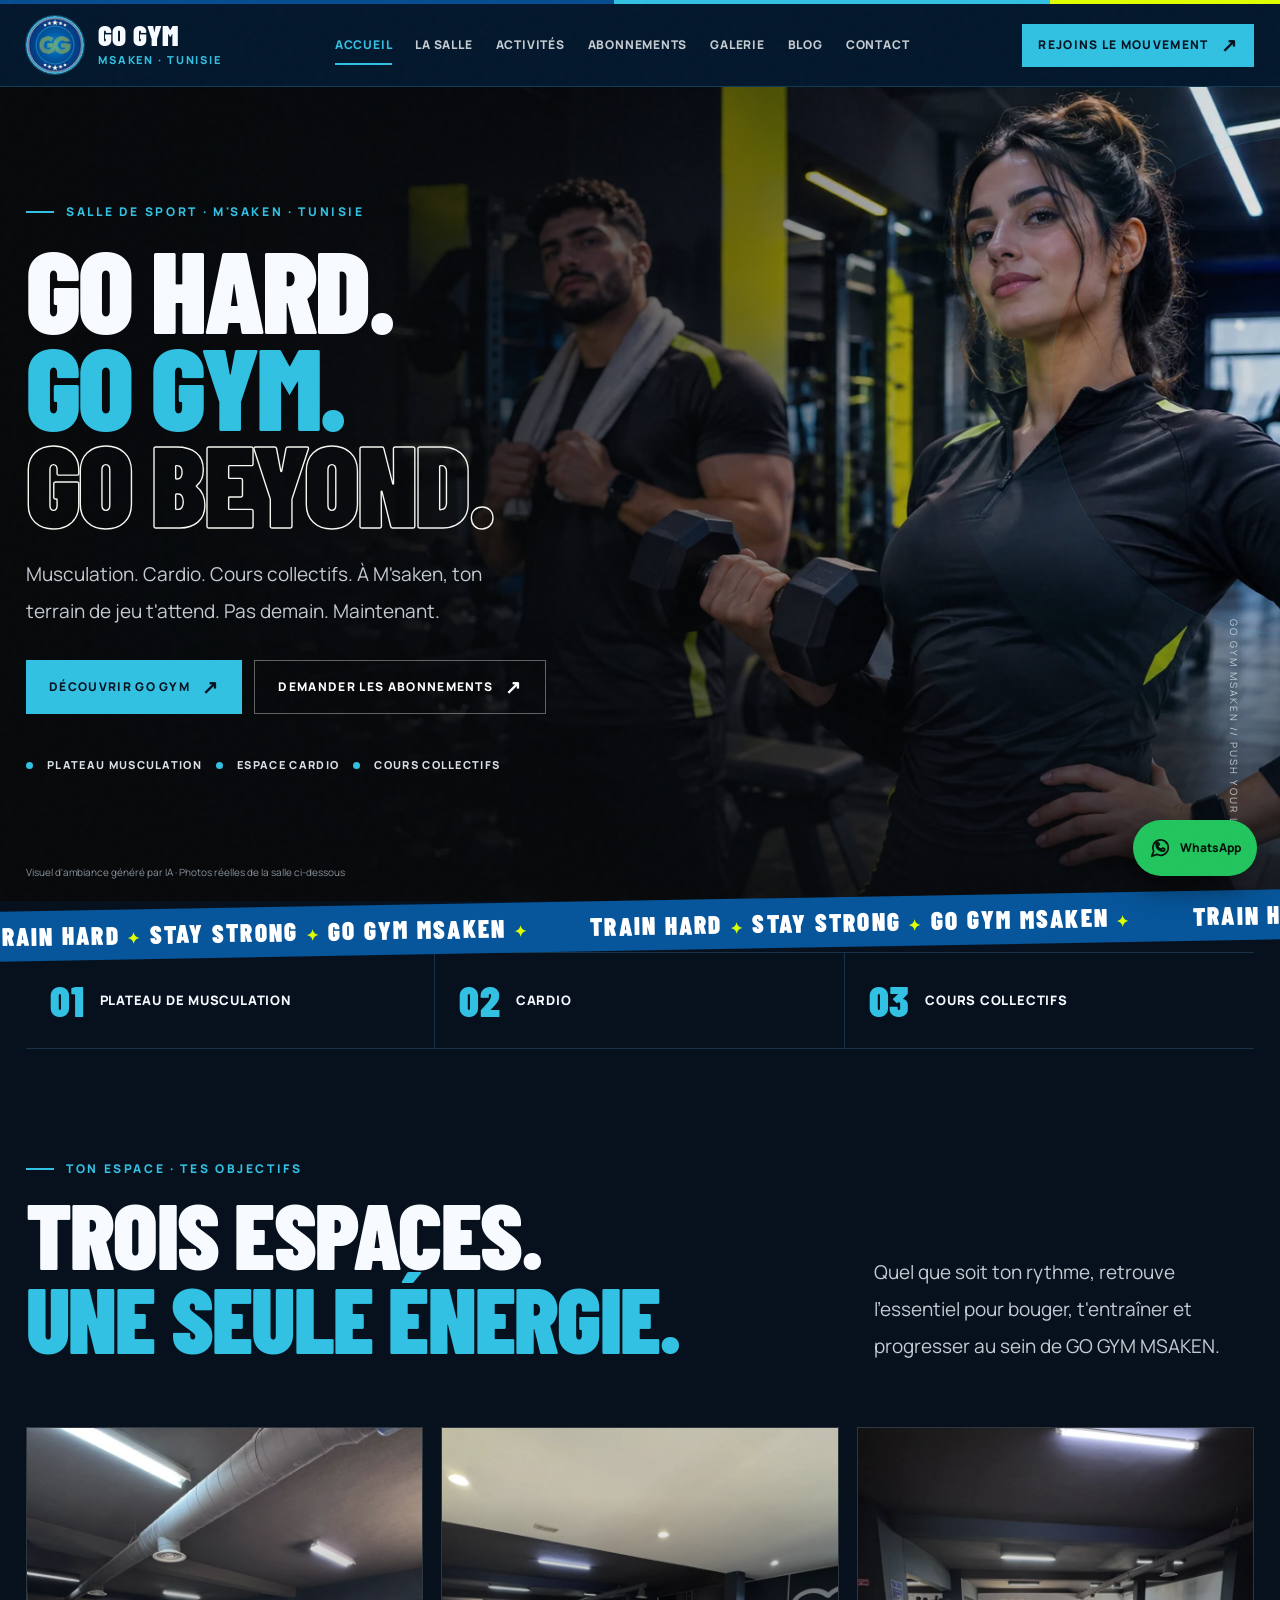
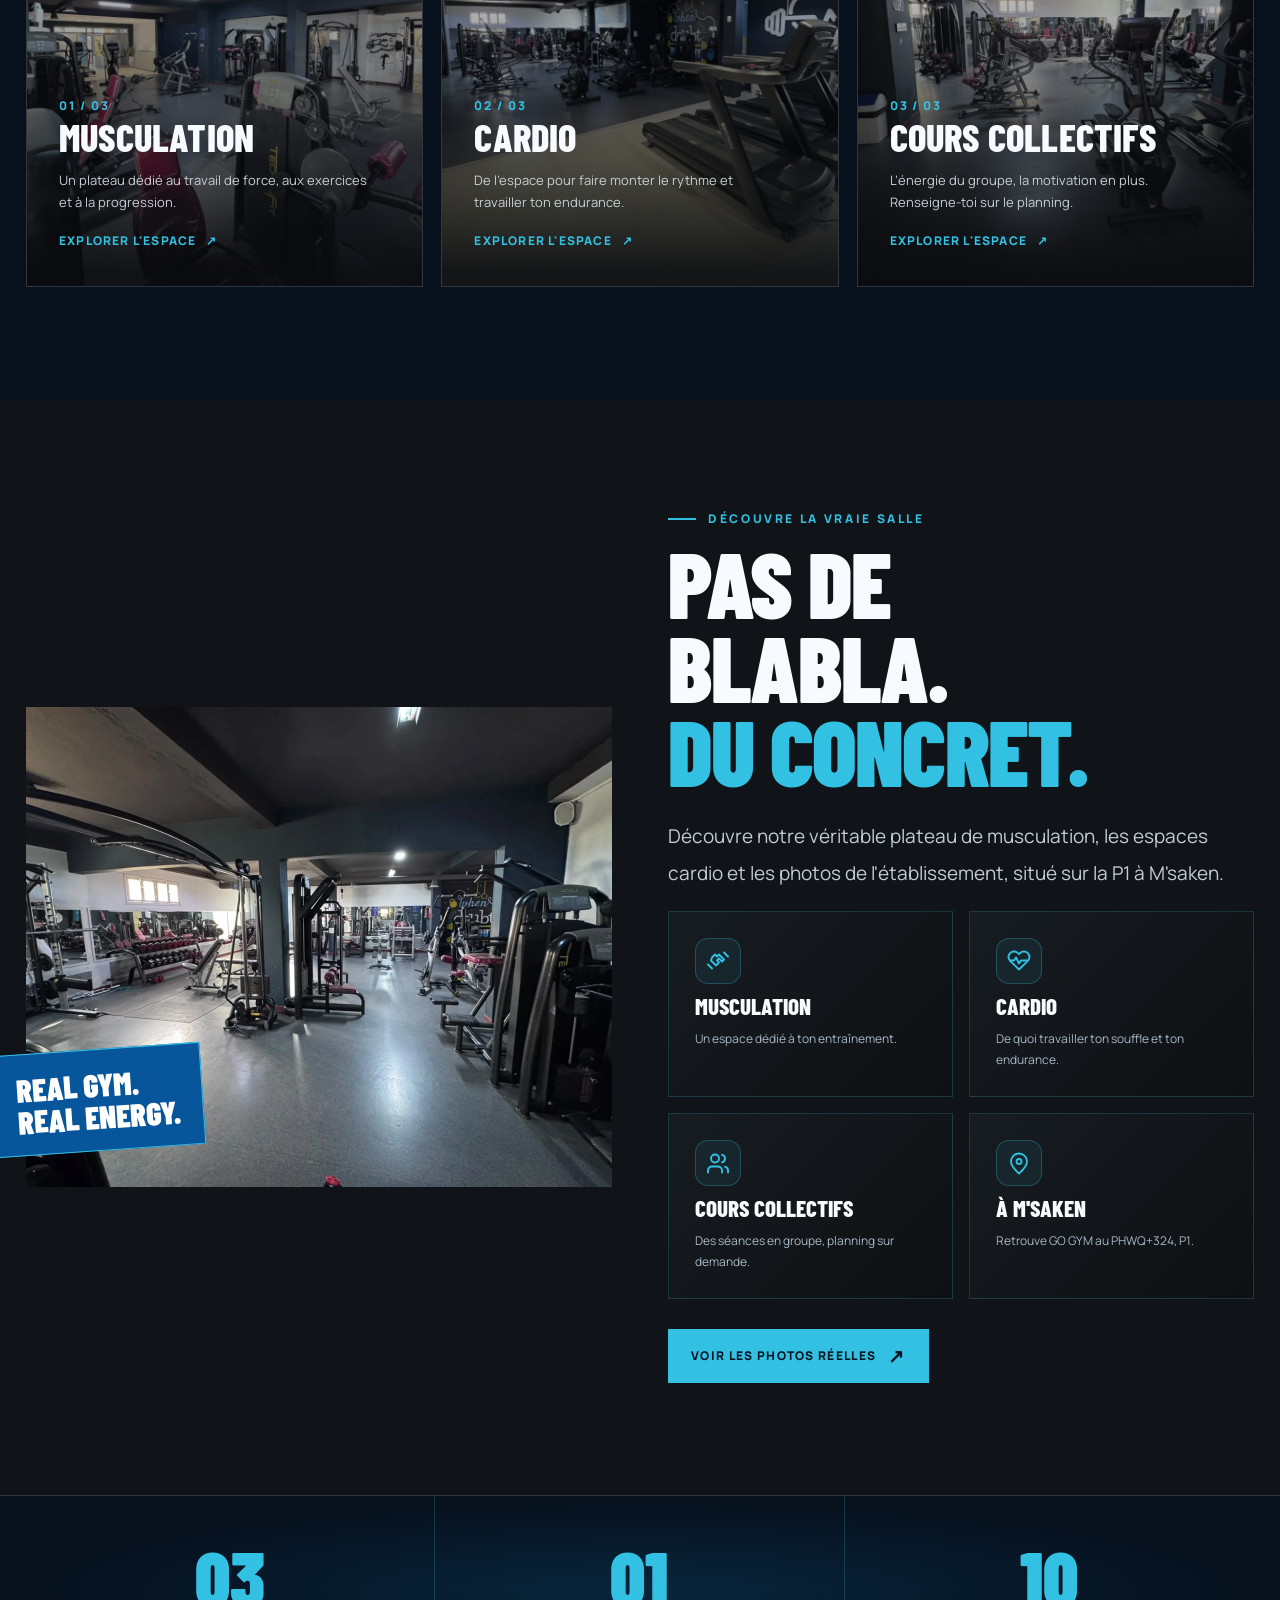
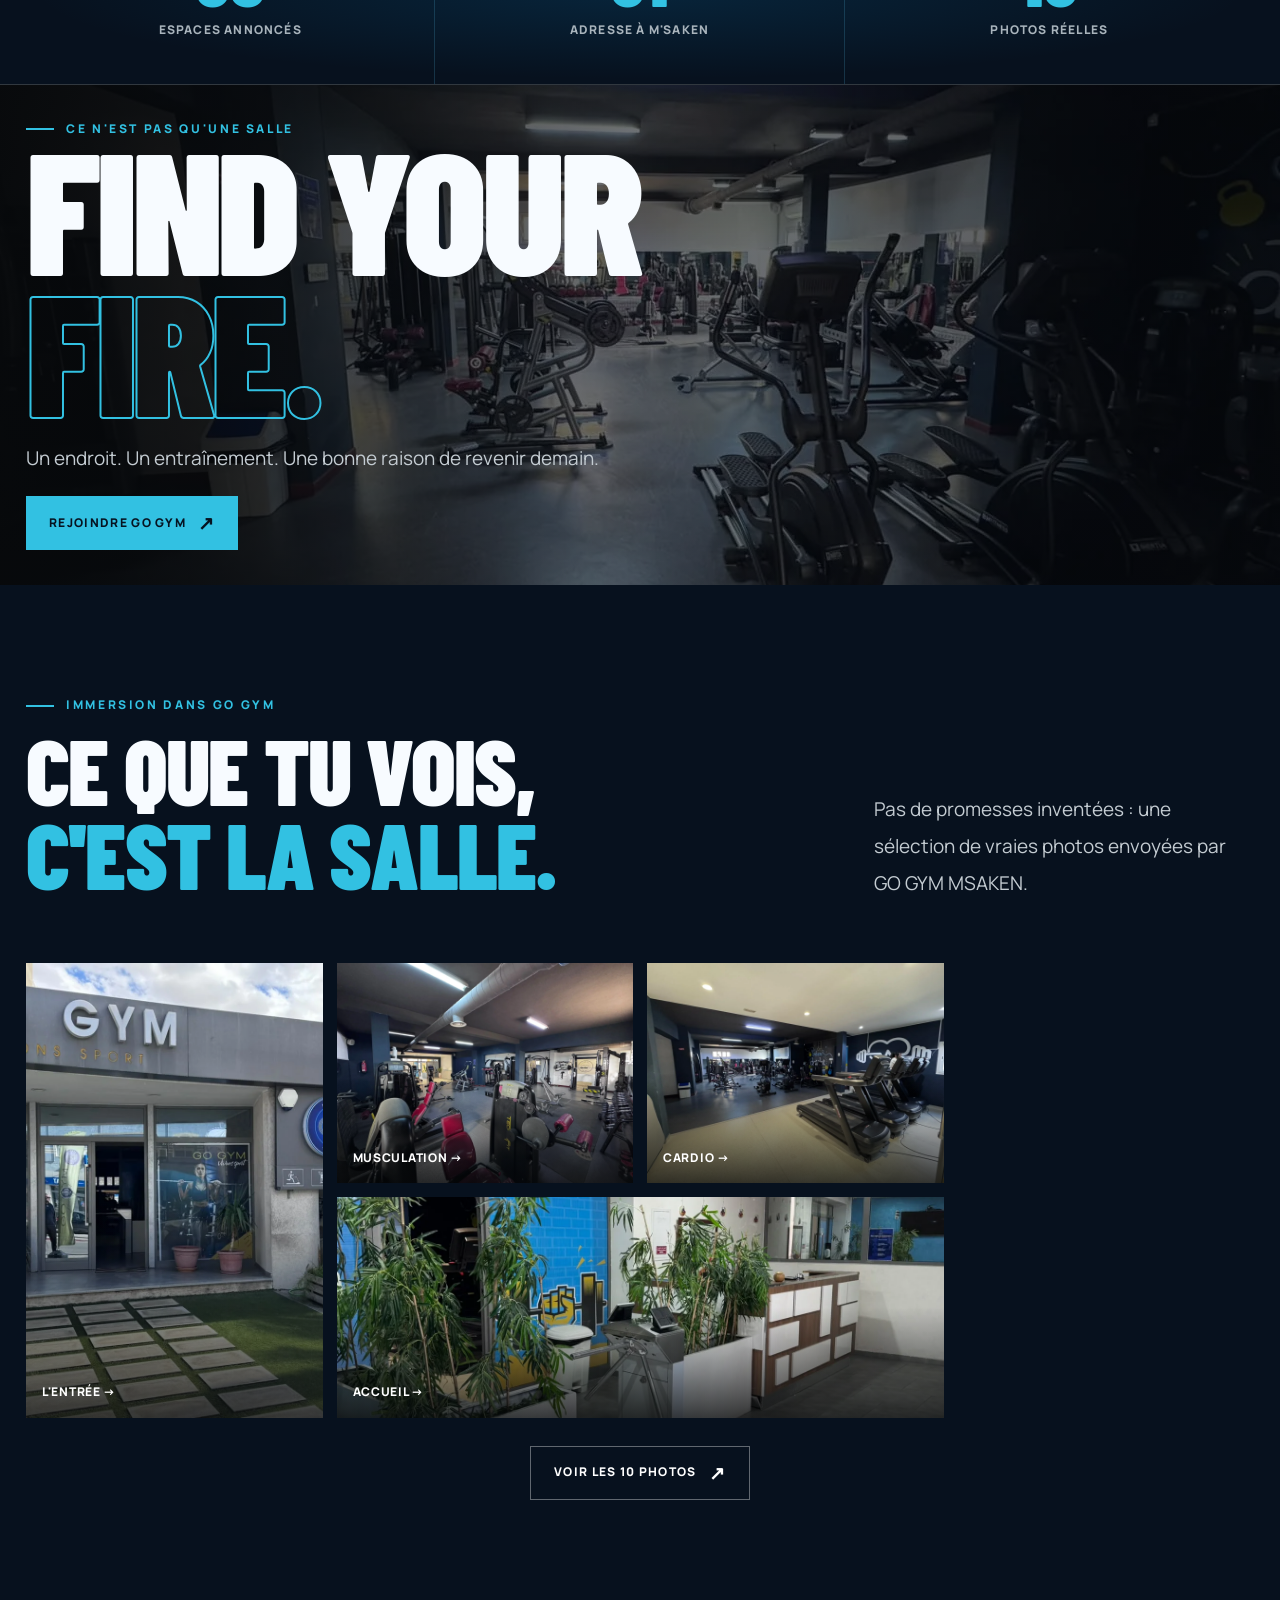
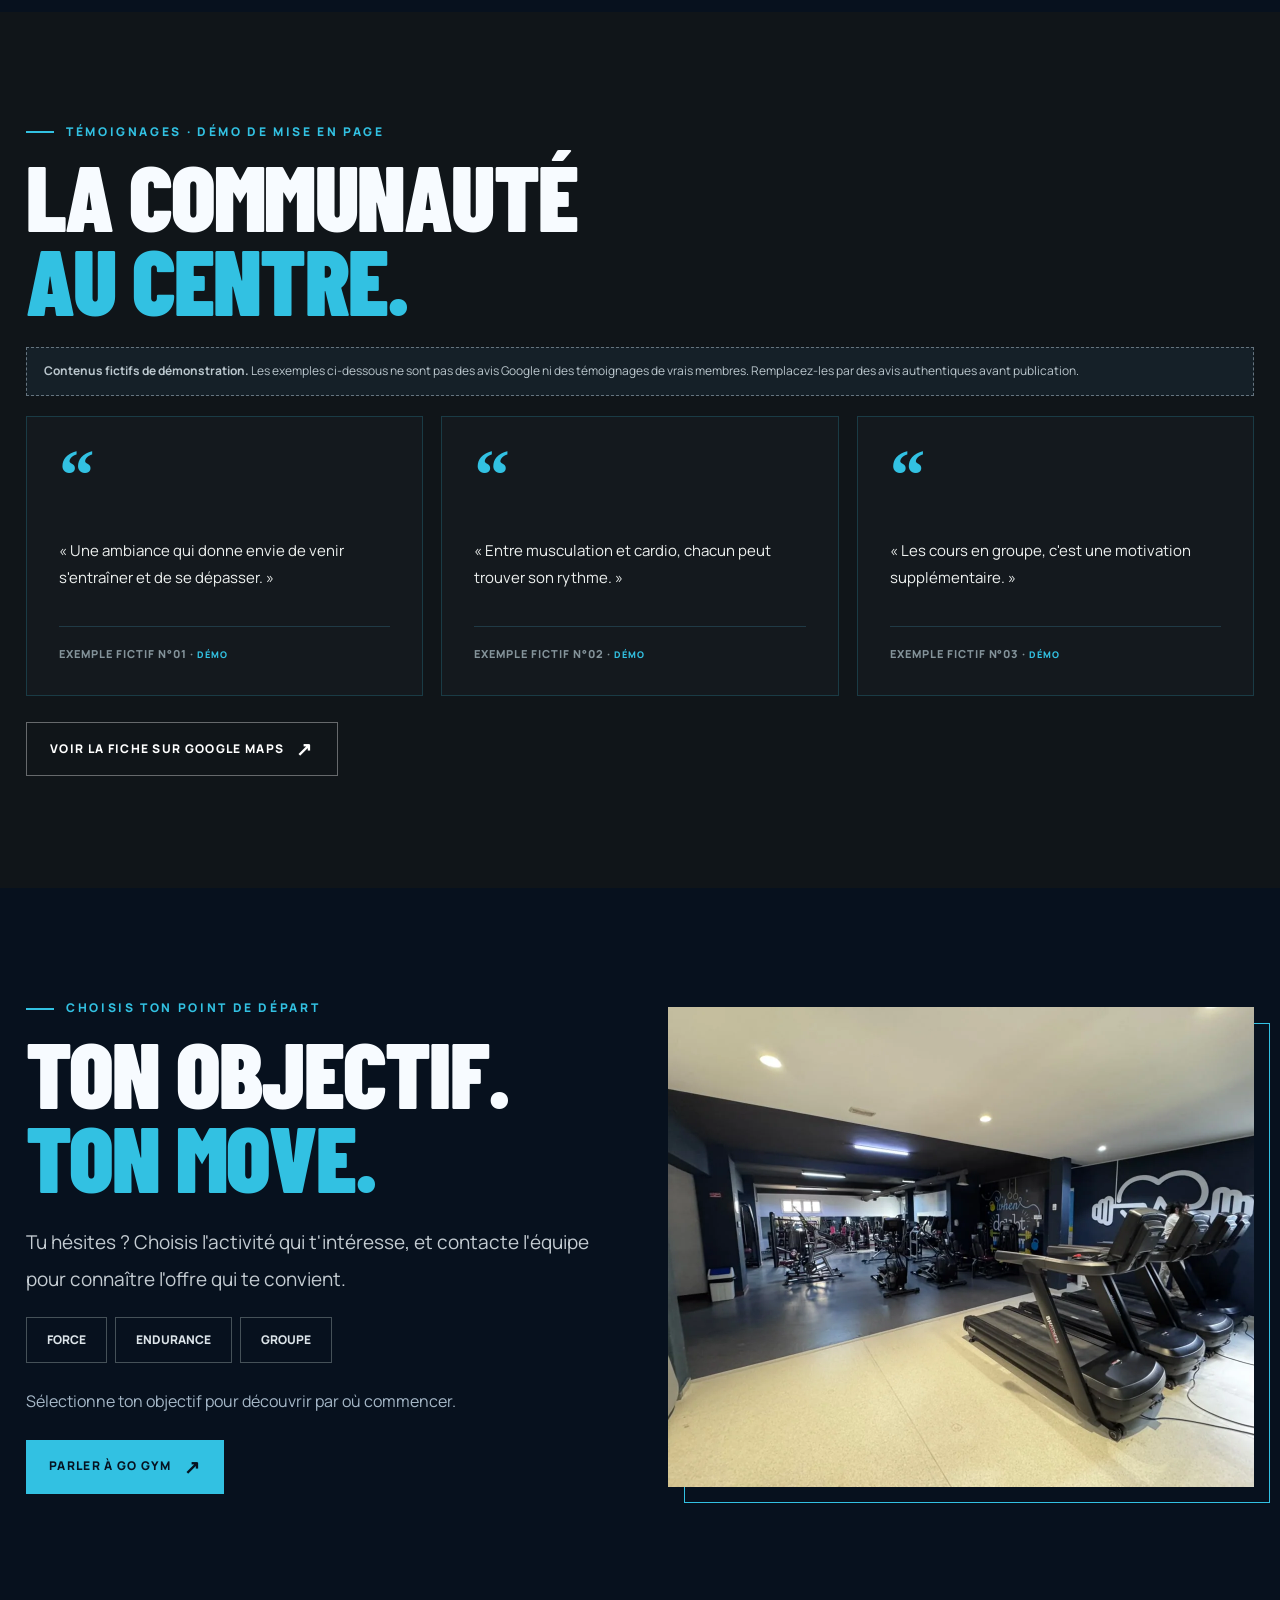
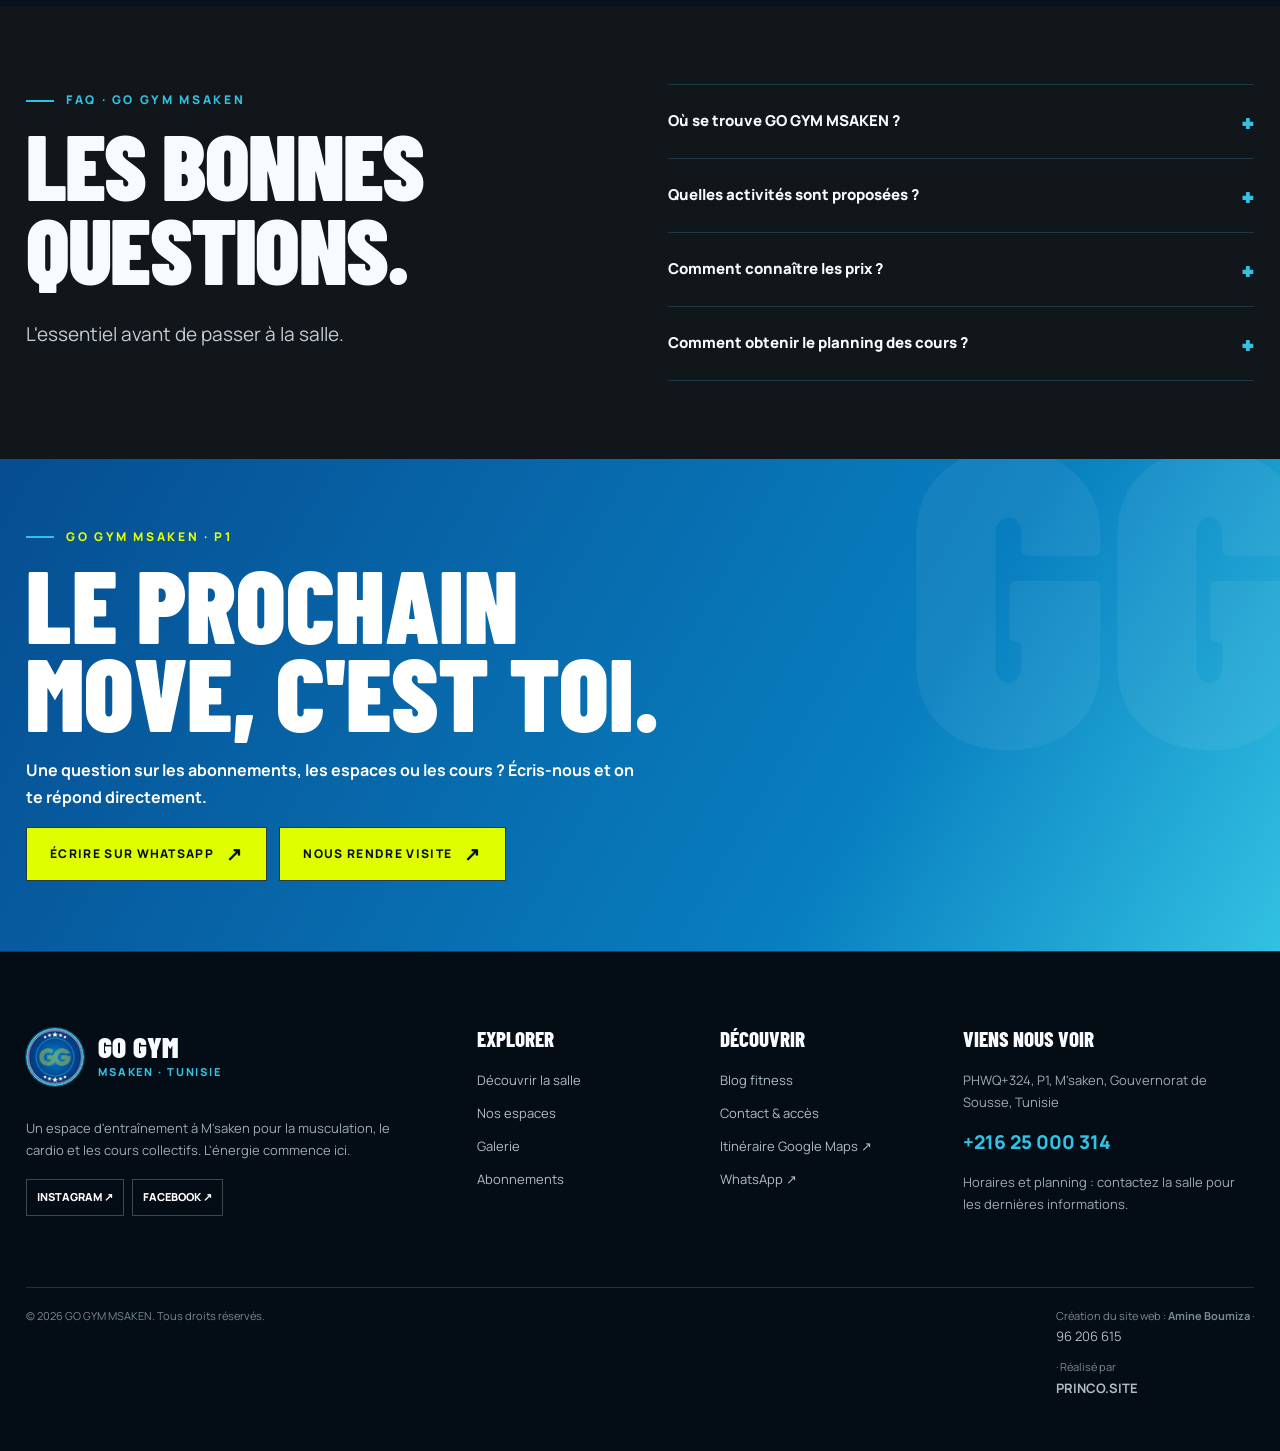
<file: index.html>
<!doctype html>
<html lang="fr-TN"><head><meta charset="utf-8"><meta name="viewport" content="width=device-width, initial-scale=1"><meta name="theme-color" content="#090b0e"><meta name="description" content="GO GYM MSAKEN, salle de sport à M&#x27;saken sur la P1 : plateau de musculation, cardio et cours collectifs. Découvrez la salle, les photos et contactez-nous."><meta name="robots" content="index,follow,max-image-preview:large"><title>Salle de sport à M&#x27;saken : musculation, cardio &amp; cours collectifs | GO GYM MSAKEN</title><meta property="og:type" content="website"><meta property="og:site_name" content="GO GYM MSAKEN"><meta property="og:locale" content="fr_TN"><meta property="og:title" content="Salle de sport à M&#x27;saken : musculation, cardio &amp; cours collectifs | GO GYM MSAKEN"><meta property="og:description" content="GO GYM MSAKEN, salle de sport à M&#x27;saken sur la P1 : plateau de musculation, cardio et cours collectifs. Découvrez la salle, les photos et contactez-nous."><meta name="twitter:card" content="summary_large_image"><link rel="icon" type="image/png" sizes="96x96" href="assets/icons/favicon.png"><link rel="shortcut icon" href="assets/icons/favicon.png"><meta name="application-name" content="GO GYM MSAKEN"><link rel="preconnect" href="https://fonts.googleapis.com"><link rel="preconnect" href="https://fonts.gstatic.com" crossorigin><link rel="stylesheet" href="css/style.css"><script type="application/ld+json">{
  "@context": "https://schema.org",
  "@type": "ExerciseGym",
  "name": "GO GYM MSAKEN",
  "description": "Salle de sport à M’saken avec plateau de musculation, cardio et salle de cours collectifs.",
  "telephone": "+21625000314",
  "address": {
    "@type": "PostalAddress",
    "streetAddress": "PHWQ+324, P1",
    "addressLocality": "M'saken",
    "addressRegion": "Sousse",
    "addressCountry": "TN"
  },
  "hasMap": "https://www.google.com/maps/search/?api=1&query=Go%20Gym%20Msaken%20PHWQ%2B324",
  "sameAs": [
    "https://www.instagram.com/gogym.msaken/",
    "https://www.facebook.com/gogym.tn/?locale=fr_FR"
  ],
  "availableLanguage": [
    "fr",
    "ar"
  ],
  "url": "https://gogymmsaken.com/",
  "logo": "https://gogymmsaken.com/assets/icons/go-gym-original.png",
  "image": "https://gogymmsaken.com/assets/images/facade-go-gym.webp"
}</script><link rel="canonical" href="https://gogymmsaken.com/"><meta property="og:url" content="https://gogymmsaken.com/"><meta property="og:image" content="https://gogymmsaken.com/assets/icons/go-gym-original.png"><meta property="og:image:alt" content="Logo officiel GO GYM MSAKEN"><meta name="twitter:image" content="https://gogymmsaken.com/assets/icons/go-gym-original.png"></head><body>
<a href="#contenu" class="skip">Aller au contenu</a><div class="topline"></div><header class="header"><nav class="nav container" aria-label="Navigation principale"><a class="brand" href="index.html" aria-label="GO GYM MSAKEN accueil"><span class="brand-mark" aria-hidden="true"><img src="assets/icons/go-gym-original.png" width="56" height="56" alt="" decoding="async"></span><span class="brand-type">GO GYM<span>MSAKEN · TUNISIE</span></span></a><div class="nav-links" id="main-nav"><a href="index.html" class="active" aria-current=page>Accueil</a><a href="la-salle.html" class="" >La salle</a><a href="activites.html" class="" >Activités</a><a href="abonnements.html" class="" >Abonnements</a><a href="galerie.html" class="" >Galerie</a><a href="blog/index.html" class="" >Blog</a><a href="contact.html" class="" >Contact</a></div><div class="nav-actions"><a class="btn btn-primary" href="https://wa.me/21625000314?text=Bonjour%20GO%20GYM%20MSAKEN%2C%20je%20souhaite%20des%20informations%20sur%20la%20salle." target="_blank" rel="noopener noreferrer">Rejoins le mouvement <span class="arrow" aria-hidden="true">↗</span></a><button class="menu-toggle" aria-controls="main-nav" aria-expanded="false" aria-label="Ouvrir le menu"><svg width="23" height="23" viewBox="0 0 24 24" fill="none" stroke="currentColor" stroke-width="1.9" stroke-linecap="round" aria-hidden="true"><path d="M4 6h16M4 12h16M4 18h16"/></svg></button></div></nav></header><main id="contenu"><section class="hero" aria-label="GO GYM MSAKEN"><div class="hero-image" style="background-image:url('assets/images/hero-ai.webp')"></div><div class="container hero-inner"><div class="eyebrow">SALLE DE SPORT · M'SAKEN · TUNISIE</div><h1 class="heading">GO HARD.<br><span class="accent">GO GYM.</span><br><span class="outline-word">GO BEYOND.</span></h1><p class="lede">Musculation. Cardio. Cours collectifs. À M'saken, ton terrain de jeu t'attend. Pas demain. Maintenant.</p><div class="button-pair"><a class="btn btn-primary" href="la-salle.html" >Découvrir GO GYM <span class="arrow" aria-hidden="true">↗</span></a><a class="btn btn-outline" href="https://wa.me/21625000314?text=Bonjour%20GO%20GYM%20MSAKEN%2C%20je%20souhaite%20des%20informations%20sur%20la%20salle." target="_blank" rel="noopener noreferrer">Demander les abonnements <span class="arrow" aria-hidden="true">↗</span></a></div><div class="hero-badges"><span class="dot"></span> Plateau musculation <span class="dot"></span> Espace cardio <span class="dot"></span> Cours collectifs</div></div><div class="hero-rail">GO GYM MSAKEN // PUSH YOUR LIMITS</div><span class="hero-disclaimer">Visuel d'ambiance généré par IA · Photos réelles de la salle ci-dessous</span></section>
<div class="ticker" aria-hidden="true"><div class="ticker-track"><span>TRAIN HARD <b>✦</b> STAY STRONG <b>✦</b> GO GYM MSAKEN <b>✦</b></span> <span>TRAIN HARD <b>✦</b> STAY STRONG <b>✦</b> GO GYM MSAKEN <b>✦</b></span> <span>TRAIN HARD <b>✦</b> STAY STRONG <b>✦</b> GO GYM MSAKEN <b>✦</b></span> <span>TRAIN HARD <b>✦</b> STAY STRONG <b>✦</b> GO GYM MSAKEN <b>✦</b></span></div></div>
<section class="container trust-strip" aria-label="Nos trois espaces"><div class="trust-item"><span class="trust-icon">01</span> Plateau de musculation</div><div class="trust-item"><span class="trust-icon">02</span> Cardio</div><div class="trust-item"><span class="trust-icon">03</span> Cours collectifs</div></section>
<section class="section container" id="espaces"><div class="section-head reveal"><div><div class="eyebrow">Ton espace · Tes objectifs</div><h2 class="h2">TROIS ESPACES.<br><span class="accent">UNE SEULE ÉNERGIE.</span></h2></div><p class="lede">Quel que soit ton rythme, retrouve l'essentiel pour bouger, t'entraîner et progresser au sein de GO GYM MSAKEN.</p></div><div class="three-cols"><a href="activites.html#musculation" class="service-card reveal"><img src="assets/images/musculation-machines.webp" loading="lazy" decoding="async" alt="Musculation à GO GYM MSAKEN" ><div class="service-content"><span class="service-number">01 / 03</span><h3 class="h3">Musculation</h3><p>Un plateau dédié au travail de force, aux exercices et à la progression.</p><span class="card-link">Explorer l'espace <span aria-hidden="true">↗</span></span></div></a><a href="activites.html#cardio" class="service-card reveal"><img src="assets/images/cardio-tapis.webp" loading="lazy" decoding="async" alt="Cardio à GO GYM MSAKEN" ><div class="service-content"><span class="service-number">02 / 03</span><h3 class="h3">Cardio</h3><p>De l’espace pour faire monter le rythme et travailler ton endurance.</p><span class="card-link">Explorer l'espace <span aria-hidden="true">↗</span></span></div></a><a href="activites.html#cours" class="service-card reveal"><img src="assets/images/cardio-espace.webp" loading="lazy" decoding="async" alt="Cours collectifs à GO GYM MSAKEN" ><div class="service-content"><span class="service-number">03 / 03</span><h3 class="h3">Cours collectifs</h3><p>L’énergie du groupe, la motivation en plus. Renseigne-toi sur le planning.</p><span class="card-link">Explorer l'espace <span aria-hidden="true">↗</span></span></div></a></div></section>
<section class="section" style="background:#101418"><div class="container two-cols"><div class="photo-frame reveal"><img src="assets/images/musculation-interieur.webp" loading="lazy" decoding="async" alt="Photo réelle du plateau de musculation GO GYM MSAKEN" ><div class="photo-stamp">REAL GYM.<br>REAL ENERGY.</div></div><div class="reveal"><div class="eyebrow">Découvre la vraie salle</div><h2 class="h2">PAS DE<br>BLABLA.<br><span class="accent">DU CONCRET.</span></h2><p class="lede">Découvre notre véritable plateau de musculation, les espaces cardio et les photos de l'établissement, situé sur la P1 à M'saken.</p><div class="feature-grid"><div class="feature"><span class="glyph"><svg width="24" height="24" viewBox="0 0 24 24" fill="none" stroke="currentColor" stroke-width="1.9" stroke-linecap="round" stroke-linejoin="round" aria-hidden="true"><path d="m6 9 3-3 2 2 2-2 5 5-2 2-3-3-2 2 2 2-3 3-5-5z"/><path d="M2 16l4 4m12-16 4 4"/></svg></span><b>Musculation</b><p>Un espace dédié à ton entraînement.</p></div><div class="feature"><span class="glyph"><svg width="24" height="24" viewBox="0 0 24 24" fill="none" stroke="currentColor" stroke-width="1.9" stroke-linecap="round" stroke-linejoin="round" aria-hidden="true"><path d="M20.8 4.6a5.5 5.5 0 0 0-7.8 0L12 5.7l-1.1-1.1a5.5 5.5 0 0 0-7.8 7.8L12 21l8.8-8.6a5.5 5.5 0 0 0 0-7.8Z"/><path d="M3 12h4l2-3 3 6 2-3h6"/></svg></span><b>Cardio</b><p>De quoi travailler ton souffle et ton endurance.</p></div><div class="feature"><span class="glyph"><svg width="24" height="24" viewBox="0 0 24 24" fill="none" stroke="currentColor" stroke-width="1.9" stroke-linecap="round" stroke-linejoin="round" aria-hidden="true"><path d="M16 21v-2a4 4 0 0 0-4-4H6a4 4 0 0 0-4 4v2"/><circle cx="9" cy="7" r="4"/><path d="M22 21v-2a4 4 0 0 0-3-3.87M16 3.13a4 4 0 0 1 0 7.75"/></svg></span><b>Cours collectifs</b><p>Des séances en groupe, planning sur demande.</p></div><div class="feature"><span class="glyph"><svg width="24" height="24" viewBox="0 0 24 24" fill="none" stroke="currentColor" stroke-width="1.9" stroke-linecap="round" stroke-linejoin="round" aria-hidden="true"><path d="M20 10c0 5-8 12-8 12S4 15 4 10a8 8 0 1 1 16 0Z"/><circle cx="12" cy="10" r="2.5"/></svg></span><b>À M'saken</b><p>Retrouve GO GYM au PHWQ+324, P1.</p></div></div><div style="margin-top:30px"><a class="btn btn-primary" href="galerie.html" >Voir les photos réelles <span class="arrow" aria-hidden="true">↗</span></a></div></div></div></section>
<section class="stats"><div class="container stats-grid"><div class="stat"><strong>03</strong><span>Espaces annoncés</span></div><div class="stat"><strong>01</strong><span>Adresse à M'saken</span></div><div class="stat"><strong>10</strong><span>Photos réelles</span></div></div></section>
<section class="showcase"><img src="assets/images/cardio-espace.webp" loading="lazy" decoding="async" alt="Salle de cardio et de musculation GO GYM MSAKEN" ><div class="container reveal"><div class="eyebrow">Ce n'est pas qu'une salle</div><div class="big-text">FIND YOUR<br><em>FIRE.</em></div><p class="lede">Un endroit. Un entraînement. Une bonne raison de revenir demain.</p><a class="btn btn-primary" href="https://wa.me/21625000314?text=Bonjour%20GO%20GYM%20MSAKEN%2C%20je%20souhaite%20des%20informations%20sur%20la%20salle." target="_blank" rel="noopener noreferrer">Rejoindre GO GYM <span class="arrow" aria-hidden="true">↗</span></a></div></section>
<section class="section container"><div class="section-head reveal"><div><div class="eyebrow">Immersion dans GO GYM</div><h2 class="h2">CE QUE TU VOIS,<br><span class="accent">C'EST LA SALLE.</span></h2></div><p class="lede">Pas de promesses inventées : une sélection de vraies photos envoyées par GO GYM MSAKEN.</p></div><div class="gallery-grid"><a href="galerie.html" class="gallery-item tall" aria-label="Voir la salle de musculation"><img src="assets/images/facade-go-gym.webp" loading="lazy" decoding="async" alt="Façade réelle de GO GYM MSAKEN" ><span class="gallery-tag">L'entrée →</span></a><a href="galerie.html" class="gallery-item" aria-label="Voir le plateau de musculation"><img src="assets/images/musculation-machines.webp" loading="lazy" decoding="async" alt="Machines de musculation de GO GYM" ><span class="gallery-tag">Musculation →</span></a><a href="galerie.html" class="gallery-item" aria-label="Voir le cardio"><img src="assets/images/cardio-tapis.webp" loading="lazy" decoding="async" alt="Tapis de course chez GO GYM" ><span class="gallery-tag">Cardio →</span></a><a href="galerie.html" class="gallery-item wide" aria-label="Voir la réception"><img src="assets/images/accueil-reception.webp" loading="lazy" decoding="async" alt="Réception de GO GYM MSAKEN" ><span class="gallery-tag">Accueil →</span></a></div><div style="text-align:center;margin-top:28px"><a class="btn btn-outline" href="galerie.html" >Voir les 10 photos <span class="arrow" aria-hidden="true">↗</span></a></div></section>
<section class="section" style="background:#101519"><div class="container"><div class="eyebrow">Témoignages · démo de mise en page</div><h2 class="h2">LA COMMUNAUTÉ<br><span class="accent">AU CENTRE.</span></h2><div class="demo-banner"><strong>Contenus fictifs de démonstration.</strong> Les exemples ci-dessous ne sont pas des avis Google ni des témoignages de vrais membres. Remplacez-les par des avis authentiques avant publication.</div><div class="three-cols"><article class="quote-card reveal"><span class="qmark">“</span><p>« Une ambiance qui donne envie de venir s'entraîner et de se dépasser. »</p><div class="quote-foot">Exemple fictif n°01 · <small>démo</small></div></article><article class="quote-card reveal"><span class="qmark">“</span><p>« Entre musculation et cardio, chacun peut trouver son rythme. »</p><div class="quote-foot">Exemple fictif n°02 · <small>démo</small></div></article><article class="quote-card reveal"><span class="qmark">“</span><p>« Les cours en groupe, c'est une motivation supplémentaire. »</p><div class="quote-foot">Exemple fictif n°03 · <small>démo</small></div></article></div><div style="margin-top:26px"><a class="btn btn-outline" href="https://www.google.com/maps/search/?api=1&amp;query=Go%20Gym%20Msaken%20PHWQ%2B324" target="_blank" rel="noopener noreferrer">Voir la fiche sur Google Maps <span class="arrow" aria-hidden="true">↗</span></a></div></div></section>
<section class="section container"><div class="two-cols"><div class="reveal"><div class="eyebrow">Choisis ton point de départ</div><h2 class="h2">TON OBJECTIF.<br><span class="accent">TON MOVE.</span></h2><p class="lede">Tu hésites ? Choisis l'activité qui t'intéresse, et contacte l'équipe pour connaître l'offre qui te convient.</p><div class="filters" role="group" aria-label="Choisir une activité"><button class="filter" data-goal="musculation" aria-pressed="false">Force</button><button class="filter" data-goal="cardio" aria-pressed="false">Endurance</button><button class="filter" data-goal="collectif" aria-pressed="false">Groupe</button></div><p id="goal-result" class="muted" aria-live="polite">Sélectionne ton objectif pour découvrir par où commencer.</p><div style="margin-top:24px"><a class="btn btn-primary" href="https://wa.me/21625000314?text=Bonjour%20GO%20GYM%20MSAKEN%2C%20je%20souhaite%20des%20informations%20sur%20la%20salle." target="_blank" rel="noopener noreferrer">Parler à GO GYM <span class="arrow" aria-hidden="true">↗</span></a></div></div><div class="photo-frame reveal"><img src="assets/images/cardio-tapis.webp" loading="lazy" decoding="async" alt="Espace cardio et tapis de course à GO GYM MSAKEN" ></div></div></section>
<section class="section tight" style="background:#11161a"><div class="container two-cols"><div><div class="eyebrow">FAQ · GO GYM MSAKEN</div><h2 class="h2">LES BONNES<br>QUESTIONS.</h2><p class="lede">L'essentiel avant de passer à la salle.</p></div><div class="faq"><details><summary>Où se trouve GO GYM MSAKEN ?</summary><p>Sur la route P1 à M'saken, à l'adresse PHWQ+324. Utilise le bouton Itinéraire pour ouvrir Google Maps.</p></details><details><summary>Quelles activités sont proposées ?</summary><p>GO GYM MSAKEN propose un plateau de musculation, du cardio et une salle de cours collectifs.</p></details><details><summary>Comment connaître les prix ?</summary><p>Les tarifs peuvent changer. Contacte directement la salle au +216 25 000 314 ou sur WhatsApp pour les offres à jour.</p></details><details><summary>Comment obtenir le planning des cours ?</summary><p>Le planning précis n'a pas été communiqué. Demande les horaires actuels auprès de GO GYM sur WhatsApp.</p></details></div></div></section><section class="cta-band"><div class="container"><div class="eyebrow" style="color:#141818">GO GYM MSAKEN · P1</div><h2>LE PROCHAIN<br>MOVE, C'EST TOI.</h2><p>Une question sur les abonnements, les espaces ou les cours ? Écris-nous et on te répond directement.</p><div class="button-pair"><a class="btn btn-dark" href="https://wa.me/21625000314?text=Bonjour%20GO%20GYM%20MSAKEN%2C%20je%20souhaite%20des%20informations%20sur%20la%20salle." target="_blank" rel="noopener noreferrer">Écrire sur WhatsApp <span class="arrow" aria-hidden="true">↗</span></a><a class="btn btn-dark" href="https://www.google.com/maps/search/?api=1&amp;query=Go%20Gym%20Msaken%20PHWQ%2B324" target="_blank" rel="noopener noreferrer">Nous rendre visite <span class="arrow" aria-hidden="true">↗</span></a></div></div></section></main><footer class="footer"><div class="container"><div class="footer-grid"><div><a class="brand" href="index.html"><span class="brand-mark" aria-hidden="true"><img src="assets/icons/go-gym-original.png" width="56" height="56" alt="" decoding="async"></span><span class="brand-type">GO GYM<span>MSAKEN · TUNISIE</span></span></a><p>Un espace d'entraînement à M'saken pour la musculation, le cardio et les cours collectifs. L'énergie commence ici.</p><div class="social-row"><a href="https://www.instagram.com/gogym.msaken/" target="_blank" rel="noopener noreferrer">Instagram ↗</a><a href="https://www.facebook.com/gogym.tn/?locale=fr_FR" target="_blank" rel="noopener noreferrer">Facebook ↗</a></div></div><div><h4>Explorer</h4><a href="la-salle.html">Découvrir la salle</a><a href="activites.html">Nos espaces</a><a href="galerie.html">Galerie</a><a href="abonnements.html">Abonnements</a></div><div><h4>Découvrir</h4><a href="blog/index.html">Blog fitness</a><a href="contact.html">Contact & accès</a><a href="https://www.google.com/maps/search/?api=1&query=Go%20Gym%20Msaken%20PHWQ%2B324" target="_blank" rel="noopener noreferrer">Itinéraire Google Maps ↗</a><a href="https://wa.me/21625000314?text=Bonjour%20GO%20GYM%20MSAKEN%2C%20je%20souhaite%20des%20informations%20sur%20la%20salle." target="_blank" rel="noopener noreferrer">WhatsApp ↗</a></div><div><h4>Viens nous voir</h4><p>PHWQ+324, P1, M'saken, Gouvernorat de Sousse, Tunisie</p><a href="tel:+21625000314" style="font-weight:900;color:var(--accent);font-size:19px">+216 25 000 314</a><p>Horaires et planning : contactez la salle pour les dernières informations.</p></div></div><div class="footer-bottom"><span>© <span data-current-year>2026</span> GO GYM MSAKEN. Tous droits réservés.</span><span class="site-credit">Création du site web : <strong>Amine Boumiza</strong> · <a href="tel:+21696206615">96 206 615</a> · Réalisé par <a href="https://princo.site" target="_blank" rel="noopener noreferrer"><strong>PRINCO.SITE</strong></a></span></div></div></footer><a href="https://wa.me/21625000314?text=Bonjour%20GO%20GYM%20MSAKEN%2C%20je%20souhaite%20des%20informations%20sur%20la%20salle." class="whatsapp-float" target="_blank" rel="noopener noreferrer" aria-label="Contacter GO GYM MSAKEN sur WhatsApp"><span class="whatsapp-icon" aria-hidden="true"><svg width="24" height="24" viewBox="0 0 24 24" fill="none" stroke="currentColor" stroke-width="1.9" stroke-linecap="round" stroke-linejoin="round" aria-hidden="true"><path d="M21 11.5a8.4 8.4 0 0 1-12.4 7.4L3 21l2.1-5.6A8.4 8.4 0 1 1 21 11.5Z"/><path d="M8.8 8.2c.4 2.6 2.4 4.6 5 5l1.3-1.3 2 1.2-.4 2c-5.4 1.1-9.7-3.2-8.6-8.6l2-.4 1.2 2-1.5 1.1Z"/></svg></span><span>WhatsApp</span></a><script src="js/main.js" defer></script></body></html>
</file>
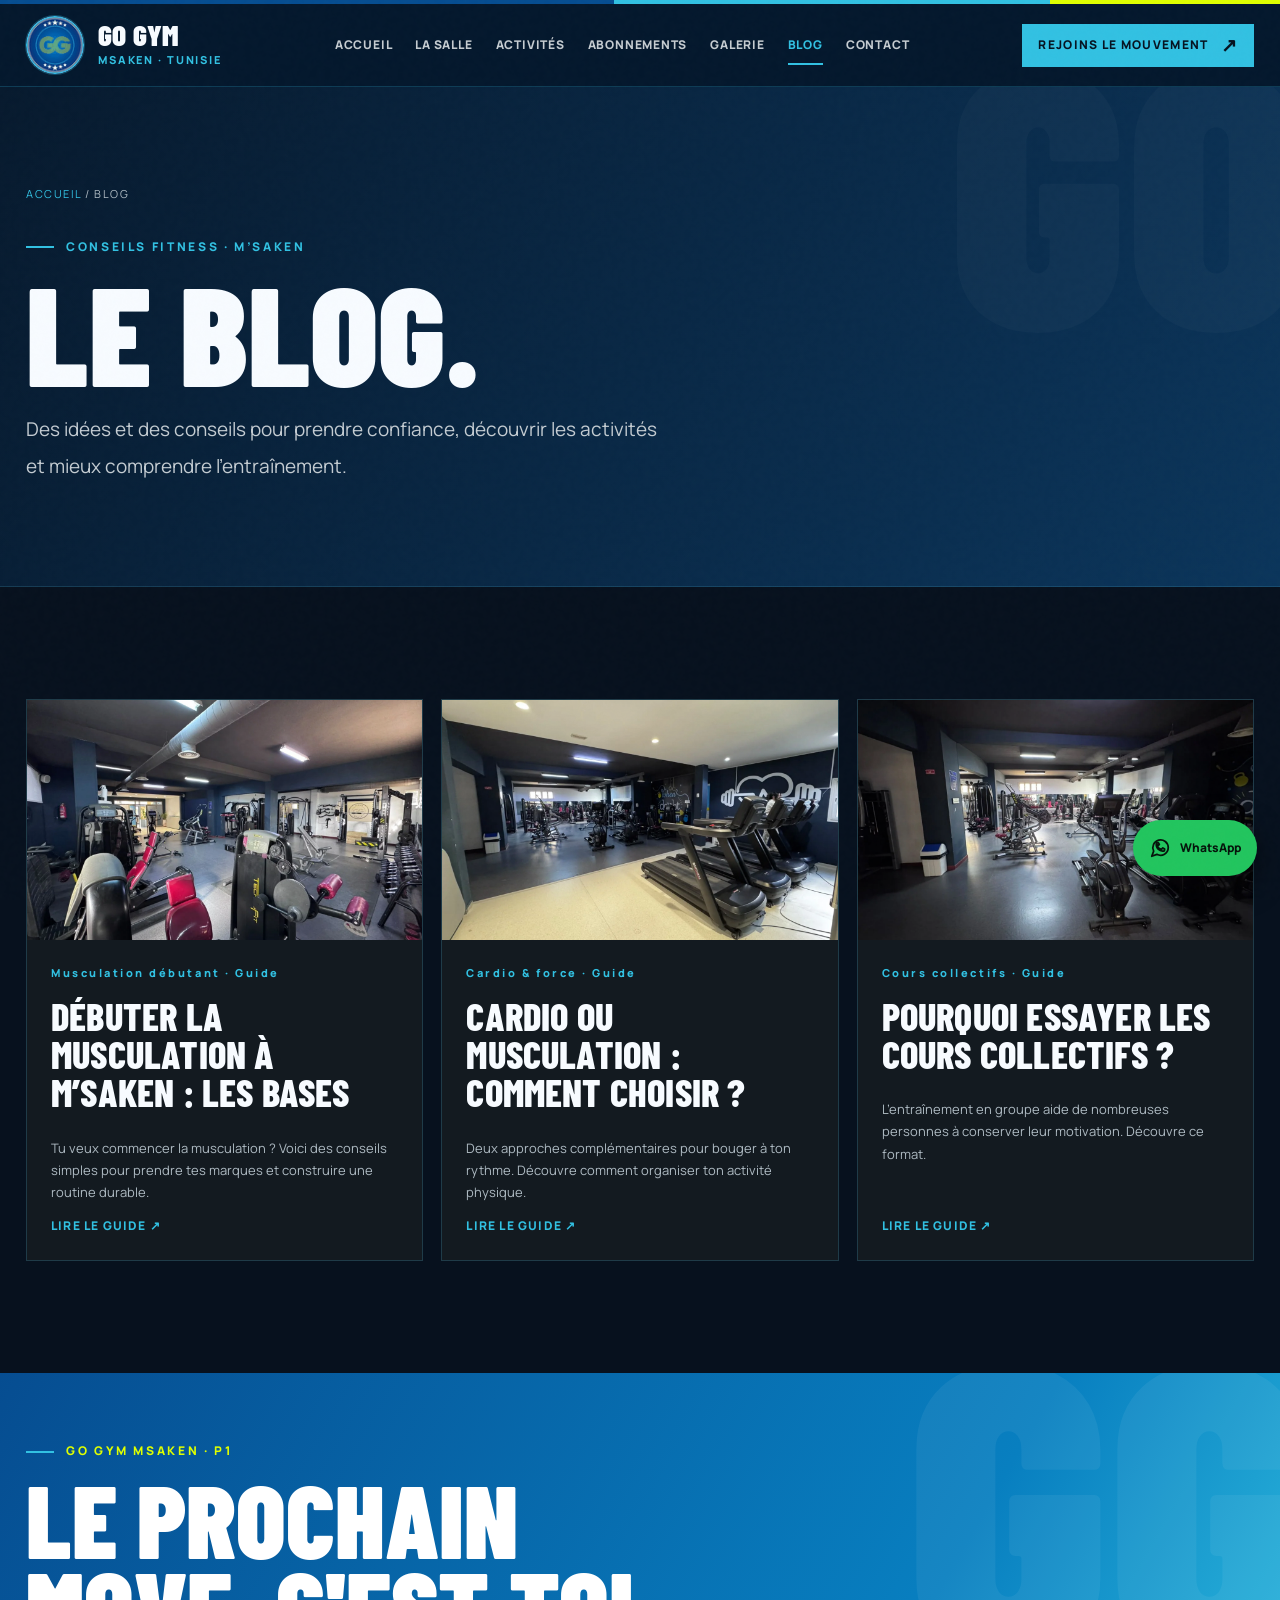
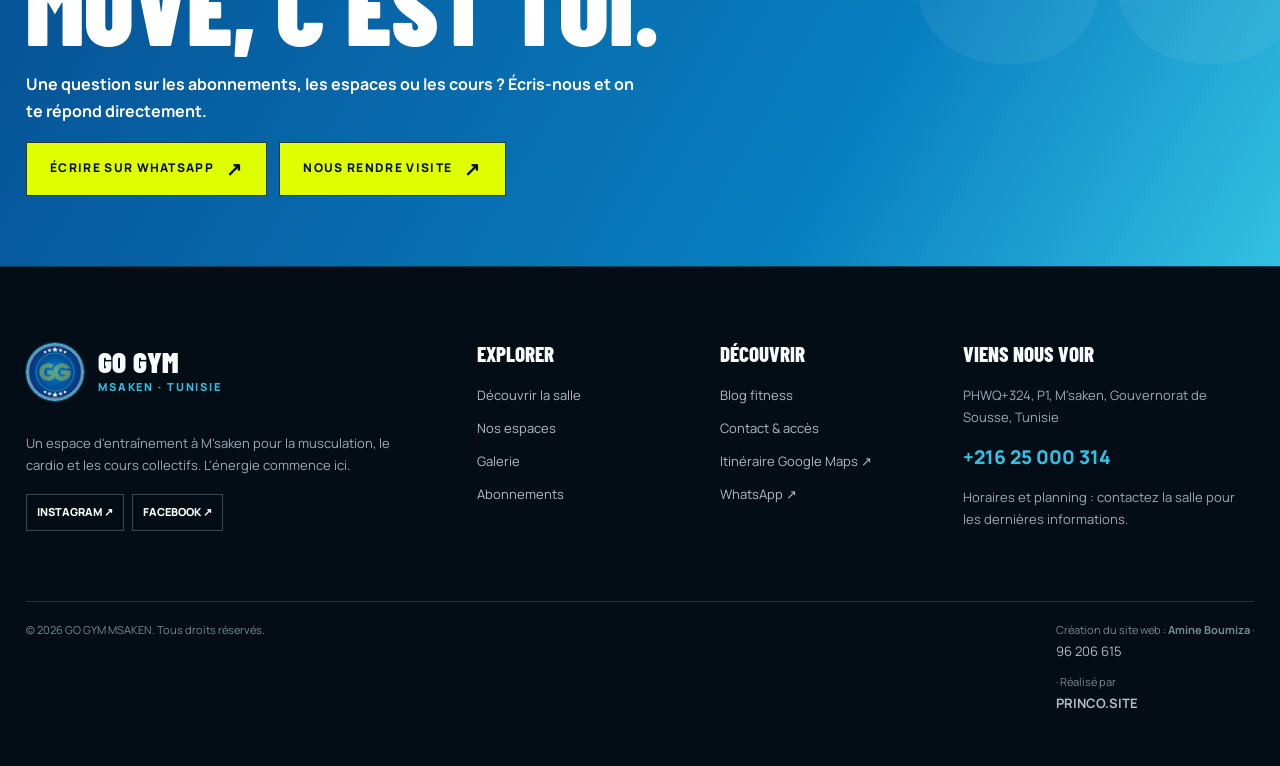
<file: blog/index.html>
<!doctype html>
<html lang="fr-TN"><head><meta charset="utf-8"><meta name="viewport" content="width=device-width, initial-scale=1"><meta name="theme-color" content="#090b0e"><meta name="description" content="Conseils fitness GO GYM MSAKEN : débuter la musculation, comprendre le cardio et découvrir les cours collectifs à M&#x27;saken."><meta name="robots" content="index,follow,max-image-preview:large"><title>Blog fitness à M&#x27;saken : conseils musculation &amp; cardio | GO GYM MSAKEN</title><meta property="og:type" content="website"><meta property="og:site_name" content="GO GYM MSAKEN"><meta property="og:locale" content="fr_TN"><meta property="og:title" content="Blog fitness à M&#x27;saken : conseils musculation &amp; cardio | GO GYM MSAKEN"><meta property="og:description" content="Conseils fitness GO GYM MSAKEN : débuter la musculation, comprendre le cardio et découvrir les cours collectifs à M&#x27;saken."><meta name="twitter:card" content="summary_large_image"><link rel="icon" type="image/png" sizes="96x96" href="../assets/icons/favicon.png"><link rel="shortcut icon" href="../assets/icons/favicon.png"><meta name="application-name" content="GO GYM MSAKEN"><link rel="preconnect" href="https://fonts.googleapis.com"><link rel="preconnect" href="https://fonts.gstatic.com" crossorigin><link rel="stylesheet" href="../css/style.css"><script type="application/ld+json">{
  "@context": "https://schema.org",
  "@type": "ExerciseGym",
  "name": "GO GYM MSAKEN",
  "description": "Salle de sport à M’saken avec plateau de musculation, cardio et salle de cours collectifs.",
  "telephone": "+21625000314",
  "address": {
    "@type": "PostalAddress",
    "streetAddress": "PHWQ+324, P1",
    "addressLocality": "M'saken",
    "addressRegion": "Sousse",
    "addressCountry": "TN"
  },
  "hasMap": "https://www.google.com/maps/search/?api=1&query=Go%20Gym%20Msaken%20PHWQ%2B324",
  "sameAs": [
    "https://www.instagram.com/gogym.msaken/",
    "https://www.facebook.com/gogym.tn/?locale=fr_FR"
  ],
  "availableLanguage": [
    "fr",
    "ar"
  ],
  "url": "https://gogymmsaken.com/",
  "logo": "https://gogymmsaken.com/assets/icons/go-gym-original.png",
  "image": "https://gogymmsaken.com/assets/images/facade-go-gym.webp"
}</script><link rel="canonical" href="https://gogymmsaken.com/blog/index.html"><meta property="og:url" content="https://gogymmsaken.com/blog/index.html"><meta property="og:image" content="https://gogymmsaken.com/assets/icons/go-gym-original.png"><meta property="og:image:alt" content="Logo officiel GO GYM MSAKEN"><meta name="twitter:image" content="https://gogymmsaken.com/assets/icons/go-gym-original.png"></head><body>
<a href="#contenu" class="skip">Aller au contenu</a><div class="topline"></div><header class="header"><nav class="nav container" aria-label="Navigation principale"><a class="brand" href="../index.html" aria-label="GO GYM MSAKEN accueil"><span class="brand-mark" aria-hidden="true"><img src="../assets/icons/go-gym-original.png" width="56" height="56" alt="" decoding="async"></span><span class="brand-type">GO GYM<span>MSAKEN · TUNISIE</span></span></a><div class="nav-links" id="main-nav"><a href="../index.html" class="" >Accueil</a><a href="../la-salle.html" class="" >La salle</a><a href="../activites.html" class="" >Activités</a><a href="../abonnements.html" class="" >Abonnements</a><a href="../galerie.html" class="" >Galerie</a><a href="../blog/index.html" class="active" aria-current=page>Blog</a><a href="../contact.html" class="" >Contact</a></div><div class="nav-actions"><a class="btn btn-primary" href="https://wa.me/21625000314?text=Bonjour%20GO%20GYM%20MSAKEN%2C%20je%20souhaite%20des%20informations%20sur%20la%20salle." target="_blank" rel="noopener noreferrer">Rejoins le mouvement <span class="arrow" aria-hidden="true">↗</span></a><button class="menu-toggle" aria-controls="main-nav" aria-expanded="false" aria-label="Ouvrir le menu"><svg width="23" height="23" viewBox="0 0 24 24" fill="none" stroke="currentColor" stroke-width="1.9" stroke-linecap="round" aria-hidden="true"><path d="M4 6h16M4 12h16M4 18h16"/></svg></button></div></nav></header><main id="contenu"><section class="page-hero"><div class="container"><div class="breadcrumbs"><a href="../index.html">Accueil</a> / Blog</div><div class="eyebrow" style="margin-top:35px">Conseils fitness · M’saken</div><h1>LE BLOG.</h1><p class="lede">Des idées et des conseils pour prendre confiance, découvrir les activités et mieux comprendre l’entraînement.</p></div></section><section class="section container"><div class="article-list"><article class="article-card reveal"><img src="../assets/images/musculation-machines.webp" loading="lazy" decoding="async" alt="Débuter la musculation à M’saken : les bases" ><div class="article-body"><span class="overline">Musculation débutant · Guide</span><h2 class="h3" style="margin-top:14px">Débuter la musculation à M’saken : les bases</h2><p>Tu veux commencer la musculation ? Voici des conseils simples pour prendre tes marques et construire une routine durable.</p><a class="read-more" href="bien-debuter-musculation-msaken.html">Lire le guide ↗</a></div></article><article class="article-card reveal"><img src="../assets/images/cardio-tapis.webp" loading="lazy" decoding="async" alt="Cardio ou musculation : comment choisir ?" ><div class="article-body"><span class="overline">Cardio & force · Guide</span><h2 class="h3" style="margin-top:14px">Cardio ou musculation : comment choisir ?</h2><p>Deux approches complémentaires pour bouger à ton rythme. Découvre comment organiser ton activité physique.</p><a class="read-more" href="cardio-ou-musculation.html">Lire le guide ↗</a></div></article><article class="article-card reveal"><img src="../assets/images/cardio-espace.webp" loading="lazy" decoding="async" alt="Pourquoi essayer les cours collectifs ?" ><div class="article-body"><span class="overline">Cours collectifs · Guide</span><h2 class="h3" style="margin-top:14px">Pourquoi essayer les cours collectifs ?</h2><p>L’entraînement en groupe aide de nombreuses personnes à conserver leur motivation. Découvre ce format.</p><a class="read-more" href="pourquoi-cours-collectifs.html">Lire le guide ↗</a></div></article></div></section><section class="cta-band"><div class="container"><div class="eyebrow" style="color:#141818">GO GYM MSAKEN · P1</div><h2>LE PROCHAIN<br>MOVE, C'EST TOI.</h2><p>Une question sur les abonnements, les espaces ou les cours ? Écris-nous et on te répond directement.</p><div class="button-pair"><a class="btn btn-dark" href="https://wa.me/21625000314?text=Bonjour%20GO%20GYM%20MSAKEN%2C%20je%20souhaite%20des%20informations%20sur%20la%20salle." target="_blank" rel="noopener noreferrer">Écrire sur WhatsApp <span class="arrow" aria-hidden="true">↗</span></a><a class="btn btn-dark" href="https://www.google.com/maps/search/?api=1&amp;query=Go%20Gym%20Msaken%20PHWQ%2B324" target="_blank" rel="noopener noreferrer">Nous rendre visite <span class="arrow" aria-hidden="true">↗</span></a></div></div></section></main><footer class="footer"><div class="container"><div class="footer-grid"><div><a class="brand" href="../index.html"><span class="brand-mark" aria-hidden="true"><img src="../assets/icons/go-gym-original.png" width="56" height="56" alt="" decoding="async"></span><span class="brand-type">GO GYM<span>MSAKEN · TUNISIE</span></span></a><p>Un espace d'entraînement à M'saken pour la musculation, le cardio et les cours collectifs. L'énergie commence ici.</p><div class="social-row"><a href="https://www.instagram.com/gogym.msaken/" target="_blank" rel="noopener noreferrer">Instagram ↗</a><a href="https://www.facebook.com/gogym.tn/?locale=fr_FR" target="_blank" rel="noopener noreferrer">Facebook ↗</a></div></div><div><h4>Explorer</h4><a href="../la-salle.html">Découvrir la salle</a><a href="../activites.html">Nos espaces</a><a href="../galerie.html">Galerie</a><a href="../abonnements.html">Abonnements</a></div><div><h4>Découvrir</h4><a href="../blog/index.html">Blog fitness</a><a href="../contact.html">Contact & accès</a><a href="https://www.google.com/maps/search/?api=1&query=Go%20Gym%20Msaken%20PHWQ%2B324" target="_blank" rel="noopener noreferrer">Itinéraire Google Maps ↗</a><a href="https://wa.me/21625000314?text=Bonjour%20GO%20GYM%20MSAKEN%2C%20je%20souhaite%20des%20informations%20sur%20la%20salle." target="_blank" rel="noopener noreferrer">WhatsApp ↗</a></div><div><h4>Viens nous voir</h4><p>PHWQ+324, P1, M'saken, Gouvernorat de Sousse, Tunisie</p><a href="tel:+21625000314" style="font-weight:900;color:var(--accent);font-size:19px">+216 25 000 314</a><p>Horaires et planning : contactez la salle pour les dernières informations.</p></div></div><div class="footer-bottom"><span>© <span data-current-year>2026</span> GO GYM MSAKEN. Tous droits réservés.</span><span class="site-credit">Création du site web : <strong>Amine Boumiza</strong> · <a href="tel:+21696206615">96 206 615</a> · Réalisé par <a href="https://princo.site" target="_blank" rel="noopener noreferrer"><strong>PRINCO.SITE</strong></a></span></div></div></footer><a href="https://wa.me/21625000314?text=Bonjour%20GO%20GYM%20MSAKEN%2C%20je%20souhaite%20des%20informations%20sur%20la%20salle." class="whatsapp-float" target="_blank" rel="noopener noreferrer" aria-label="Contacter GO GYM MSAKEN sur WhatsApp"><span class="whatsapp-icon" aria-hidden="true"><svg width="24" height="24" viewBox="0 0 24 24" fill="none" stroke="currentColor" stroke-width="1.9" stroke-linecap="round" stroke-linejoin="round" aria-hidden="true"><path d="M21 11.5a8.4 8.4 0 0 1-12.4 7.4L3 21l2.1-5.6A8.4 8.4 0 1 1 21 11.5Z"/><path d="M8.8 8.2c.4 2.6 2.4 4.6 5 5l1.3-1.3 2 1.2-.4 2c-5.4 1.1-9.7-3.2-8.6-8.6l2-.4 1.2 2-1.5 1.1Z"/></svg></span><span>WhatsApp</span></a><script src="../js/main.js" defer></script></body></html>
</file>
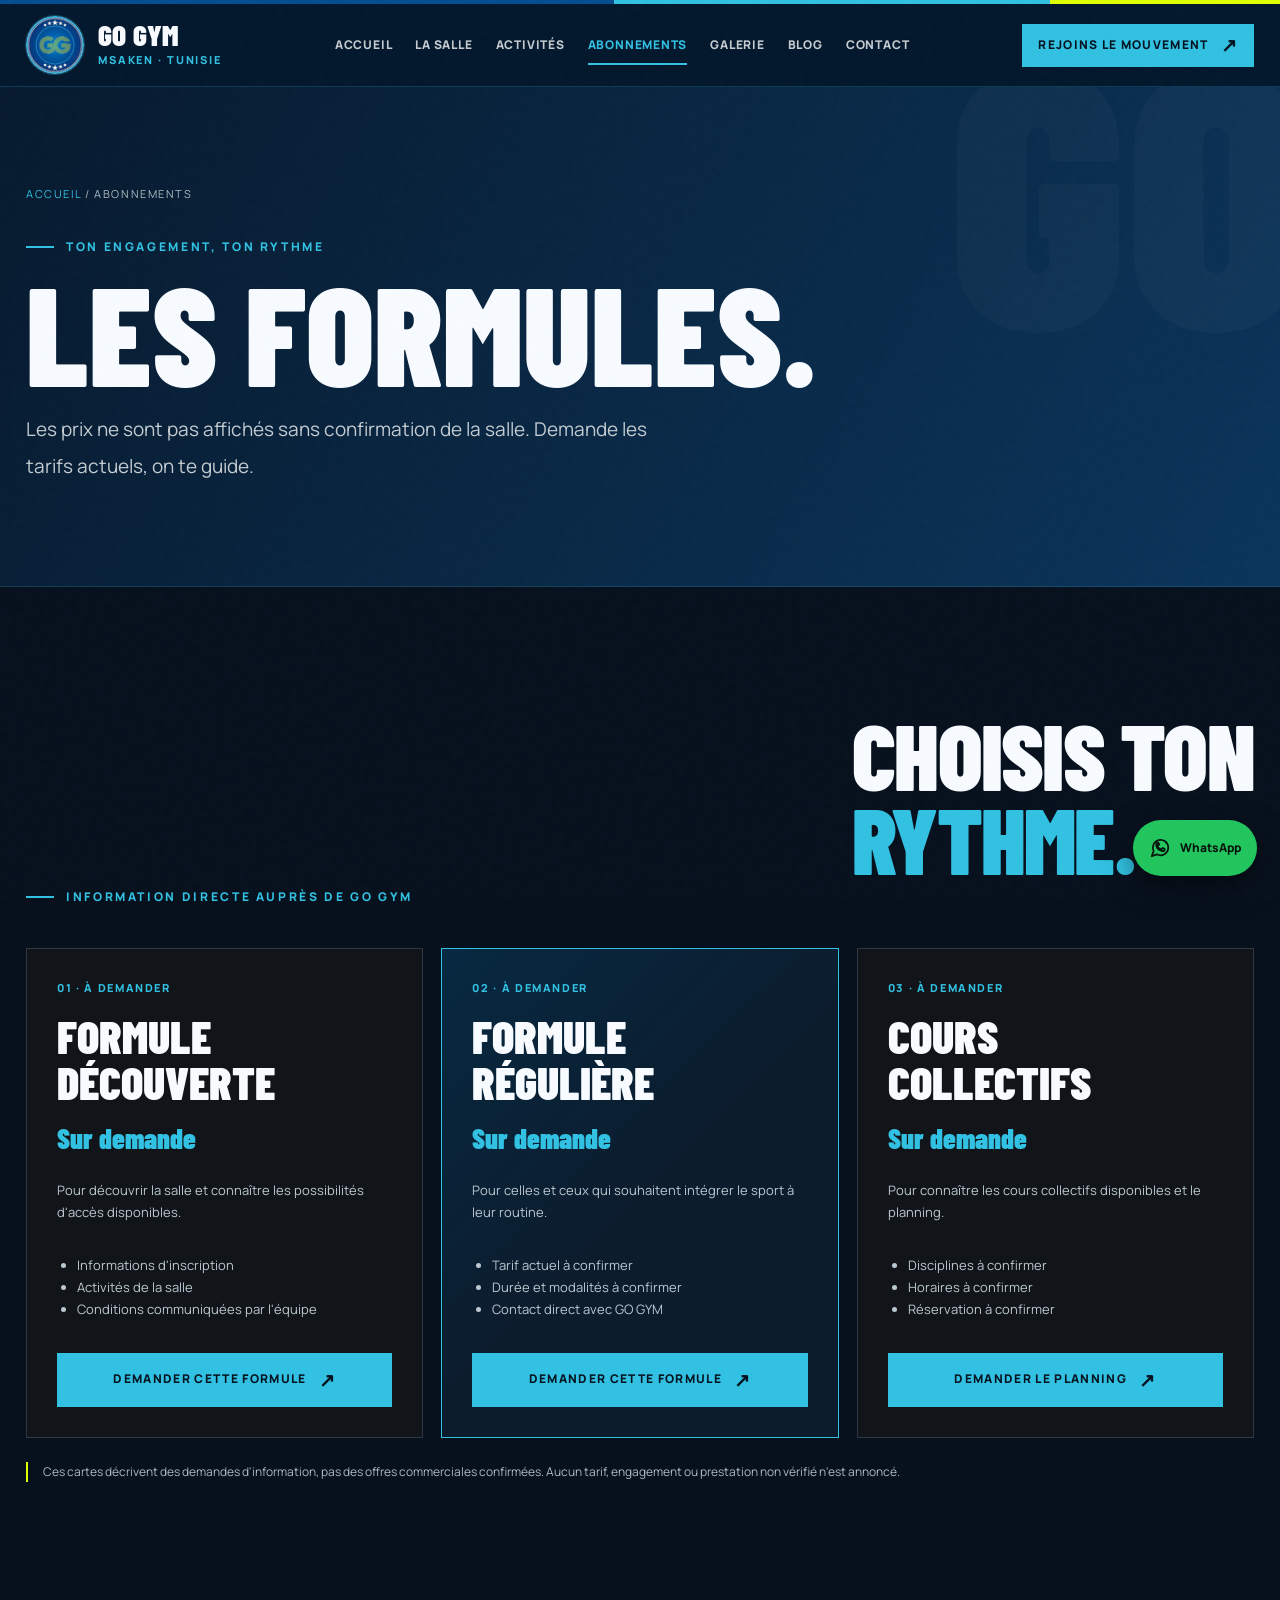
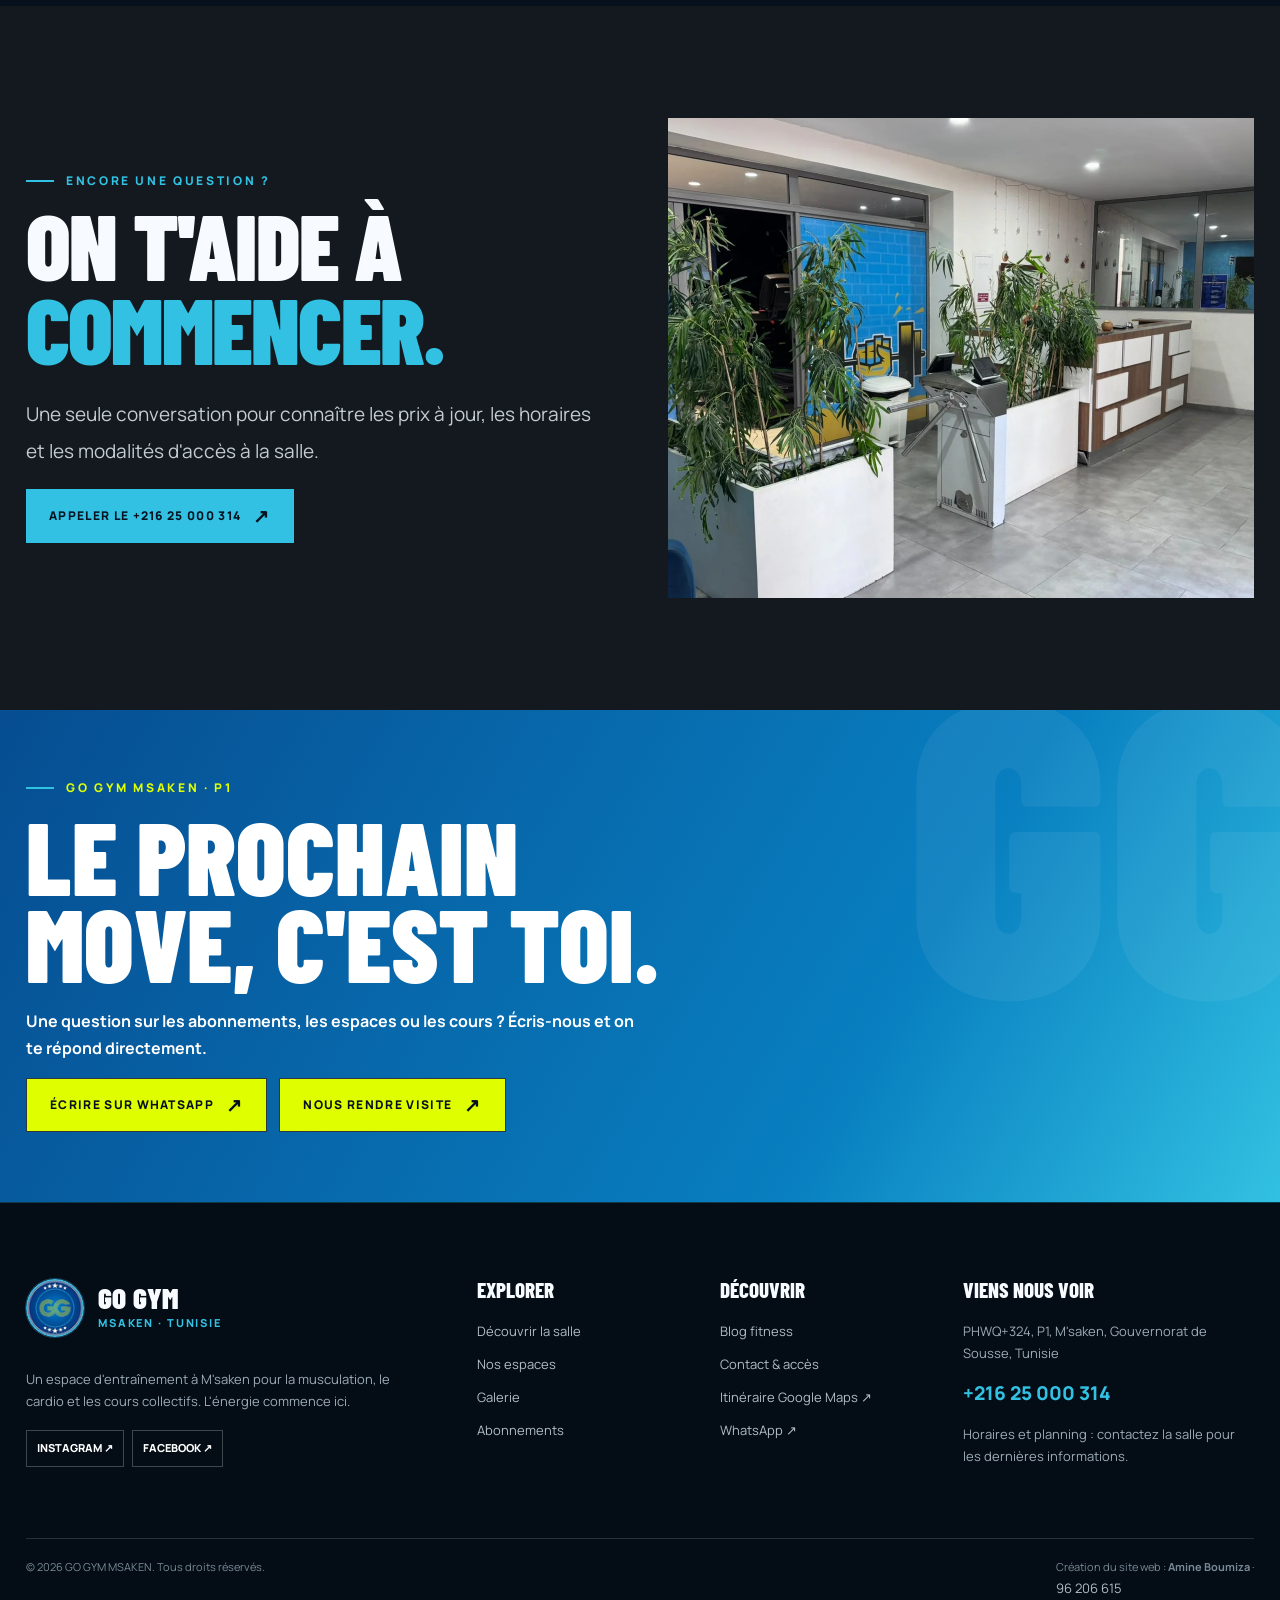
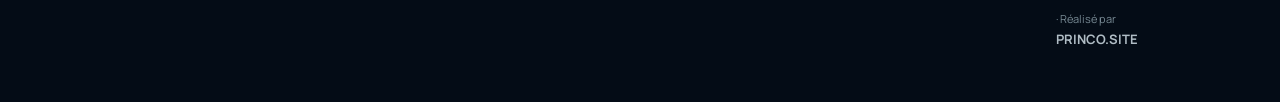
<file: abonnements.html>
<!doctype html>
<html lang="fr-TN"><head><meta charset="utf-8"><meta name="viewport" content="width=device-width, initial-scale=1"><meta name="theme-color" content="#090b0e"><meta name="description" content="Contactez GO GYM MSAKEN pour connaître les tarifs actuels, les formules de musculation, cardio et les cours collectifs à M&#x27;saken."><meta name="robots" content="index,follow,max-image-preview:large"><title>Abonnements salle de sport à M&#x27;saken | GO GYM MSAKEN</title><meta property="og:type" content="website"><meta property="og:site_name" content="GO GYM MSAKEN"><meta property="og:locale" content="fr_TN"><meta property="og:title" content="Abonnements salle de sport à M&#x27;saken | GO GYM MSAKEN"><meta property="og:description" content="Contactez GO GYM MSAKEN pour connaître les tarifs actuels, les formules de musculation, cardio et les cours collectifs à M&#x27;saken."><meta name="twitter:card" content="summary_large_image"><link rel="icon" type="image/png" sizes="96x96" href="assets/icons/favicon.png"><link rel="shortcut icon" href="assets/icons/favicon.png"><meta name="application-name" content="GO GYM MSAKEN"><link rel="preconnect" href="https://fonts.googleapis.com"><link rel="preconnect" href="https://fonts.gstatic.com" crossorigin><link rel="stylesheet" href="css/style.css"><script type="application/ld+json">{
  "@context": "https://schema.org",
  "@type": "ExerciseGym",
  "name": "GO GYM MSAKEN",
  "description": "Salle de sport à M’saken avec plateau de musculation, cardio et salle de cours collectifs.",
  "telephone": "+21625000314",
  "address": {
    "@type": "PostalAddress",
    "streetAddress": "PHWQ+324, P1",
    "addressLocality": "M'saken",
    "addressRegion": "Sousse",
    "addressCountry": "TN"
  },
  "hasMap": "https://www.google.com/maps/search/?api=1&query=Go%20Gym%20Msaken%20PHWQ%2B324",
  "sameAs": [
    "https://www.instagram.com/gogym.msaken/",
    "https://www.facebook.com/gogym.tn/?locale=fr_FR"
  ],
  "availableLanguage": [
    "fr",
    "ar"
  ],
  "url": "https://gogymmsaken.com/",
  "logo": "https://gogymmsaken.com/assets/icons/go-gym-original.png",
  "image": "https://gogymmsaken.com/assets/images/facade-go-gym.webp"
}</script><link rel="canonical" href="https://gogymmsaken.com/abonnements.html"><meta property="og:url" content="https://gogymmsaken.com/abonnements.html"><meta property="og:image" content="https://gogymmsaken.com/assets/icons/go-gym-original.png"><meta property="og:image:alt" content="Logo officiel GO GYM MSAKEN"><meta name="twitter:image" content="https://gogymmsaken.com/assets/icons/go-gym-original.png"></head><body>
<a href="#contenu" class="skip">Aller au contenu</a><div class="topline"></div><header class="header"><nav class="nav container" aria-label="Navigation principale"><a class="brand" href="index.html" aria-label="GO GYM MSAKEN accueil"><span class="brand-mark" aria-hidden="true"><img src="assets/icons/go-gym-original.png" width="56" height="56" alt="" decoding="async"></span><span class="brand-type">GO GYM<span>MSAKEN · TUNISIE</span></span></a><div class="nav-links" id="main-nav"><a href="index.html" class="" >Accueil</a><a href="la-salle.html" class="" >La salle</a><a href="activites.html" class="" >Activités</a><a href="abonnements.html" class="active" aria-current=page>Abonnements</a><a href="galerie.html" class="" >Galerie</a><a href="blog/index.html" class="" >Blog</a><a href="contact.html" class="" >Contact</a></div><div class="nav-actions"><a class="btn btn-primary" href="https://wa.me/21625000314?text=Bonjour%20GO%20GYM%20MSAKEN%2C%20je%20souhaite%20des%20informations%20sur%20la%20salle." target="_blank" rel="noopener noreferrer">Rejoins le mouvement <span class="arrow" aria-hidden="true">↗</span></a><button class="menu-toggle" aria-controls="main-nav" aria-expanded="false" aria-label="Ouvrir le menu"><svg width="23" height="23" viewBox="0 0 24 24" fill="none" stroke="currentColor" stroke-width="1.9" stroke-linecap="round" aria-hidden="true"><path d="M4 6h16M4 12h16M4 18h16"/></svg></button></div></nav></header><main id="contenu"><section class="page-hero"><div class="container"><div class="breadcrumbs"><a href="index.html">Accueil</a> / Abonnements</div><div class="eyebrow" style="margin-top:35px">Ton engagement, ton rythme</div><h1>LES FORMULES.</h1><p class="lede">Les prix ne sont pas affichés sans confirmation de la salle. Demande les tarifs actuels, on te guide.</p></div></section><section class="section container"><div class="section-head"><div class="eyebrow">Information directe auprès de GO GYM</div><h2 class="h2">CHOISIS TON<br><span class="accent">RYTHME.</span></h2></div><div class="three-cols"><article class="plan reveal"><span class="plan-tag">01 · À demander</span><h3>FORMULE<br>DÉCOUVERTE</h3><div class="price">Sur demande</div><p>Pour découvrir la salle et connaître les possibilités d'accès disponibles.</p><ul><li>Informations d'inscription</li><li>Activités de la salle</li><li>Conditions communiquées par l'équipe</li></ul><a class="btn btn-primary" href="https://wa.me/21625000314?text=Bonjour%20GO%20GYM%20MSAKEN%2C%20je%20souhaite%20des%20informations%20sur%20la%20salle." >Demander cette formule <span class="arrow" aria-hidden="true">↗</span></a></article><article class="plan featured reveal"><span class="plan-tag">02 · À demander</span><h3>FORMULE<br>RÉGULIÈRE</h3><div class="price">Sur demande</div><p>Pour celles et ceux qui souhaitent intégrer le sport à leur routine.</p><ul><li>Tarif actuel à confirmer</li><li>Durée et modalités à confirmer</li><li>Contact direct avec GO GYM</li></ul><a class="btn btn-primary" href="https://wa.me/21625000314?text=Bonjour%20GO%20GYM%20MSAKEN%2C%20je%20souhaite%20des%20informations%20sur%20la%20salle." >Demander cette formule <span class="arrow" aria-hidden="true">↗</span></a></article><article class="plan reveal"><span class="plan-tag">03 · À demander</span><h3>COURS<br>COLLECTIFS</h3><div class="price">Sur demande</div><p>Pour connaître les cours collectifs disponibles et le planning.</p><ul><li>Disciplines à confirmer</li><li>Horaires à confirmer</li><li>Réservation à confirmer</li></ul><a class="btn btn-primary" href="https://wa.me/21625000314?text=Bonjour%20GO%20GYM%20MSAKEN%2C%20je%20souhaite%20des%20informations%20sur%20la%20salle." >Demander le planning <span class="arrow" aria-hidden="true">↗</span></a></article></div><p class="mini-note">Ces cartes décrivent des demandes d'information, pas des offres commerciales confirmées. Aucun tarif, engagement ou prestation non vérifié n'est annoncé.</p></section><section class="section" style="background:#13191e"><div class="container two-cols"><div><div class="eyebrow">Encore une question ?</div><h2 class="h2">ON T'AIDE À<br><span class="accent">COMMENCER.</span></h2><p class="lede">Une seule conversation pour connaître les prix à jour, les horaires et les modalités d'accès à la salle.</p><a class="btn btn-primary" href="tel:+21625000314" >Appeler le +216 25 000 314 <span class="arrow" aria-hidden="true">↗</span></a></div><div class="photo-frame"><img src="assets/images/accueil-reception.webp" loading="lazy" decoding="async" alt="Réception de GO GYM MSAKEN" ></div></div></section><section class="cta-band"><div class="container"><div class="eyebrow" style="color:#141818">GO GYM MSAKEN · P1</div><h2>LE PROCHAIN<br>MOVE, C'EST TOI.</h2><p>Une question sur les abonnements, les espaces ou les cours ? Écris-nous et on te répond directement.</p><div class="button-pair"><a class="btn btn-dark" href="https://wa.me/21625000314?text=Bonjour%20GO%20GYM%20MSAKEN%2C%20je%20souhaite%20des%20informations%20sur%20la%20salle." target="_blank" rel="noopener noreferrer">Écrire sur WhatsApp <span class="arrow" aria-hidden="true">↗</span></a><a class="btn btn-dark" href="https://www.google.com/maps/search/?api=1&amp;query=Go%20Gym%20Msaken%20PHWQ%2B324" target="_blank" rel="noopener noreferrer">Nous rendre visite <span class="arrow" aria-hidden="true">↗</span></a></div></div></section></main><footer class="footer"><div class="container"><div class="footer-grid"><div><a class="brand" href="index.html"><span class="brand-mark" aria-hidden="true"><img src="assets/icons/go-gym-original.png" width="56" height="56" alt="" decoding="async"></span><span class="brand-type">GO GYM<span>MSAKEN · TUNISIE</span></span></a><p>Un espace d'entraînement à M'saken pour la musculation, le cardio et les cours collectifs. L'énergie commence ici.</p><div class="social-row"><a href="https://www.instagram.com/gogym.msaken/" target="_blank" rel="noopener noreferrer">Instagram ↗</a><a href="https://www.facebook.com/gogym.tn/?locale=fr_FR" target="_blank" rel="noopener noreferrer">Facebook ↗</a></div></div><div><h4>Explorer</h4><a href="la-salle.html">Découvrir la salle</a><a href="activites.html">Nos espaces</a><a href="galerie.html">Galerie</a><a href="abonnements.html">Abonnements</a></div><div><h4>Découvrir</h4><a href="blog/index.html">Blog fitness</a><a href="contact.html">Contact & accès</a><a href="https://www.google.com/maps/search/?api=1&query=Go%20Gym%20Msaken%20PHWQ%2B324" target="_blank" rel="noopener noreferrer">Itinéraire Google Maps ↗</a><a href="https://wa.me/21625000314?text=Bonjour%20GO%20GYM%20MSAKEN%2C%20je%20souhaite%20des%20informations%20sur%20la%20salle." target="_blank" rel="noopener noreferrer">WhatsApp ↗</a></div><div><h4>Viens nous voir</h4><p>PHWQ+324, P1, M'saken, Gouvernorat de Sousse, Tunisie</p><a href="tel:+21625000314" style="font-weight:900;color:var(--accent);font-size:19px">+216 25 000 314</a><p>Horaires et planning : contactez la salle pour les dernières informations.</p></div></div><div class="footer-bottom"><span>© <span data-current-year>2026</span> GO GYM MSAKEN. Tous droits réservés.</span><span class="site-credit">Création du site web : <strong>Amine Boumiza</strong> · <a href="tel:+21696206615">96 206 615</a> · Réalisé par <a href="https://princo.site" target="_blank" rel="noopener noreferrer"><strong>PRINCO.SITE</strong></a></span></div></div></footer><a href="https://wa.me/21625000314?text=Bonjour%20GO%20GYM%20MSAKEN%2C%20je%20souhaite%20des%20informations%20sur%20la%20salle." class="whatsapp-float" target="_blank" rel="noopener noreferrer" aria-label="Contacter GO GYM MSAKEN sur WhatsApp"><span class="whatsapp-icon" aria-hidden="true"><svg width="24" height="24" viewBox="0 0 24 24" fill="none" stroke="currentColor" stroke-width="1.9" stroke-linecap="round" stroke-linejoin="round" aria-hidden="true"><path d="M21 11.5a8.4 8.4 0 0 1-12.4 7.4L3 21l2.1-5.6A8.4 8.4 0 1 1 21 11.5Z"/><path d="M8.8 8.2c.4 2.6 2.4 4.6 5 5l1.3-1.3 2 1.2-.4 2c-5.4 1.1-9.7-3.2-8.6-8.6l2-.4 1.2 2-1.5 1.1Z"/></svg></span><span>WhatsApp</span></a><script src="js/main.js" defer></script></body></html>
</file>
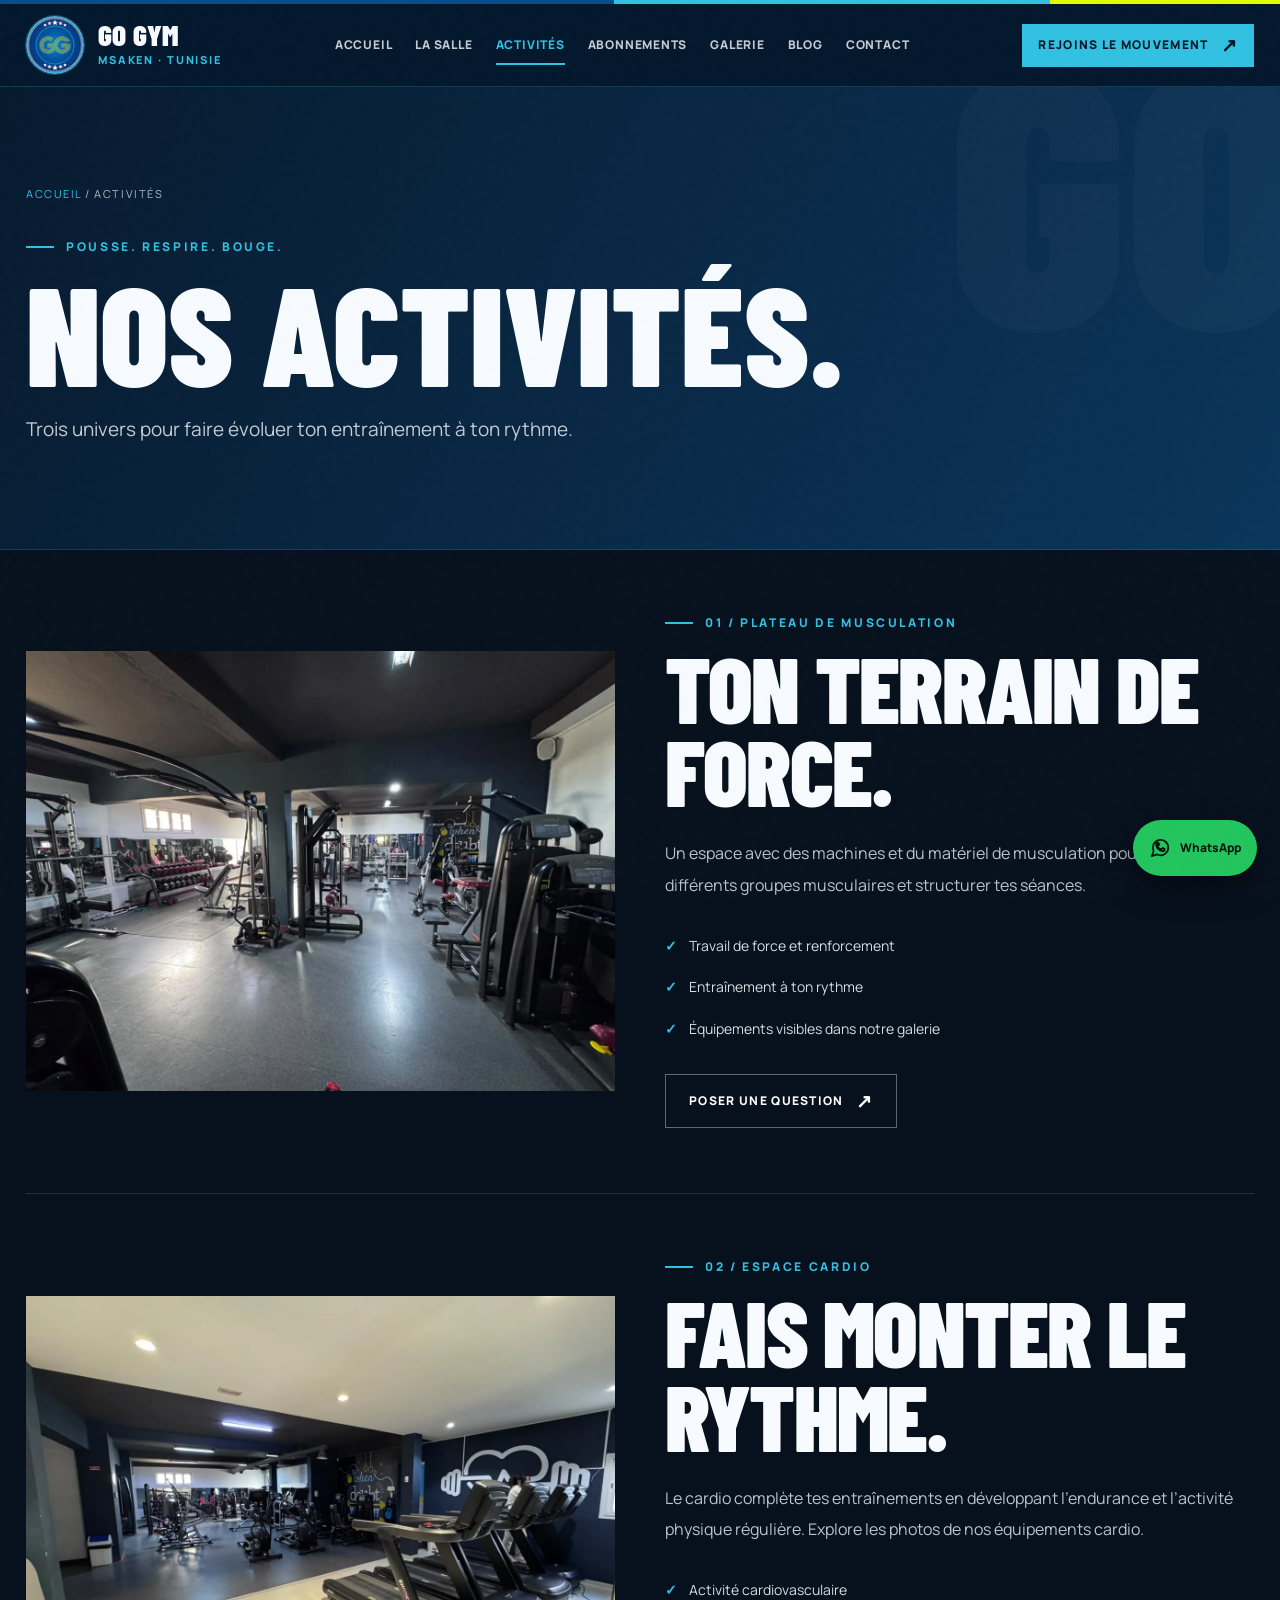
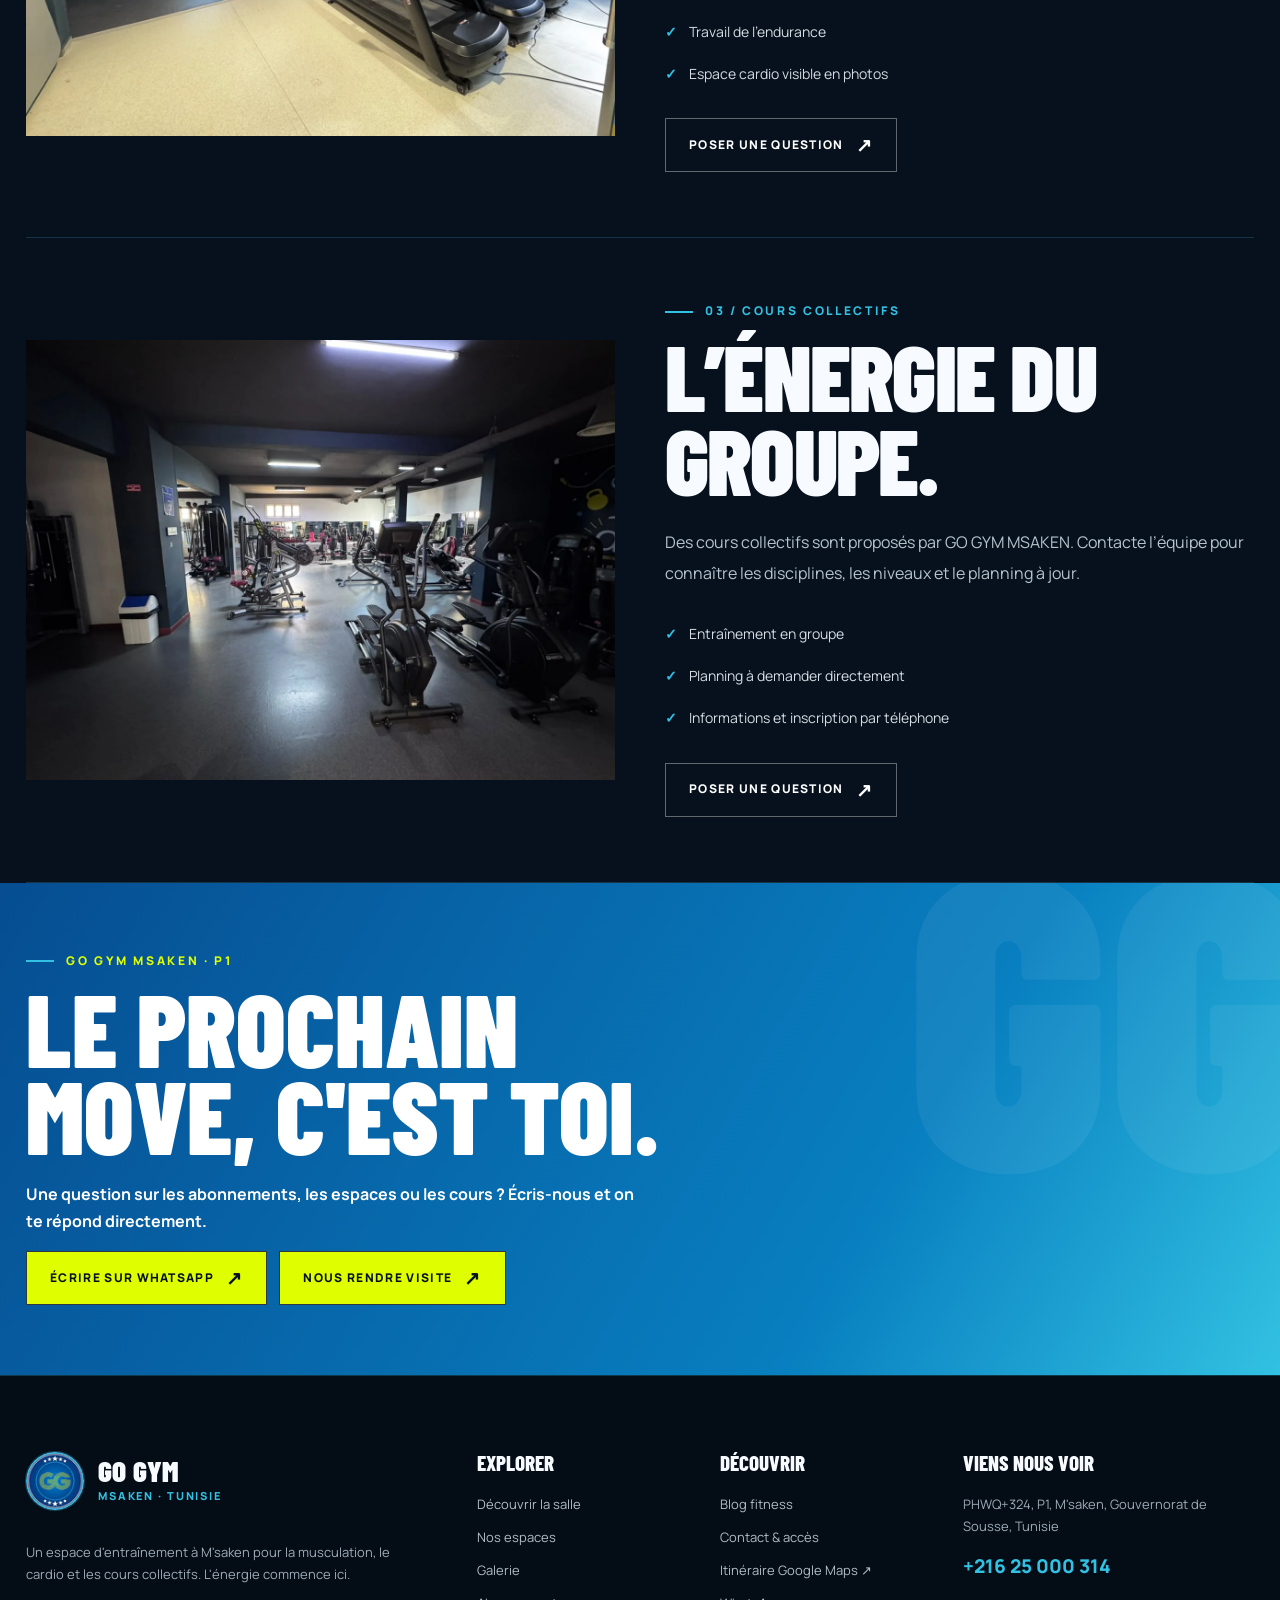
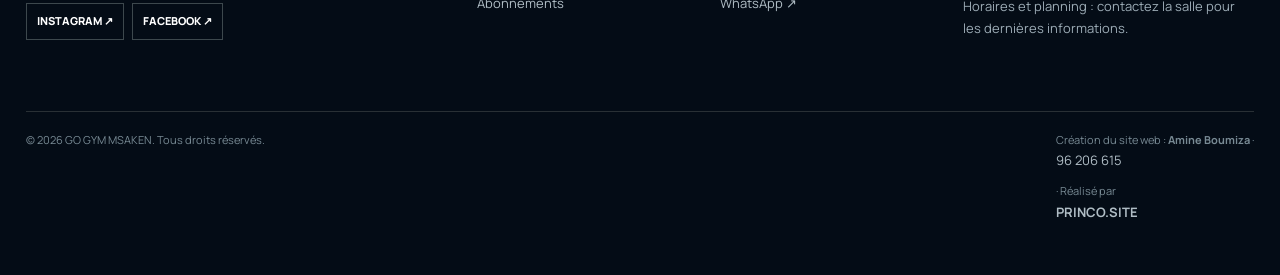
<file: activites.html>
<!doctype html>
<html lang="fr-TN"><head><meta charset="utf-8"><meta name="viewport" content="width=device-width, initial-scale=1"><meta name="theme-color" content="#090b0e"><meta name="description" content="Découvrez les activités de GO GYM MSAKEN : plateau de musculation, espace cardio et cours collectifs à M&#x27;saken, Sousse."><meta name="robots" content="index,follow,max-image-preview:large"><title>Musculation, cardio et cours collectifs à M&#x27;saken | GO GYM MSAKEN</title><meta property="og:type" content="website"><meta property="og:site_name" content="GO GYM MSAKEN"><meta property="og:locale" content="fr_TN"><meta property="og:title" content="Musculation, cardio et cours collectifs à M&#x27;saken | GO GYM MSAKEN"><meta property="og:description" content="Découvrez les activités de GO GYM MSAKEN : plateau de musculation, espace cardio et cours collectifs à M&#x27;saken, Sousse."><meta name="twitter:card" content="summary_large_image"><link rel="icon" type="image/png" sizes="96x96" href="assets/icons/favicon.png"><link rel="shortcut icon" href="assets/icons/favicon.png"><meta name="application-name" content="GO GYM MSAKEN"><link rel="preconnect" href="https://fonts.googleapis.com"><link rel="preconnect" href="https://fonts.gstatic.com" crossorigin><link rel="stylesheet" href="css/style.css"><script type="application/ld+json">{
  "@context": "https://schema.org",
  "@type": "ExerciseGym",
  "name": "GO GYM MSAKEN",
  "description": "Salle de sport à M’saken avec plateau de musculation, cardio et salle de cours collectifs.",
  "telephone": "+21625000314",
  "address": {
    "@type": "PostalAddress",
    "streetAddress": "PHWQ+324, P1",
    "addressLocality": "M'saken",
    "addressRegion": "Sousse",
    "addressCountry": "TN"
  },
  "hasMap": "https://www.google.com/maps/search/?api=1&query=Go%20Gym%20Msaken%20PHWQ%2B324",
  "sameAs": [
    "https://www.instagram.com/gogym.msaken/",
    "https://www.facebook.com/gogym.tn/?locale=fr_FR"
  ],
  "availableLanguage": [
    "fr",
    "ar"
  ],
  "url": "https://gogymmsaken.com/",
  "logo": "https://gogymmsaken.com/assets/icons/go-gym-original.png",
  "image": "https://gogymmsaken.com/assets/images/facade-go-gym.webp"
}</script><link rel="canonical" href="https://gogymmsaken.com/activites.html"><meta property="og:url" content="https://gogymmsaken.com/activites.html"><meta property="og:image" content="https://gogymmsaken.com/assets/icons/go-gym-original.png"><meta property="og:image:alt" content="Logo officiel GO GYM MSAKEN"><meta name="twitter:image" content="https://gogymmsaken.com/assets/icons/go-gym-original.png"></head><body>
<a href="#contenu" class="skip">Aller au contenu</a><div class="topline"></div><header class="header"><nav class="nav container" aria-label="Navigation principale"><a class="brand" href="index.html" aria-label="GO GYM MSAKEN accueil"><span class="brand-mark" aria-hidden="true"><img src="assets/icons/go-gym-original.png" width="56" height="56" alt="" decoding="async"></span><span class="brand-type">GO GYM<span>MSAKEN · TUNISIE</span></span></a><div class="nav-links" id="main-nav"><a href="index.html" class="" >Accueil</a><a href="la-salle.html" class="" >La salle</a><a href="activites.html" class="active" aria-current=page>Activités</a><a href="abonnements.html" class="" >Abonnements</a><a href="galerie.html" class="" >Galerie</a><a href="blog/index.html" class="" >Blog</a><a href="contact.html" class="" >Contact</a></div><div class="nav-actions"><a class="btn btn-primary" href="https://wa.me/21625000314?text=Bonjour%20GO%20GYM%20MSAKEN%2C%20je%20souhaite%20des%20informations%20sur%20la%20salle." target="_blank" rel="noopener noreferrer">Rejoins le mouvement <span class="arrow" aria-hidden="true">↗</span></a><button class="menu-toggle" aria-controls="main-nav" aria-expanded="false" aria-label="Ouvrir le menu"><svg width="23" height="23" viewBox="0 0 24 24" fill="none" stroke="currentColor" stroke-width="1.9" stroke-linecap="round" aria-hidden="true"><path d="M4 6h16M4 12h16M4 18h16"/></svg></button></div></nav></header><main id="contenu"><section class="page-hero"><div class="container"><div class="breadcrumbs"><a href="index.html">Accueil</a> / Activités</div><div class="eyebrow" style="margin-top:35px">Pousse. Respire. Bouge.</div><h1>NOS ACTIVITÉS.</h1><p class="lede">Trois univers pour faire évoluer ton entraînement à ton rythme.</p></div></section><section class="container"><article class="split-feature" id="musculation"><div class="split-feature-photo-wrap"><img class="split-feature-photo" src="assets/images/musculation-interieur.webp" alt="TON TERRAIN DE FORCE. à GO GYM MSAKEN" loading="lazy"></div><div><div class="eyebrow">01 / PLATEAU DE MUSCULATION</div><h2 class="h2">TON TERRAIN DE FORCE.</h2><p>Un espace avec des machines et du matériel de musculation pour travailler différents groupes musculaires et structurer tes séances.</p><ul class="list-check"><li>Travail de force et renforcement</li><li>Entraînement à ton rythme</li><li>Équipements visibles dans notre galerie</li></ul><a class="btn btn-outline" href="https://wa.me/21625000314?text=Bonjour%20GO%20GYM%20MSAKEN%2C%20je%20souhaite%20des%20informations%20sur%20la%20salle." target="_blank" rel="noopener noreferrer">Poser une question <span class="arrow" aria-hidden="true">↗</span></a></div></article><article class="split-feature" id="cardio"><div class="split-feature-photo-wrap"><img class="split-feature-photo" src="assets/images/cardio-tapis.webp" alt="FAIS MONTER LE RYTHME. à GO GYM MSAKEN" loading="lazy"></div><div><div class="eyebrow">02 / ESPACE CARDIO</div><h2 class="h2">FAIS MONTER LE RYTHME.</h2><p>Le cardio complète tes entraînements en développant l’endurance et l’activité physique régulière. Explore les photos de nos équipements cardio.</p><ul class="list-check"><li>Activité cardiovasculaire</li><li>Travail de l’endurance</li><li>Espace cardio visible en photos</li></ul><a class="btn btn-outline" href="https://wa.me/21625000314?text=Bonjour%20GO%20GYM%20MSAKEN%2C%20je%20souhaite%20des%20informations%20sur%20la%20salle." target="_blank" rel="noopener noreferrer">Poser une question <span class="arrow" aria-hidden="true">↗</span></a></div></article><article class="split-feature" id="cours"><div class="split-feature-photo-wrap"><img class="split-feature-photo" src="assets/images/cardio-espace.webp" alt="L’ÉNERGIE DU GROUPE. à GO GYM MSAKEN" loading="lazy"></div><div><div class="eyebrow">03 / COURS COLLECTIFS</div><h2 class="h2">L’ÉNERGIE DU GROUPE.</h2><p>Des cours collectifs sont proposés par GO GYM MSAKEN. Contacte l’équipe pour connaître les disciplines, les niveaux et le planning à jour.</p><ul class="list-check"><li>Entraînement en groupe</li><li>Planning à demander directement</li><li>Informations et inscription par téléphone</li></ul><a class="btn btn-outline" href="https://wa.me/21625000314?text=Bonjour%20GO%20GYM%20MSAKEN%2C%20je%20souhaite%20des%20informations%20sur%20la%20salle." target="_blank" rel="noopener noreferrer">Poser une question <span class="arrow" aria-hidden="true">↗</span></a></div></article></section><section class="cta-band"><div class="container"><div class="eyebrow" style="color:#141818">GO GYM MSAKEN · P1</div><h2>LE PROCHAIN<br>MOVE, C'EST TOI.</h2><p>Une question sur les abonnements, les espaces ou les cours ? Écris-nous et on te répond directement.</p><div class="button-pair"><a class="btn btn-dark" href="https://wa.me/21625000314?text=Bonjour%20GO%20GYM%20MSAKEN%2C%20je%20souhaite%20des%20informations%20sur%20la%20salle." target="_blank" rel="noopener noreferrer">Écrire sur WhatsApp <span class="arrow" aria-hidden="true">↗</span></a><a class="btn btn-dark" href="https://www.google.com/maps/search/?api=1&amp;query=Go%20Gym%20Msaken%20PHWQ%2B324" target="_blank" rel="noopener noreferrer">Nous rendre visite <span class="arrow" aria-hidden="true">↗</span></a></div></div></section></main><footer class="footer"><div class="container"><div class="footer-grid"><div><a class="brand" href="index.html"><span class="brand-mark" aria-hidden="true"><img src="assets/icons/go-gym-original.png" width="56" height="56" alt="" decoding="async"></span><span class="brand-type">GO GYM<span>MSAKEN · TUNISIE</span></span></a><p>Un espace d'entraînement à M'saken pour la musculation, le cardio et les cours collectifs. L'énergie commence ici.</p><div class="social-row"><a href="https://www.instagram.com/gogym.msaken/" target="_blank" rel="noopener noreferrer">Instagram ↗</a><a href="https://www.facebook.com/gogym.tn/?locale=fr_FR" target="_blank" rel="noopener noreferrer">Facebook ↗</a></div></div><div><h4>Explorer</h4><a href="la-salle.html">Découvrir la salle</a><a href="activites.html">Nos espaces</a><a href="galerie.html">Galerie</a><a href="abonnements.html">Abonnements</a></div><div><h4>Découvrir</h4><a href="blog/index.html">Blog fitness</a><a href="contact.html">Contact & accès</a><a href="https://www.google.com/maps/search/?api=1&query=Go%20Gym%20Msaken%20PHWQ%2B324" target="_blank" rel="noopener noreferrer">Itinéraire Google Maps ↗</a><a href="https://wa.me/21625000314?text=Bonjour%20GO%20GYM%20MSAKEN%2C%20je%20souhaite%20des%20informations%20sur%20la%20salle." target="_blank" rel="noopener noreferrer">WhatsApp ↗</a></div><div><h4>Viens nous voir</h4><p>PHWQ+324, P1, M'saken, Gouvernorat de Sousse, Tunisie</p><a href="tel:+21625000314" style="font-weight:900;color:var(--accent);font-size:19px">+216 25 000 314</a><p>Horaires et planning : contactez la salle pour les dernières informations.</p></div></div><div class="footer-bottom"><span>© <span data-current-year>2026</span> GO GYM MSAKEN. Tous droits réservés.</span><span class="site-credit">Création du site web : <strong>Amine Boumiza</strong> · <a href="tel:+21696206615">96 206 615</a> · Réalisé par <a href="https://princo.site" target="_blank" rel="noopener noreferrer"><strong>PRINCO.SITE</strong></a></span></div></div></footer><a href="https://wa.me/21625000314?text=Bonjour%20GO%20GYM%20MSAKEN%2C%20je%20souhaite%20des%20informations%20sur%20la%20salle." class="whatsapp-float" target="_blank" rel="noopener noreferrer" aria-label="Contacter GO GYM MSAKEN sur WhatsApp"><span class="whatsapp-icon" aria-hidden="true"><svg width="24" height="24" viewBox="0 0 24 24" fill="none" stroke="currentColor" stroke-width="1.9" stroke-linecap="round" stroke-linejoin="round" aria-hidden="true"><path d="M21 11.5a8.4 8.4 0 0 1-12.4 7.4L3 21l2.1-5.6A8.4 8.4 0 1 1 21 11.5Z"/><path d="M8.8 8.2c.4 2.6 2.4 4.6 5 5l1.3-1.3 2 1.2-.4 2c-5.4 1.1-9.7-3.2-8.6-8.6l2-.4 1.2 2-1.5 1.1Z"/></svg></span><span>WhatsApp</span></a><script src="js/main.js" defer></script></body></html>
</file>
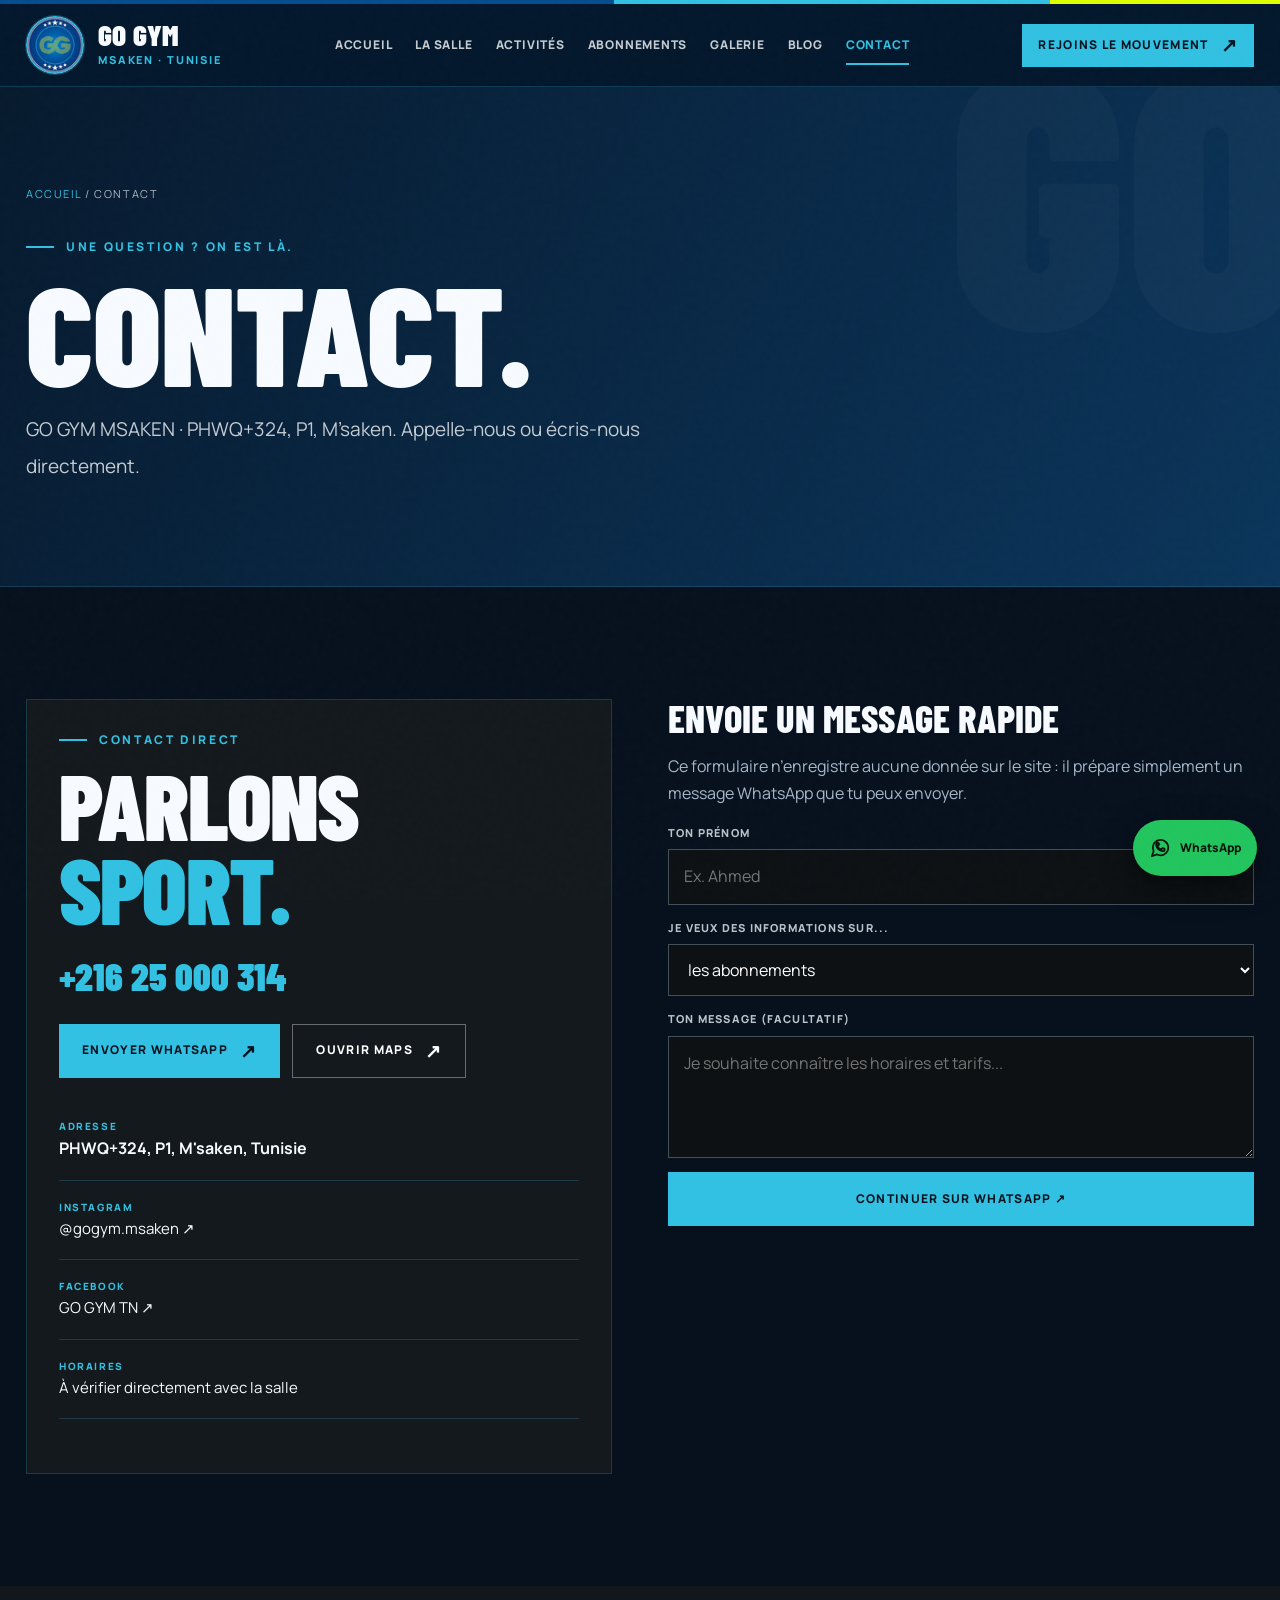
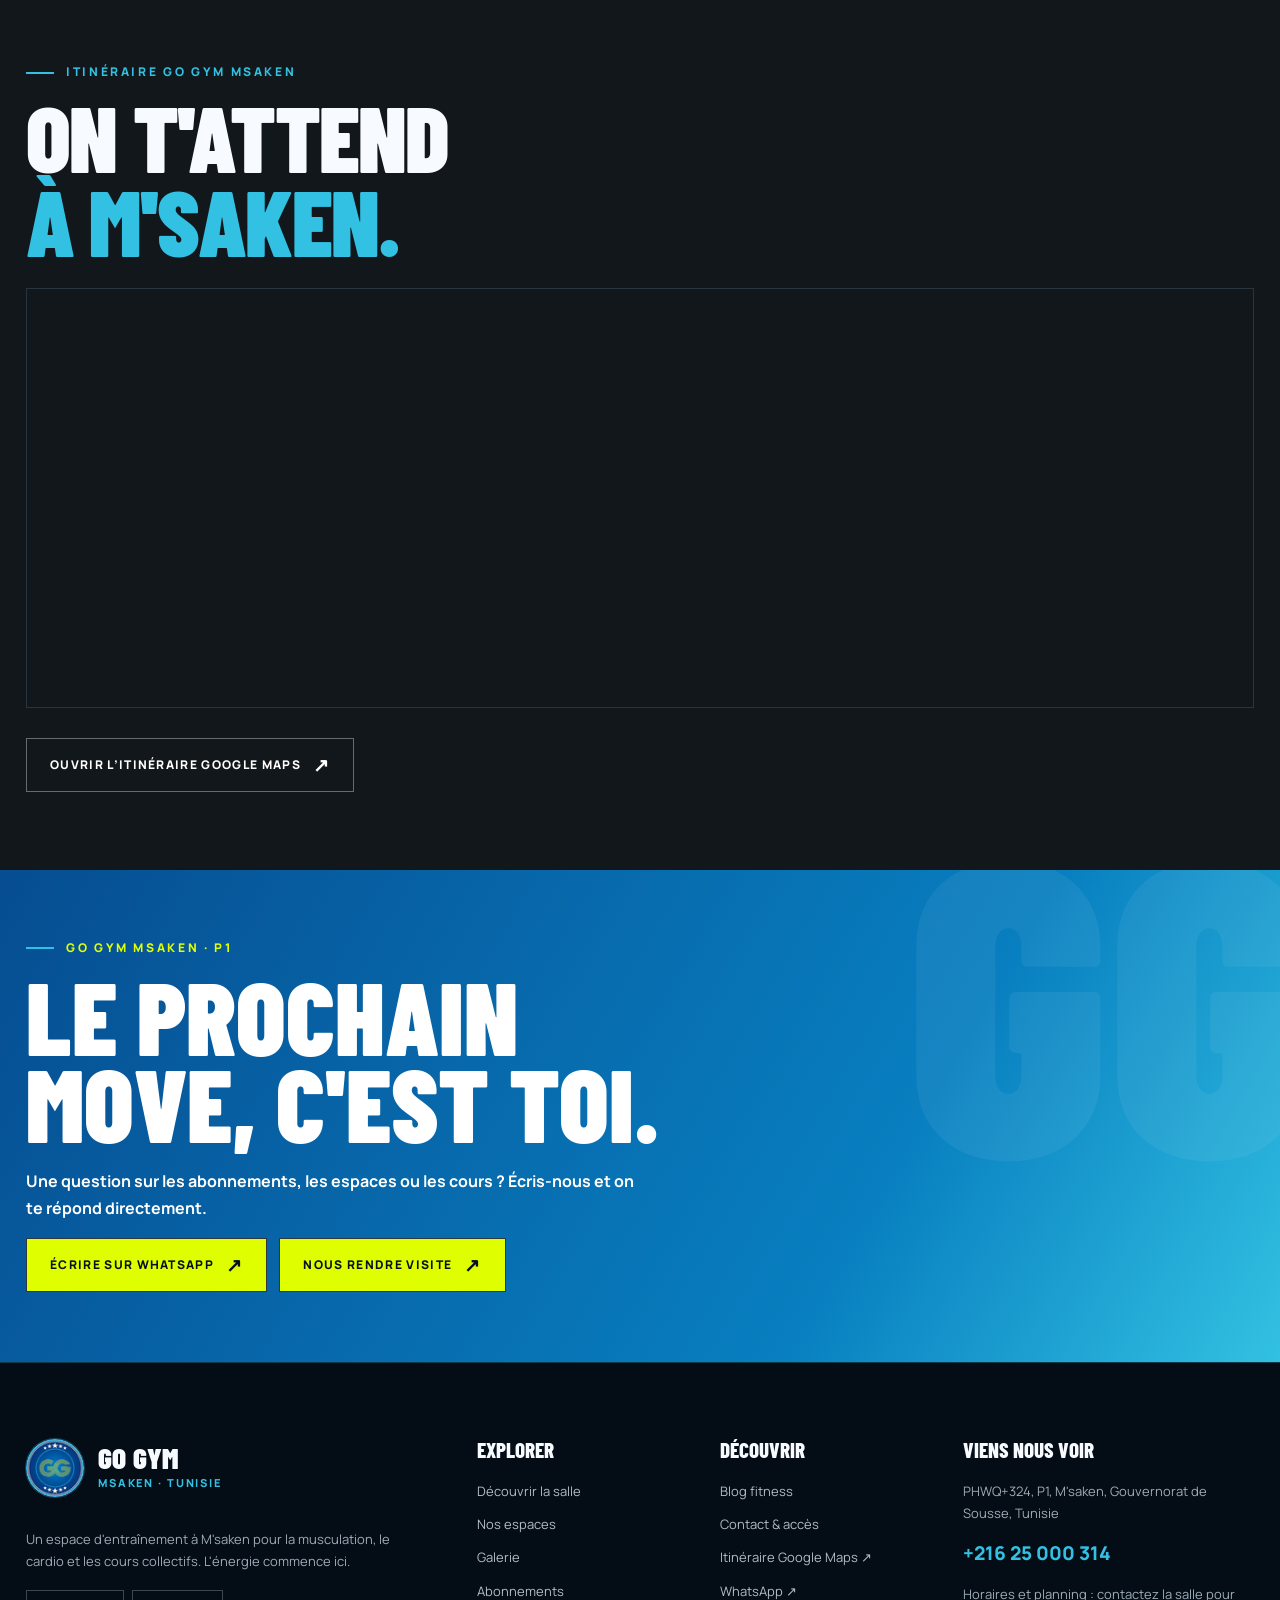
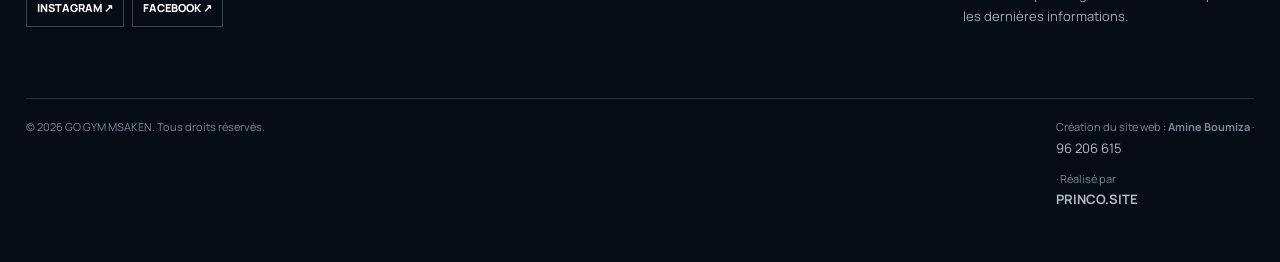
<file: contact.html>
<!doctype html>
<html lang="fr-TN"><head><meta charset="utf-8"><meta name="viewport" content="width=device-width, initial-scale=1"><meta name="theme-color" content="#090b0e"><meta name="description" content="Contactez GO GYM MSAKEN au +216 25 000 314. Adresse PHWQ+324, P1, M’saken, Tunisie. WhatsApp et itinéraire Google Maps."><meta name="robots" content="index,follow,max-image-preview:large"><title>Contact, téléphone et adresse GO GYM M&#x27;saken | GO GYM MSAKEN</title><meta property="og:type" content="website"><meta property="og:site_name" content="GO GYM MSAKEN"><meta property="og:locale" content="fr_TN"><meta property="og:title" content="Contact, téléphone et adresse GO GYM M&#x27;saken | GO GYM MSAKEN"><meta property="og:description" content="Contactez GO GYM MSAKEN au +216 25 000 314. Adresse PHWQ+324, P1, M’saken, Tunisie. WhatsApp et itinéraire Google Maps."><meta name="twitter:card" content="summary_large_image"><link rel="icon" type="image/png" sizes="96x96" href="assets/icons/favicon.png"><link rel="shortcut icon" href="assets/icons/favicon.png"><meta name="application-name" content="GO GYM MSAKEN"><link rel="preconnect" href="https://fonts.googleapis.com"><link rel="preconnect" href="https://fonts.gstatic.com" crossorigin><link rel="stylesheet" href="css/style.css"><script type="application/ld+json">{
  "@context": "https://schema.org",
  "@type": "ExerciseGym",
  "name": "GO GYM MSAKEN",
  "description": "Salle de sport à M’saken avec plateau de musculation, cardio et salle de cours collectifs.",
  "telephone": "+21625000314",
  "address": {
    "@type": "PostalAddress",
    "streetAddress": "PHWQ+324, P1",
    "addressLocality": "M'saken",
    "addressRegion": "Sousse",
    "addressCountry": "TN"
  },
  "hasMap": "https://www.google.com/maps/search/?api=1&query=Go%20Gym%20Msaken%20PHWQ%2B324",
  "sameAs": [
    "https://www.instagram.com/gogym.msaken/",
    "https://www.facebook.com/gogym.tn/?locale=fr_FR"
  ],
  "availableLanguage": [
    "fr",
    "ar"
  ],
  "url": "https://gogymmsaken.com/",
  "logo": "https://gogymmsaken.com/assets/icons/go-gym-original.png",
  "image": "https://gogymmsaken.com/assets/images/facade-go-gym.webp"
}</script><link rel="canonical" href="https://gogymmsaken.com/contact.html"><meta property="og:url" content="https://gogymmsaken.com/contact.html"><meta property="og:image" content="https://gogymmsaken.com/assets/icons/go-gym-original.png"><meta property="og:image:alt" content="Logo officiel GO GYM MSAKEN"><meta name="twitter:image" content="https://gogymmsaken.com/assets/icons/go-gym-original.png"></head><body>
<a href="#contenu" class="skip">Aller au contenu</a><div class="topline"></div><header class="header"><nav class="nav container" aria-label="Navigation principale"><a class="brand" href="index.html" aria-label="GO GYM MSAKEN accueil"><span class="brand-mark" aria-hidden="true"><img src="assets/icons/go-gym-original.png" width="56" height="56" alt="" decoding="async"></span><span class="brand-type">GO GYM<span>MSAKEN · TUNISIE</span></span></a><div class="nav-links" id="main-nav"><a href="index.html" class="" >Accueil</a><a href="la-salle.html" class="" >La salle</a><a href="activites.html" class="" >Activités</a><a href="abonnements.html" class="" >Abonnements</a><a href="galerie.html" class="" >Galerie</a><a href="blog/index.html" class="" >Blog</a><a href="contact.html" class="active" aria-current=page>Contact</a></div><div class="nav-actions"><a class="btn btn-primary" href="https://wa.me/21625000314?text=Bonjour%20GO%20GYM%20MSAKEN%2C%20je%20souhaite%20des%20informations%20sur%20la%20salle." target="_blank" rel="noopener noreferrer">Rejoins le mouvement <span class="arrow" aria-hidden="true">↗</span></a><button class="menu-toggle" aria-controls="main-nav" aria-expanded="false" aria-label="Ouvrir le menu"><svg width="23" height="23" viewBox="0 0 24 24" fill="none" stroke="currentColor" stroke-width="1.9" stroke-linecap="round" aria-hidden="true"><path d="M4 6h16M4 12h16M4 18h16"/></svg></button></div></nav></header><main id="contenu"><section class="page-hero"><div class="container"><div class="breadcrumbs"><a href="index.html">Accueil</a> / Contact</div><div class="eyebrow" style="margin-top:35px">Une question ? On est là.</div><h1>CONTACT.</h1><p class="lede">GO GYM MSAKEN · PHWQ+324, P1, M’saken. Appelle-nous ou écris-nous directement.</p></div></section><section class="section container"><div class="two-cols" style="align-items:start"><div><div class="contact-box"><div class="eyebrow">Contact direct</div><h2 class="h2">PARLONS<br><span class="accent">SPORT.</span></h2><a href="tel:+21625000314" class="bigphone">+216 25 000 314</a><div class="button-pair"><a class="btn btn-primary" href="https://wa.me/21625000314?text=Bonjour%20GO%20GYM%20MSAKEN%2C%20je%20souhaite%20des%20informations%20sur%20la%20salle." target="_blank" rel="noopener noreferrer">Envoyer WhatsApp <span class="arrow" aria-hidden="true">↗</span></a><a class="btn btn-outline" href="https://www.google.com/maps/search/?api=1&amp;query=Go%20Gym%20Msaken%20PHWQ%2B324" target="_blank" rel="noopener noreferrer">Ouvrir Maps <span class="arrow" aria-hidden="true">↗</span></a></div><ul class="info-list"><li><small>Adresse</small><strong>PHWQ+324, P1, M'saken, Tunisie</strong></li><li><small>Instagram</small><a href="https://www.instagram.com/gogym.msaken/" target="_blank" rel="noopener noreferrer">@gogym.msaken ↗</a></li><li><small>Facebook</small><a href="https://www.facebook.com/gogym.tn/?locale=fr_FR" target="_blank" rel="noopener noreferrer">GO GYM TN ↗</a></li><li><small>Horaires</small>À vérifier directement avec la salle</li></ul></div></div><div><h3 class="h3">Envoie un message rapide</h3><p class="muted">Ce formulaire n’enregistre aucune donnée sur le site : il prépare simplement un message WhatsApp que tu peux envoyer.</p><form class="contact-form" data-whatsapp-form><div class="field"><label for="name">Ton prénom</label><input id="name" name="name" required maxlength="80" placeholder="Ex. Ahmed" autocomplete="given-name"></div><div class="field"><label for="service">Je veux des informations sur...</label><select id="service" name="service"><option>les abonnements</option><option>le plateau de musculation</option><option>le cardio</option><option>les cours collectifs</option><option>une visite de la salle</option></select></div><div class="field"><label for="message">Ton message (facultatif)</label><textarea id="message" name="message" maxlength="800" placeholder="Je souhaite connaître les horaires et tarifs..."></textarea></div><button class="btn btn-primary" type="submit">Continuer sur WhatsApp ↗</button></form></div></div></section><section class="section tight" style="background:#11171b"><div class="container"><div class="eyebrow">Itinéraire GO GYM MSAKEN</div><h2 class="h2">ON T'ATTEND<br><span class="accent">À M'SAKEN.</span></h2><iframe class="map-frame" title="Localisation GO GYM MSAKEN, PHWQ+324 P1" loading="lazy" referrerpolicy="no-referrer-when-downgrade" src="https://www.google.com/maps?q=PHWQ%2B324%2C%20P1%2C%20M%27saken%2C%20Tunisia&amp;output=embed"></iframe><div style="margin-top:22px"><a class="btn btn-outline" href="https://www.google.com/maps/search/?api=1&amp;query=Go%20Gym%20Msaken%20PHWQ%2B324" target="_blank" rel="noopener noreferrer">Ouvrir l’itinéraire Google Maps <span class="arrow" aria-hidden="true">↗</span></a></div></div></section><section class="cta-band"><div class="container"><div class="eyebrow" style="color:#141818">GO GYM MSAKEN · P1</div><h2>LE PROCHAIN<br>MOVE, C'EST TOI.</h2><p>Une question sur les abonnements, les espaces ou les cours ? Écris-nous et on te répond directement.</p><div class="button-pair"><a class="btn btn-dark" href="https://wa.me/21625000314?text=Bonjour%20GO%20GYM%20MSAKEN%2C%20je%20souhaite%20des%20informations%20sur%20la%20salle." target="_blank" rel="noopener noreferrer">Écrire sur WhatsApp <span class="arrow" aria-hidden="true">↗</span></a><a class="btn btn-dark" href="https://www.google.com/maps/search/?api=1&amp;query=Go%20Gym%20Msaken%20PHWQ%2B324" target="_blank" rel="noopener noreferrer">Nous rendre visite <span class="arrow" aria-hidden="true">↗</span></a></div></div></section></main><footer class="footer"><div class="container"><div class="footer-grid"><div><a class="brand" href="index.html"><span class="brand-mark" aria-hidden="true"><img src="assets/icons/go-gym-original.png" width="56" height="56" alt="" decoding="async"></span><span class="brand-type">GO GYM<span>MSAKEN · TUNISIE</span></span></a><p>Un espace d'entraînement à M'saken pour la musculation, le cardio et les cours collectifs. L'énergie commence ici.</p><div class="social-row"><a href="https://www.instagram.com/gogym.msaken/" target="_blank" rel="noopener noreferrer">Instagram ↗</a><a href="https://www.facebook.com/gogym.tn/?locale=fr_FR" target="_blank" rel="noopener noreferrer">Facebook ↗</a></div></div><div><h4>Explorer</h4><a href="la-salle.html">Découvrir la salle</a><a href="activites.html">Nos espaces</a><a href="galerie.html">Galerie</a><a href="abonnements.html">Abonnements</a></div><div><h4>Découvrir</h4><a href="blog/index.html">Blog fitness</a><a href="contact.html">Contact & accès</a><a href="https://www.google.com/maps/search/?api=1&query=Go%20Gym%20Msaken%20PHWQ%2B324" target="_blank" rel="noopener noreferrer">Itinéraire Google Maps ↗</a><a href="https://wa.me/21625000314?text=Bonjour%20GO%20GYM%20MSAKEN%2C%20je%20souhaite%20des%20informations%20sur%20la%20salle." target="_blank" rel="noopener noreferrer">WhatsApp ↗</a></div><div><h4>Viens nous voir</h4><p>PHWQ+324, P1, M'saken, Gouvernorat de Sousse, Tunisie</p><a href="tel:+21625000314" style="font-weight:900;color:var(--accent);font-size:19px">+216 25 000 314</a><p>Horaires et planning : contactez la salle pour les dernières informations.</p></div></div><div class="footer-bottom"><span>© <span data-current-year>2026</span> GO GYM MSAKEN. Tous droits réservés.</span><span class="site-credit">Création du site web : <strong>Amine Boumiza</strong> · <a href="tel:+21696206615">96 206 615</a> · Réalisé par <a href="https://princo.site" target="_blank" rel="noopener noreferrer"><strong>PRINCO.SITE</strong></a></span></div></div></footer><a href="https://wa.me/21625000314?text=Bonjour%20GO%20GYM%20MSAKEN%2C%20je%20souhaite%20des%20informations%20sur%20la%20salle." class="whatsapp-float" target="_blank" rel="noopener noreferrer" aria-label="Contacter GO GYM MSAKEN sur WhatsApp"><span class="whatsapp-icon" aria-hidden="true"><svg width="24" height="24" viewBox="0 0 24 24" fill="none" stroke="currentColor" stroke-width="1.9" stroke-linecap="round" stroke-linejoin="round" aria-hidden="true"><path d="M21 11.5a8.4 8.4 0 0 1-12.4 7.4L3 21l2.1-5.6A8.4 8.4 0 1 1 21 11.5Z"/><path d="M8.8 8.2c.4 2.6 2.4 4.6 5 5l1.3-1.3 2 1.2-.4 2c-5.4 1.1-9.7-3.2-8.6-8.6l2-.4 1.2 2-1.5 1.1Z"/></svg></span><span>WhatsApp</span></a><script src="js/main.js" defer></script></body></html>
</file>
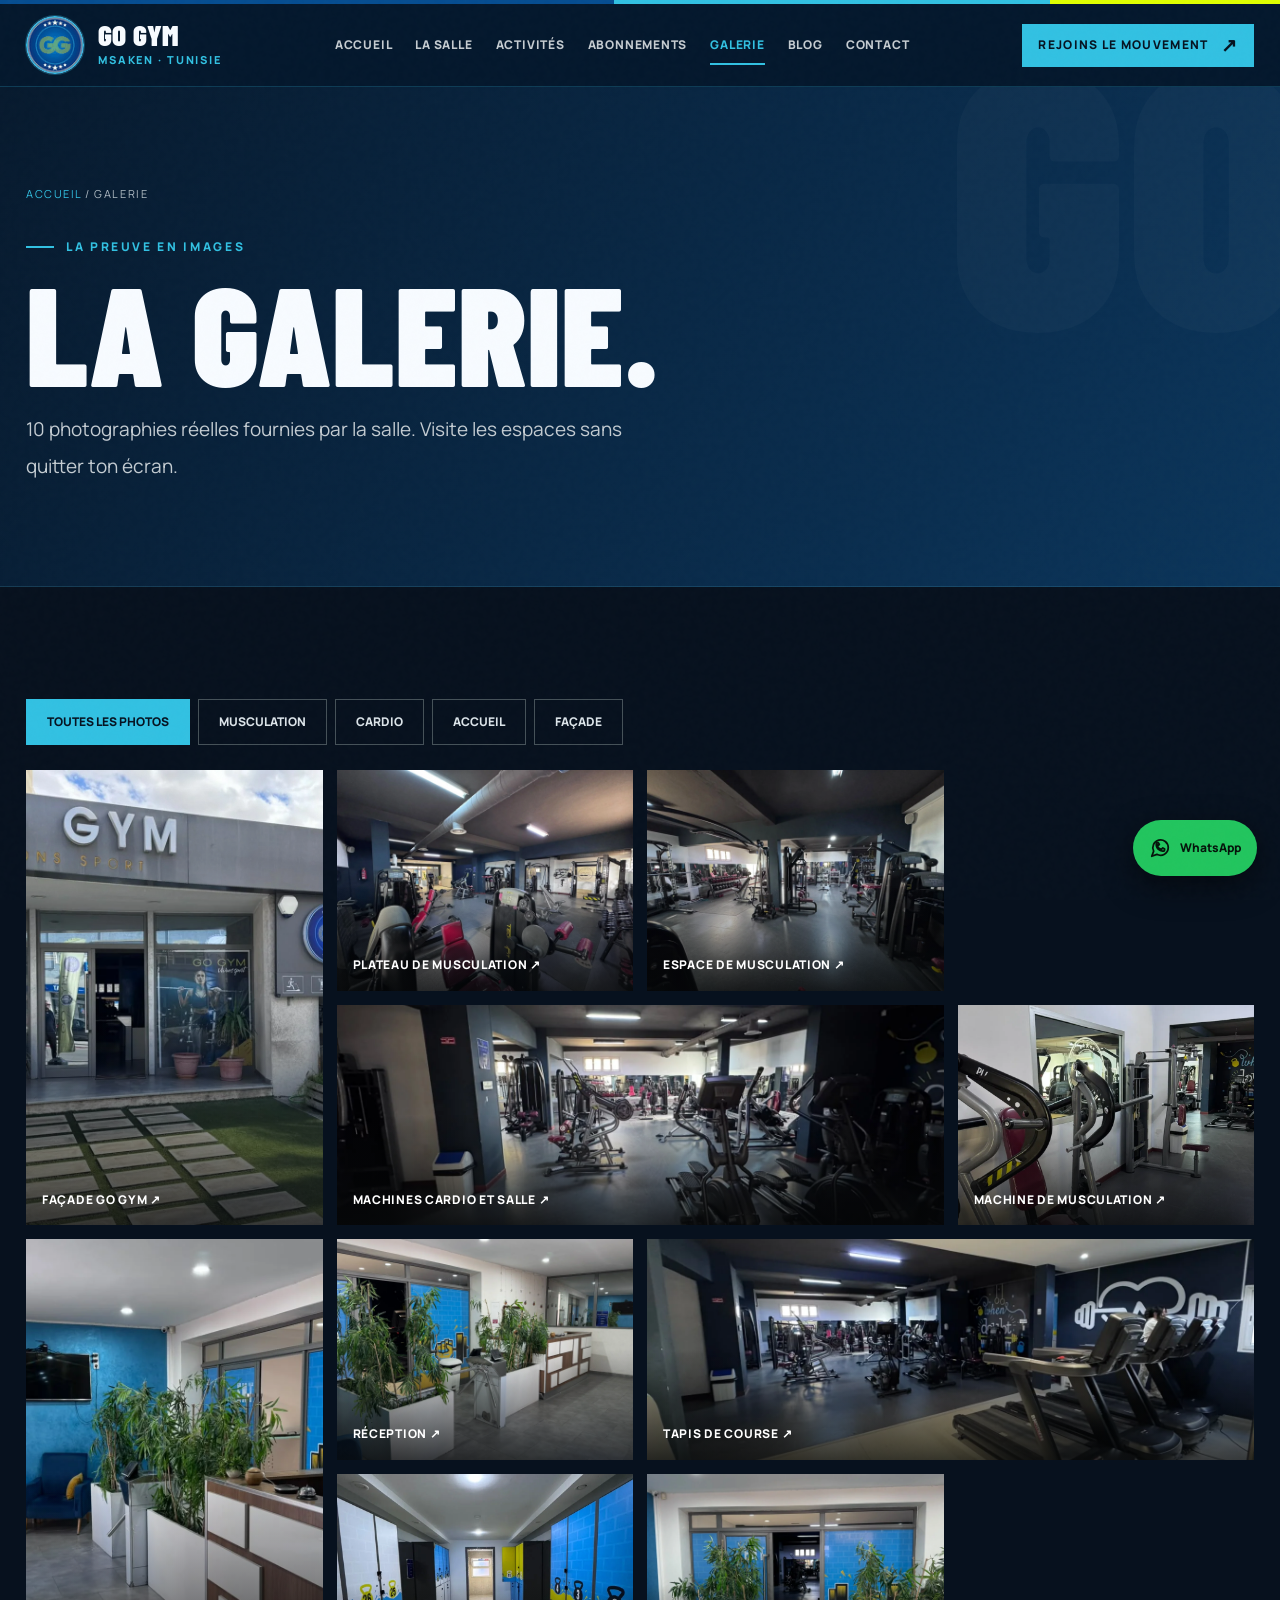
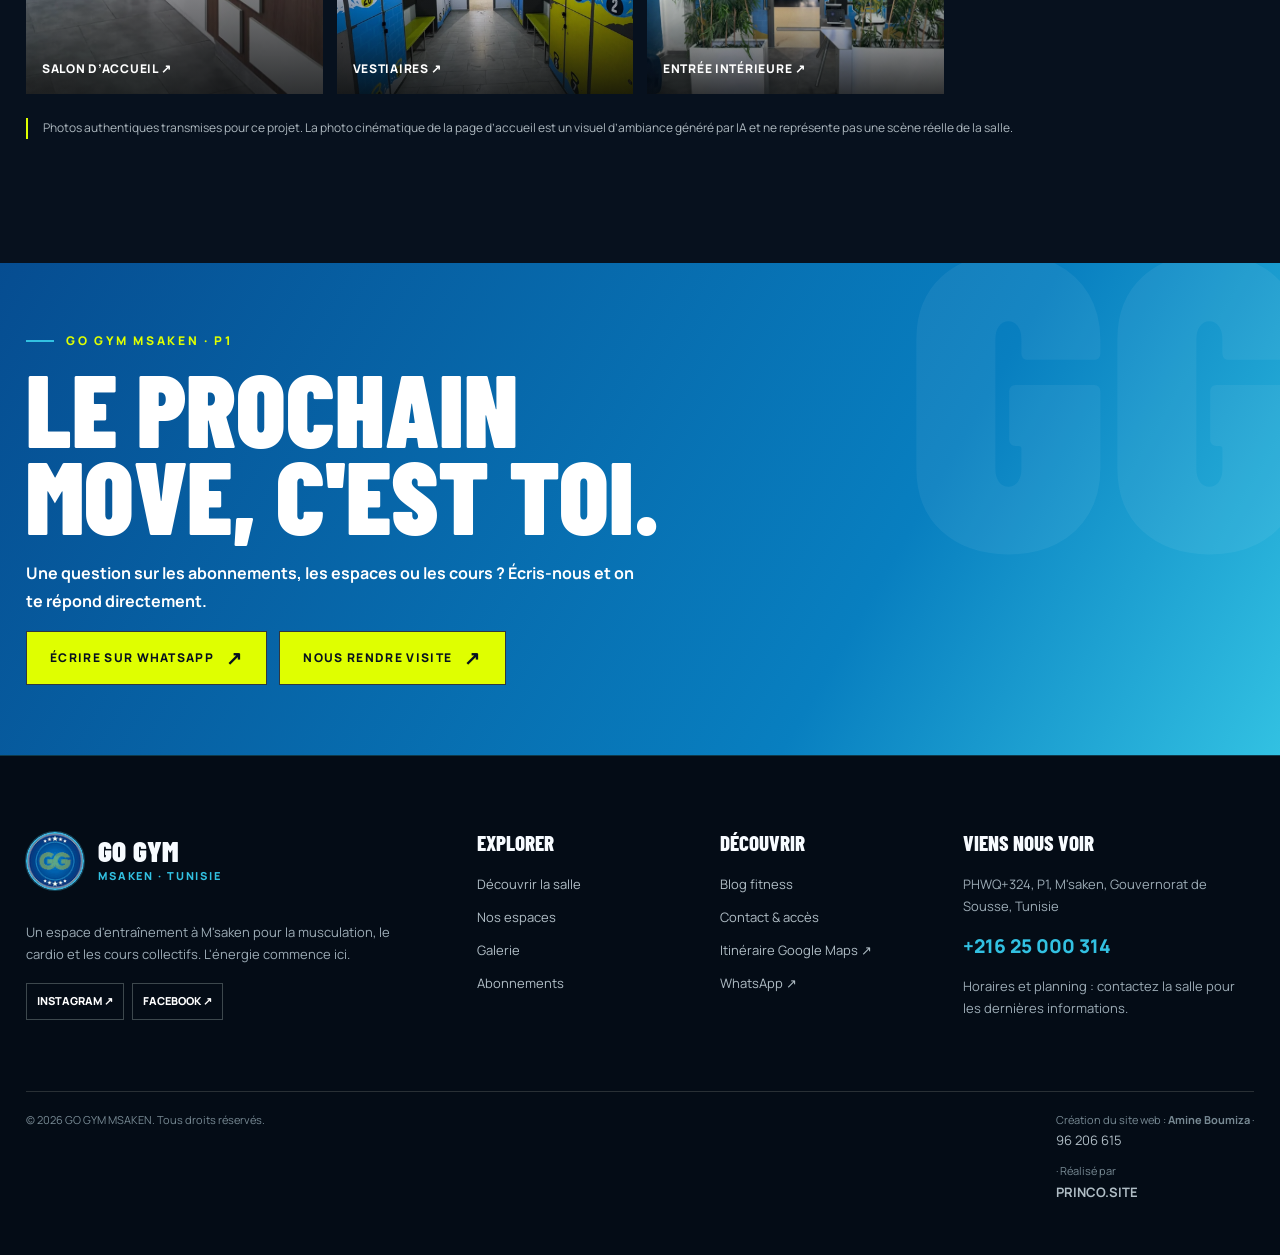
<file: galerie.html>
<!doctype html>
<html lang="fr-TN"><head><meta charset="utf-8"><meta name="viewport" content="width=device-width, initial-scale=1"><meta name="theme-color" content="#090b0e"><meta name="description" content="Découvrez les photos réelles de GO GYM MSAKEN : machines de musculation, tapis cardio, accueil, vestiaires et façade de la salle."><meta name="robots" content="index,follow,max-image-preview:large"><title>Photos réelles de la salle GO GYM M&#x27;saken | GO GYM MSAKEN</title><meta property="og:type" content="website"><meta property="og:site_name" content="GO GYM MSAKEN"><meta property="og:locale" content="fr_TN"><meta property="og:title" content="Photos réelles de la salle GO GYM M&#x27;saken | GO GYM MSAKEN"><meta property="og:description" content="Découvrez les photos réelles de GO GYM MSAKEN : machines de musculation, tapis cardio, accueil, vestiaires et façade de la salle."><meta name="twitter:card" content="summary_large_image"><link rel="icon" type="image/png" sizes="96x96" href="assets/icons/favicon.png"><link rel="shortcut icon" href="assets/icons/favicon.png"><meta name="application-name" content="GO GYM MSAKEN"><link rel="preconnect" href="https://fonts.googleapis.com"><link rel="preconnect" href="https://fonts.gstatic.com" crossorigin><link rel="stylesheet" href="css/style.css"><script type="application/ld+json">{
  "@context": "https://schema.org",
  "@type": "ExerciseGym",
  "name": "GO GYM MSAKEN",
  "description": "Salle de sport à M’saken avec plateau de musculation, cardio et salle de cours collectifs.",
  "telephone": "+21625000314",
  "address": {
    "@type": "PostalAddress",
    "streetAddress": "PHWQ+324, P1",
    "addressLocality": "M'saken",
    "addressRegion": "Sousse",
    "addressCountry": "TN"
  },
  "hasMap": "https://www.google.com/maps/search/?api=1&query=Go%20Gym%20Msaken%20PHWQ%2B324",
  "sameAs": [
    "https://www.instagram.com/gogym.msaken/",
    "https://www.facebook.com/gogym.tn/?locale=fr_FR"
  ],
  "availableLanguage": [
    "fr",
    "ar"
  ],
  "url": "https://gogymmsaken.com/",
  "logo": "https://gogymmsaken.com/assets/icons/go-gym-original.png",
  "image": "https://gogymmsaken.com/assets/images/facade-go-gym.webp"
}</script><link rel="canonical" href="https://gogymmsaken.com/galerie.html"><meta property="og:url" content="https://gogymmsaken.com/galerie.html"><meta property="og:image" content="https://gogymmsaken.com/assets/icons/go-gym-original.png"><meta property="og:image:alt" content="Logo officiel GO GYM MSAKEN"><meta name="twitter:image" content="https://gogymmsaken.com/assets/icons/go-gym-original.png"></head><body>
<a href="#contenu" class="skip">Aller au contenu</a><div class="topline"></div><header class="header"><nav class="nav container" aria-label="Navigation principale"><a class="brand" href="index.html" aria-label="GO GYM MSAKEN accueil"><span class="brand-mark" aria-hidden="true"><img src="assets/icons/go-gym-original.png" width="56" height="56" alt="" decoding="async"></span><span class="brand-type">GO GYM<span>MSAKEN · TUNISIE</span></span></a><div class="nav-links" id="main-nav"><a href="index.html" class="" >Accueil</a><a href="la-salle.html" class="" >La salle</a><a href="activites.html" class="" >Activités</a><a href="abonnements.html" class="" >Abonnements</a><a href="galerie.html" class="active" aria-current=page>Galerie</a><a href="blog/index.html" class="" >Blog</a><a href="contact.html" class="" >Contact</a></div><div class="nav-actions"><a class="btn btn-primary" href="https://wa.me/21625000314?text=Bonjour%20GO%20GYM%20MSAKEN%2C%20je%20souhaite%20des%20informations%20sur%20la%20salle." target="_blank" rel="noopener noreferrer">Rejoins le mouvement <span class="arrow" aria-hidden="true">↗</span></a><button class="menu-toggle" aria-controls="main-nav" aria-expanded="false" aria-label="Ouvrir le menu"><svg width="23" height="23" viewBox="0 0 24 24" fill="none" stroke="currentColor" stroke-width="1.9" stroke-linecap="round" aria-hidden="true"><path d="M4 6h16M4 12h16M4 18h16"/></svg></button></div></nav></header><main id="contenu"><section class="page-hero"><div class="container"><div class="breadcrumbs"><a href="index.html">Accueil</a> / Galerie</div><div class="eyebrow" style="margin-top:35px">La preuve en images</div><h1>LA GALERIE.</h1><p class="lede">10 photographies réelles fournies par la salle. Visite les espaces sans quitter ton écran.</p></div></section><section class="section container"><div class="filters" role="group" aria-label="Filtrer les photos"><button class="filter" data-filter="all" aria-pressed="true">Toutes les photos</button><button class="filter" data-filter="musculation" aria-pressed="false">Musculation</button><button class="filter" data-filter="cardio" aria-pressed="false">Cardio</button><button class="filter" data-filter="accueil" aria-pressed="false">Accueil</button><button class="filter" data-filter="facade" aria-pressed="false">Façade</button></div><div class="gallery-grid"><button class="gallery-item tall" data-category="facade" data-full="assets/images/facade-go-gym.webp" data-title="Façade GO GYM — Photo réelle" aria-label="Agrandir la photo : Façade GO GYM"><img src="assets/images/facade-go-gym.webp" loading="lazy" decoding="async" alt="Façade GO GYM GO GYM MSAKEN" ><span class="gallery-tag">Façade GO GYM ↗</span></button><button class="gallery-item" data-category="musculation" data-full="assets/images/musculation-machines.webp" data-title="Plateau de musculation — Photo réelle" aria-label="Agrandir la photo : Plateau de musculation"><img src="assets/images/musculation-machines.webp" loading="lazy" decoding="async" alt="Plateau de musculation GO GYM MSAKEN" ><span class="gallery-tag">Plateau de musculation ↗</span></button><button class="gallery-item" data-category="musculation" data-full="assets/images/musculation-interieur.webp" data-title="Espace de musculation — Photo réelle" aria-label="Agrandir la photo : Espace de musculation"><img src="assets/images/musculation-interieur.webp" loading="lazy" decoding="async" alt="Espace de musculation GO GYM MSAKEN" ><span class="gallery-tag">Espace de musculation ↗</span></button><button class="gallery-item wide" data-category="cardio" data-full="assets/images/cardio-espace.webp" data-title="Machines cardio et salle — Photo réelle" aria-label="Agrandir la photo : Machines cardio et salle"><img src="assets/images/cardio-espace.webp" loading="lazy" decoding="async" alt="Machines cardio et salle GO GYM MSAKEN" ><span class="gallery-tag">Machines cardio et salle ↗</span></button><button class="gallery-item" data-category="musculation" data-full="assets/images/machine-gros-plan.webp" data-title="Machine de musculation — Photo réelle" aria-label="Agrandir la photo : Machine de musculation"><img src="assets/images/machine-gros-plan.webp" loading="lazy" decoding="async" alt="Machine de musculation GO GYM MSAKEN" ><span class="gallery-tag">Machine de musculation ↗</span></button><button class="gallery-item tall" data-category="accueil" data-full="assets/images/accueil-salon.webp" data-title="Salon d’accueil — Photo réelle" aria-label="Agrandir la photo : Salon d’accueil"><img src="assets/images/accueil-salon.webp" loading="lazy" decoding="async" alt="Salon d’accueil GO GYM MSAKEN" ><span class="gallery-tag">Salon d’accueil ↗</span></button><button class="gallery-item" data-category="accueil" data-full="assets/images/accueil-reception.webp" data-title="Réception — Photo réelle" aria-label="Agrandir la photo : Réception"><img src="assets/images/accueil-reception.webp" loading="lazy" decoding="async" alt="Réception GO GYM MSAKEN" ><span class="gallery-tag">Réception ↗</span></button><button class="gallery-item wide" data-category="cardio" data-full="assets/images/cardio-tapis.webp" data-title="Tapis de course — Photo réelle" aria-label="Agrandir la photo : Tapis de course"><img src="assets/images/cardio-tapis.webp" loading="lazy" decoding="async" alt="Tapis de course GO GYM MSAKEN" ><span class="gallery-tag">Tapis de course ↗</span></button><button class="gallery-item" data-category="accueil" data-full="assets/images/vestiaires.webp" data-title="Vestiaires — Photo réelle" aria-label="Agrandir la photo : Vestiaires"><img src="assets/images/vestiaires.webp" loading="lazy" decoding="async" alt="Vestiaires GO GYM MSAKEN" ><span class="gallery-tag">Vestiaires ↗</span></button><button class="gallery-item" data-category="accueil" data-full="assets/images/hall-entree.webp" data-title="Entrée intérieure — Photo réelle" aria-label="Agrandir la photo : Entrée intérieure"><img src="assets/images/hall-entree.webp" loading="lazy" decoding="async" alt="Entrée intérieure GO GYM MSAKEN" ><span class="gallery-tag">Entrée intérieure ↗</span></button></div><p class="mini-note">Photos authentiques transmises pour ce projet. La photo cinématique de la page d’accueil est un visuel d’ambiance généré par IA et ne représente pas une scène réelle de la salle.</p></section><div id="lightbox" class="lightbox" role="dialog" aria-modal="true" aria-label="Visionneuse de photos"><button class="lightbox-close" aria-label="Fermer la photo">×</button><img id="lightbox-image" alt=""><p class="lightbox-title" id="lightbox-title"></p></div><section class="cta-band"><div class="container"><div class="eyebrow" style="color:#141818">GO GYM MSAKEN · P1</div><h2>LE PROCHAIN<br>MOVE, C'EST TOI.</h2><p>Une question sur les abonnements, les espaces ou les cours ? Écris-nous et on te répond directement.</p><div class="button-pair"><a class="btn btn-dark" href="https://wa.me/21625000314?text=Bonjour%20GO%20GYM%20MSAKEN%2C%20je%20souhaite%20des%20informations%20sur%20la%20salle." target="_blank" rel="noopener noreferrer">Écrire sur WhatsApp <span class="arrow" aria-hidden="true">↗</span></a><a class="btn btn-dark" href="https://www.google.com/maps/search/?api=1&amp;query=Go%20Gym%20Msaken%20PHWQ%2B324" target="_blank" rel="noopener noreferrer">Nous rendre visite <span class="arrow" aria-hidden="true">↗</span></a></div></div></section></main><footer class="footer"><div class="container"><div class="footer-grid"><div><a class="brand" href="index.html"><span class="brand-mark" aria-hidden="true"><img src="assets/icons/go-gym-original.png" width="56" height="56" alt="" decoding="async"></span><span class="brand-type">GO GYM<span>MSAKEN · TUNISIE</span></span></a><p>Un espace d'entraînement à M'saken pour la musculation, le cardio et les cours collectifs. L'énergie commence ici.</p><div class="social-row"><a href="https://www.instagram.com/gogym.msaken/" target="_blank" rel="noopener noreferrer">Instagram ↗</a><a href="https://www.facebook.com/gogym.tn/?locale=fr_FR" target="_blank" rel="noopener noreferrer">Facebook ↗</a></div></div><div><h4>Explorer</h4><a href="la-salle.html">Découvrir la salle</a><a href="activites.html">Nos espaces</a><a href="galerie.html">Galerie</a><a href="abonnements.html">Abonnements</a></div><div><h4>Découvrir</h4><a href="blog/index.html">Blog fitness</a><a href="contact.html">Contact & accès</a><a href="https://www.google.com/maps/search/?api=1&query=Go%20Gym%20Msaken%20PHWQ%2B324" target="_blank" rel="noopener noreferrer">Itinéraire Google Maps ↗</a><a href="https://wa.me/21625000314?text=Bonjour%20GO%20GYM%20MSAKEN%2C%20je%20souhaite%20des%20informations%20sur%20la%20salle." target="_blank" rel="noopener noreferrer">WhatsApp ↗</a></div><div><h4>Viens nous voir</h4><p>PHWQ+324, P1, M'saken, Gouvernorat de Sousse, Tunisie</p><a href="tel:+21625000314" style="font-weight:900;color:var(--accent);font-size:19px">+216 25 000 314</a><p>Horaires et planning : contactez la salle pour les dernières informations.</p></div></div><div class="footer-bottom"><span>© <span data-current-year>2026</span> GO GYM MSAKEN. Tous droits réservés.</span><span class="site-credit">Création du site web : <strong>Amine Boumiza</strong> · <a href="tel:+21696206615">96 206 615</a> · Réalisé par <a href="https://princo.site" target="_blank" rel="noopener noreferrer"><strong>PRINCO.SITE</strong></a></span></div></div></footer><a href="https://wa.me/21625000314?text=Bonjour%20GO%20GYM%20MSAKEN%2C%20je%20souhaite%20des%20informations%20sur%20la%20salle." class="whatsapp-float" target="_blank" rel="noopener noreferrer" aria-label="Contacter GO GYM MSAKEN sur WhatsApp"><span class="whatsapp-icon" aria-hidden="true"><svg width="24" height="24" viewBox="0 0 24 24" fill="none" stroke="currentColor" stroke-width="1.9" stroke-linecap="round" stroke-linejoin="round" aria-hidden="true"><path d="M21 11.5a8.4 8.4 0 0 1-12.4 7.4L3 21l2.1-5.6A8.4 8.4 0 1 1 21 11.5Z"/><path d="M8.8 8.2c.4 2.6 2.4 4.6 5 5l1.3-1.3 2 1.2-.4 2c-5.4 1.1-9.7-3.2-8.6-8.6l2-.4 1.2 2-1.5 1.1Z"/></svg></span><span>WhatsApp</span></a><script src="js/main.js" defer></script></body></html>
</file>
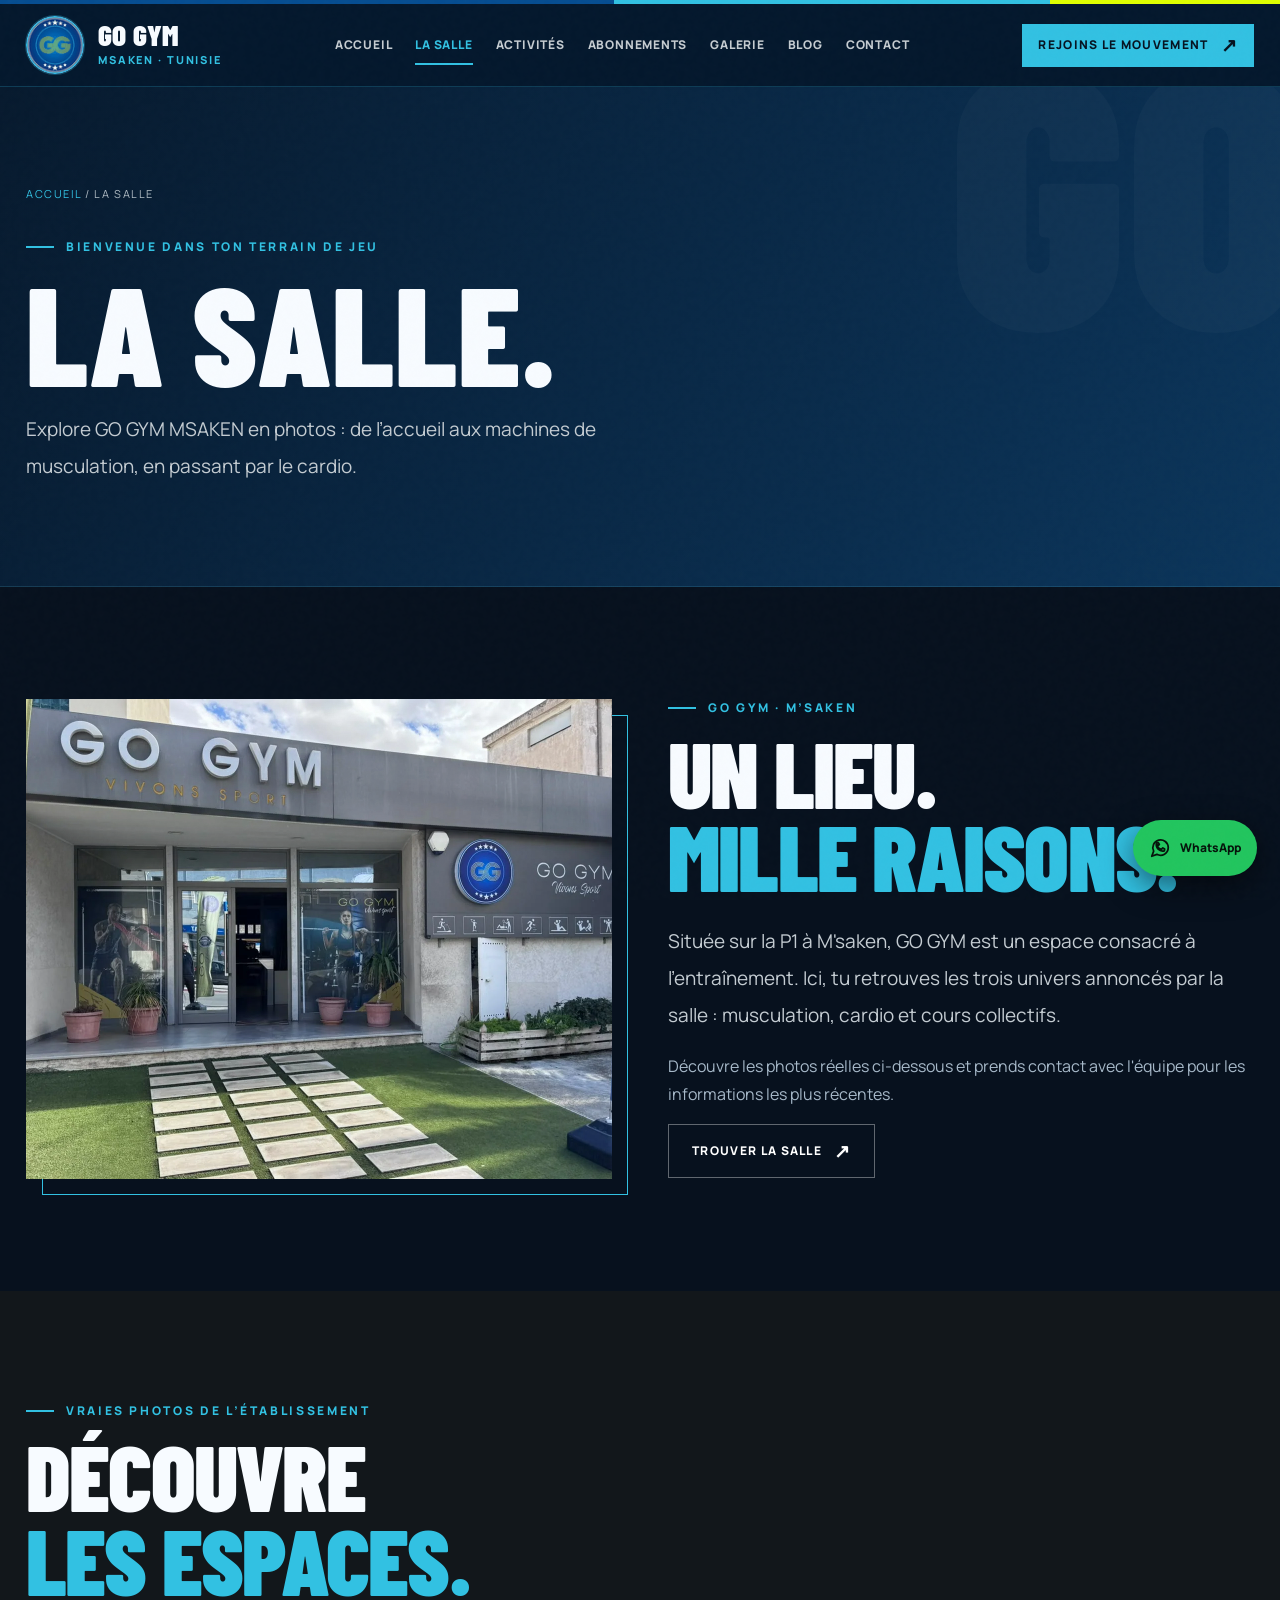
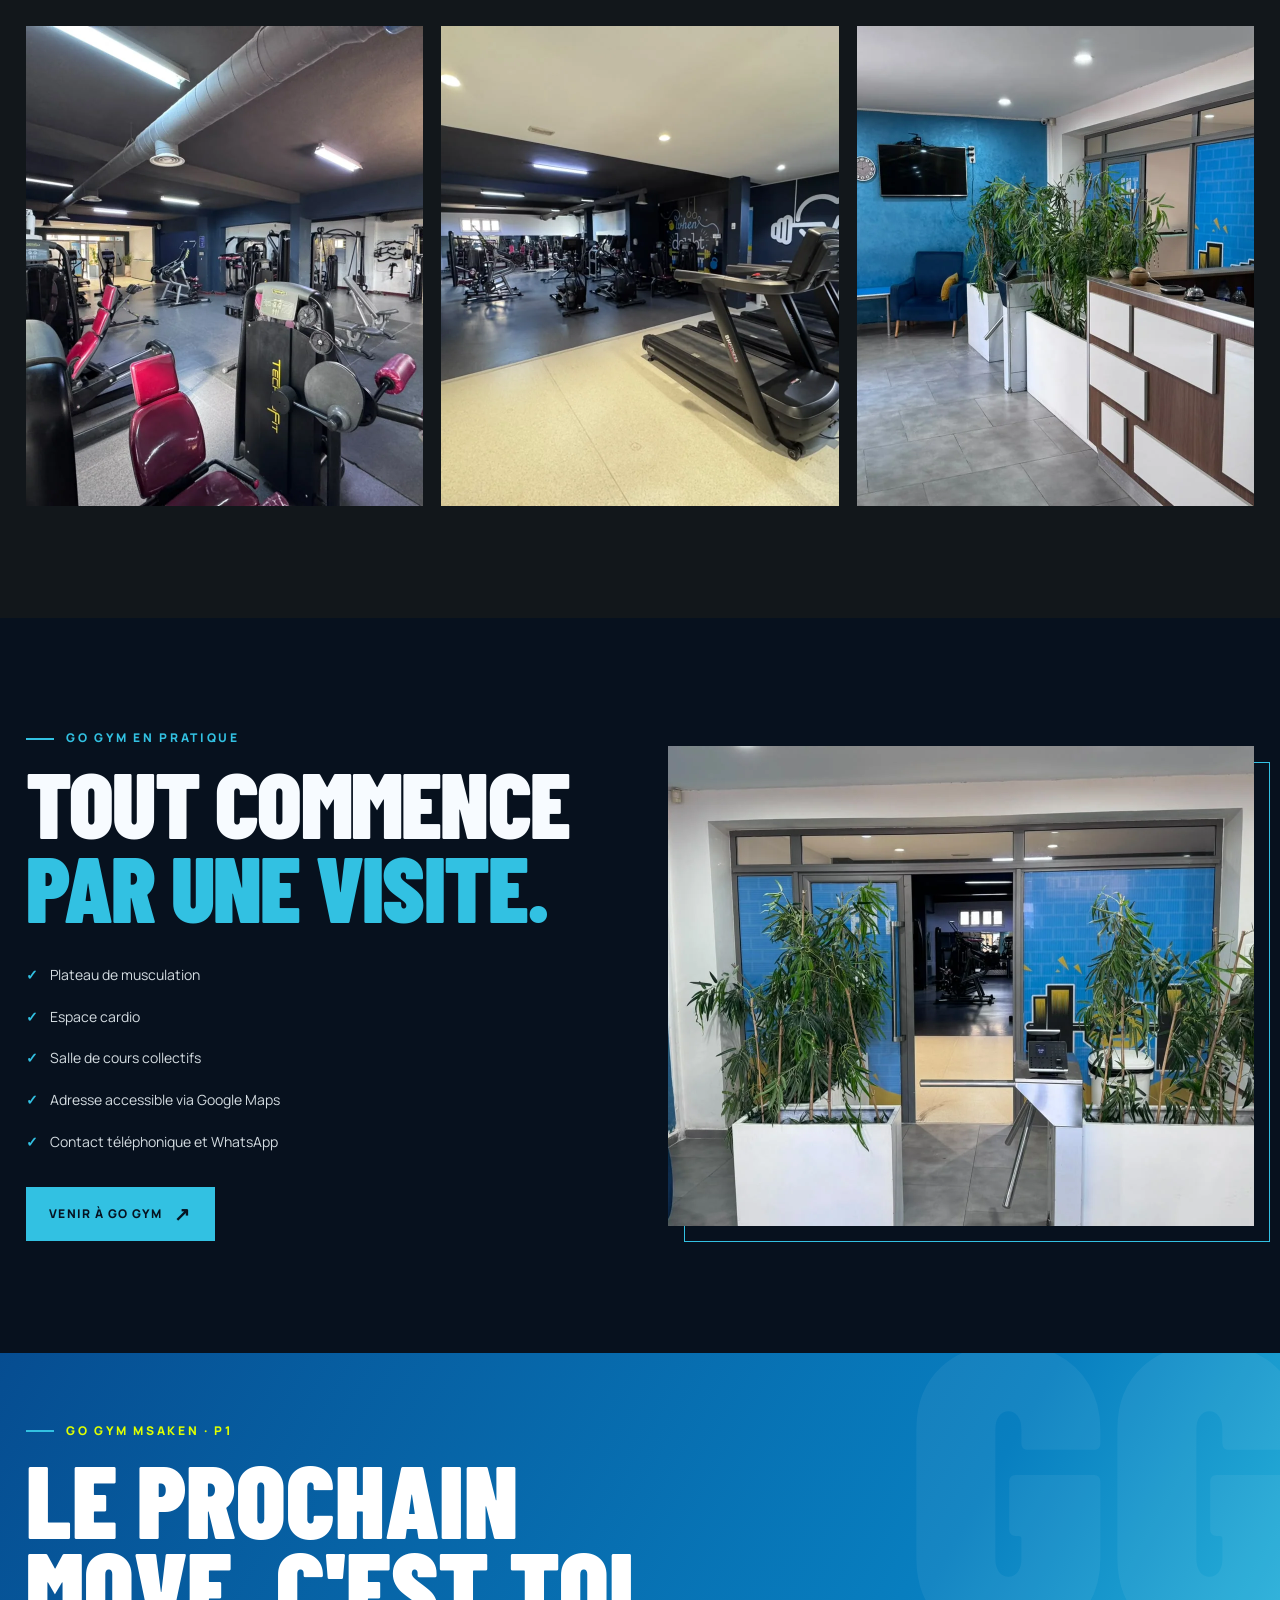
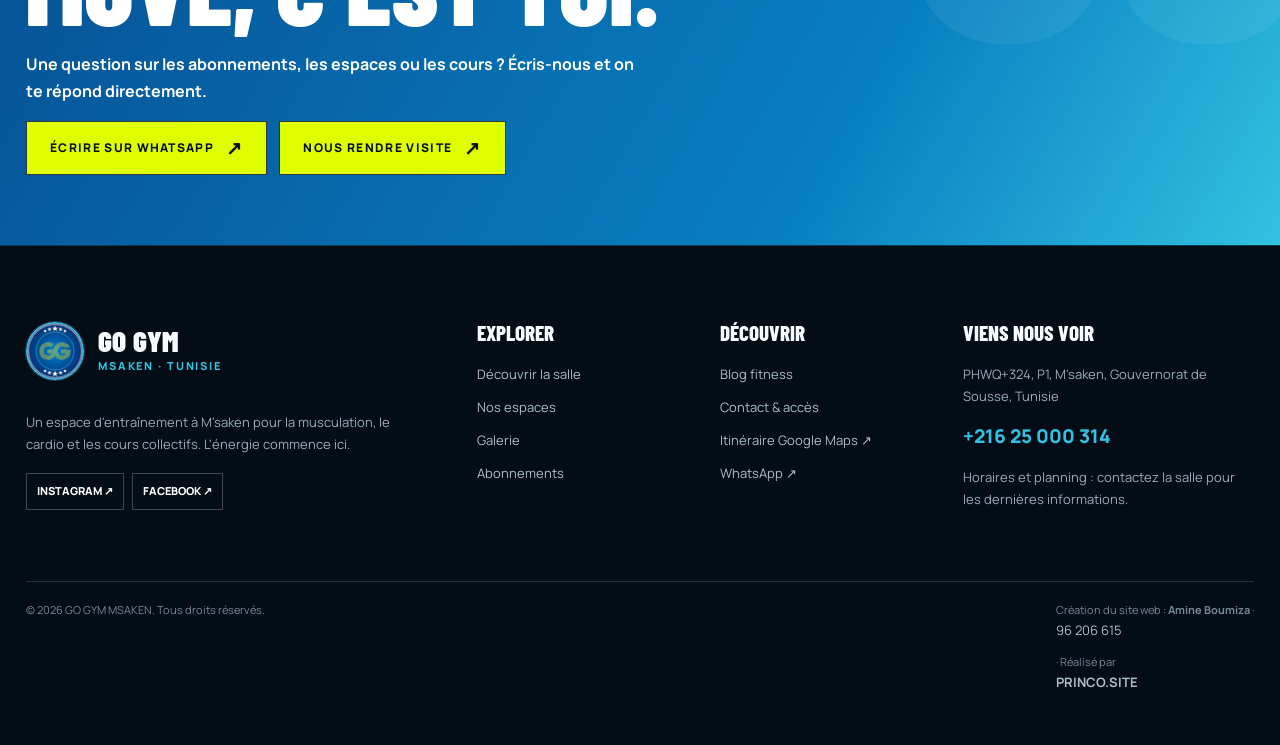
<file: la-salle.html>
<!doctype html>
<html lang="fr-TN"><head><meta charset="utf-8"><meta name="viewport" content="width=device-width, initial-scale=1"><meta name="theme-color" content="#090b0e"><meta name="description" content="Visitez GO GYM MSAKEN en photos réelles : plateau de musculation, espace cardio, accueil et adresse sur la P1 à M&#x27;saken."><meta name="robots" content="index,follow,max-image-preview:large"><title>Découvrir la salle de sport à M&#x27;saken | GO GYM MSAKEN</title><meta property="og:type" content="website"><meta property="og:site_name" content="GO GYM MSAKEN"><meta property="og:locale" content="fr_TN"><meta property="og:title" content="Découvrir la salle de sport à M&#x27;saken | GO GYM MSAKEN"><meta property="og:description" content="Visitez GO GYM MSAKEN en photos réelles : plateau de musculation, espace cardio, accueil et adresse sur la P1 à M&#x27;saken."><meta name="twitter:card" content="summary_large_image"><link rel="icon" type="image/png" sizes="96x96" href="assets/icons/favicon.png"><link rel="shortcut icon" href="assets/icons/favicon.png"><meta name="application-name" content="GO GYM MSAKEN"><link rel="preconnect" href="https://fonts.googleapis.com"><link rel="preconnect" href="https://fonts.gstatic.com" crossorigin><link rel="stylesheet" href="css/style.css"><script type="application/ld+json">{
  "@context": "https://schema.org",
  "@type": "ExerciseGym",
  "name": "GO GYM MSAKEN",
  "description": "Salle de sport à M’saken avec plateau de musculation, cardio et salle de cours collectifs.",
  "telephone": "+21625000314",
  "address": {
    "@type": "PostalAddress",
    "streetAddress": "PHWQ+324, P1",
    "addressLocality": "M'saken",
    "addressRegion": "Sousse",
    "addressCountry": "TN"
  },
  "hasMap": "https://www.google.com/maps/search/?api=1&query=Go%20Gym%20Msaken%20PHWQ%2B324",
  "sameAs": [
    "https://www.instagram.com/gogym.msaken/",
    "https://www.facebook.com/gogym.tn/?locale=fr_FR"
  ],
  "availableLanguage": [
    "fr",
    "ar"
  ],
  "url": "https://gogymmsaken.com/",
  "logo": "https://gogymmsaken.com/assets/icons/go-gym-original.png",
  "image": "https://gogymmsaken.com/assets/images/facade-go-gym.webp"
}</script><link rel="canonical" href="https://gogymmsaken.com/la-salle.html"><meta property="og:url" content="https://gogymmsaken.com/la-salle.html"><meta property="og:image" content="https://gogymmsaken.com/assets/icons/go-gym-original.png"><meta property="og:image:alt" content="Logo officiel GO GYM MSAKEN"><meta name="twitter:image" content="https://gogymmsaken.com/assets/icons/go-gym-original.png"></head><body>
<a href="#contenu" class="skip">Aller au contenu</a><div class="topline"></div><header class="header"><nav class="nav container" aria-label="Navigation principale"><a class="brand" href="index.html" aria-label="GO GYM MSAKEN accueil"><span class="brand-mark" aria-hidden="true"><img src="assets/icons/go-gym-original.png" width="56" height="56" alt="" decoding="async"></span><span class="brand-type">GO GYM<span>MSAKEN · TUNISIE</span></span></a><div class="nav-links" id="main-nav"><a href="index.html" class="" >Accueil</a><a href="la-salle.html" class="active" aria-current=page>La salle</a><a href="activites.html" class="" >Activités</a><a href="abonnements.html" class="" >Abonnements</a><a href="galerie.html" class="" >Galerie</a><a href="blog/index.html" class="" >Blog</a><a href="contact.html" class="" >Contact</a></div><div class="nav-actions"><a class="btn btn-primary" href="https://wa.me/21625000314?text=Bonjour%20GO%20GYM%20MSAKEN%2C%20je%20souhaite%20des%20informations%20sur%20la%20salle." target="_blank" rel="noopener noreferrer">Rejoins le mouvement <span class="arrow" aria-hidden="true">↗</span></a><button class="menu-toggle" aria-controls="main-nav" aria-expanded="false" aria-label="Ouvrir le menu"><svg width="23" height="23" viewBox="0 0 24 24" fill="none" stroke="currentColor" stroke-width="1.9" stroke-linecap="round" aria-hidden="true"><path d="M4 6h16M4 12h16M4 18h16"/></svg></button></div></nav></header><main id="contenu"><section class="page-hero"><div class="container"><div class="breadcrumbs"><a href="index.html">Accueil</a> / La salle</div><div class="eyebrow" style="margin-top:35px">Bienvenue dans ton terrain de jeu</div><h1>LA SALLE.</h1><p class="lede">Explore GO GYM MSAKEN en photos : de l’accueil aux machines de musculation, en passant par le cardio.</p></div></section><section class="section container"><div class="two-cols"><div class="photo-frame reveal"><img src="assets/images/facade-go-gym.webp" loading="lazy" decoding="async" alt="Entrée et enseigne de GO GYM MSAKEN" ></div><div><div class="eyebrow">GO GYM · M’saken</div><h2 class="h2">UN LIEU.<br><span class="accent">MILLE RAISONS.</span></h2><p class="lede">Située sur la P1 à M'saken, GO GYM est un espace consacré à l'entraînement. Ici, tu retrouves les trois univers annoncés par la salle : musculation, cardio et cours collectifs.</p><p class="muted">Découvre les photos réelles ci-dessous et prends contact avec l'équipe pour les informations les plus récentes.</p><a class="btn btn-outline" href="https://www.google.com/maps/search/?api=1&amp;query=Go%20Gym%20Msaken%20PHWQ%2B324" target="_blank" rel="noopener noreferrer">Trouver la salle <span class="arrow" aria-hidden="true">↗</span></a></div></div></section><section class="section" style="background:#12171b"><div class="container"><div class="eyebrow">Vraies photos de l’établissement</div><h2 class="h2">DÉCOUVRE<br><span class="accent">LES ESPACES.</span></h2><div class="three-cols"><div class="photo-frame reveal"><img src="assets/images/musculation-machines.webp" loading="lazy" decoding="async" alt="Appareils de musculation au GO GYM" ></div><div class="photo-frame reveal"><img src="assets/images/cardio-tapis.webp" loading="lazy" decoding="async" alt="Tapis de course de GO GYM" ></div><div class="photo-frame reveal"><img src="assets/images/accueil-salon.webp" loading="lazy" decoding="async" alt="Espace accueil GO GYM" ></div></div></div></section><section class="section container two-cols"><div><div class="eyebrow">GO GYM en pratique</div><h2 class="h2">TOUT COMMENCE<br><span class="accent">PAR UNE VISITE.</span></h2><ul class="list-check"><li>Plateau de musculation</li><li>Espace cardio</li><li>Salle de cours collectifs</li><li>Adresse accessible via Google Maps</li><li>Contact téléphonique et WhatsApp</li></ul><a class="btn btn-primary" href="https://www.google.com/maps/search/?api=1&amp;query=Go%20Gym%20Msaken%20PHWQ%2B324" target="_blank" rel="noopener noreferrer">Venir à GO GYM <span class="arrow" aria-hidden="true">↗</span></a></div><div class="photo-frame"><img src="assets/images/hall-entree.webp" loading="lazy" decoding="async" alt="Entrée intérieure et plantes dans la salle GO GYM" ></div></section><section class="cta-band"><div class="container"><div class="eyebrow" style="color:#141818">GO GYM MSAKEN · P1</div><h2>LE PROCHAIN<br>MOVE, C'EST TOI.</h2><p>Une question sur les abonnements, les espaces ou les cours ? Écris-nous et on te répond directement.</p><div class="button-pair"><a class="btn btn-dark" href="https://wa.me/21625000314?text=Bonjour%20GO%20GYM%20MSAKEN%2C%20je%20souhaite%20des%20informations%20sur%20la%20salle." target="_blank" rel="noopener noreferrer">Écrire sur WhatsApp <span class="arrow" aria-hidden="true">↗</span></a><a class="btn btn-dark" href="https://www.google.com/maps/search/?api=1&amp;query=Go%20Gym%20Msaken%20PHWQ%2B324" target="_blank" rel="noopener noreferrer">Nous rendre visite <span class="arrow" aria-hidden="true">↗</span></a></div></div></section></main><footer class="footer"><div class="container"><div class="footer-grid"><div><a class="brand" href="index.html"><span class="brand-mark" aria-hidden="true"><img src="assets/icons/go-gym-original.png" width="56" height="56" alt="" decoding="async"></span><span class="brand-type">GO GYM<span>MSAKEN · TUNISIE</span></span></a><p>Un espace d'entraînement à M'saken pour la musculation, le cardio et les cours collectifs. L'énergie commence ici.</p><div class="social-row"><a href="https://www.instagram.com/gogym.msaken/" target="_blank" rel="noopener noreferrer">Instagram ↗</a><a href="https://www.facebook.com/gogym.tn/?locale=fr_FR" target="_blank" rel="noopener noreferrer">Facebook ↗</a></div></div><div><h4>Explorer</h4><a href="la-salle.html">Découvrir la salle</a><a href="activites.html">Nos espaces</a><a href="galerie.html">Galerie</a><a href="abonnements.html">Abonnements</a></div><div><h4>Découvrir</h4><a href="blog/index.html">Blog fitness</a><a href="contact.html">Contact & accès</a><a href="https://www.google.com/maps/search/?api=1&query=Go%20Gym%20Msaken%20PHWQ%2B324" target="_blank" rel="noopener noreferrer">Itinéraire Google Maps ↗</a><a href="https://wa.me/21625000314?text=Bonjour%20GO%20GYM%20MSAKEN%2C%20je%20souhaite%20des%20informations%20sur%20la%20salle." target="_blank" rel="noopener noreferrer">WhatsApp ↗</a></div><div><h4>Viens nous voir</h4><p>PHWQ+324, P1, M'saken, Gouvernorat de Sousse, Tunisie</p><a href="tel:+21625000314" style="font-weight:900;color:var(--accent);font-size:19px">+216 25 000 314</a><p>Horaires et planning : contactez la salle pour les dernières informations.</p></div></div><div class="footer-bottom"><span>© <span data-current-year>2026</span> GO GYM MSAKEN. Tous droits réservés.</span><span class="site-credit">Création du site web : <strong>Amine Boumiza</strong> · <a href="tel:+21696206615">96 206 615</a> · Réalisé par <a href="https://princo.site" target="_blank" rel="noopener noreferrer"><strong>PRINCO.SITE</strong></a></span></div></div></footer><a href="https://wa.me/21625000314?text=Bonjour%20GO%20GYM%20MSAKEN%2C%20je%20souhaite%20des%20informations%20sur%20la%20salle." class="whatsapp-float" target="_blank" rel="noopener noreferrer" aria-label="Contacter GO GYM MSAKEN sur WhatsApp"><span class="whatsapp-icon" aria-hidden="true"><svg width="24" height="24" viewBox="0 0 24 24" fill="none" stroke="currentColor" stroke-width="1.9" stroke-linecap="round" stroke-linejoin="round" aria-hidden="true"><path d="M21 11.5a8.4 8.4 0 0 1-12.4 7.4L3 21l2.1-5.6A8.4 8.4 0 1 1 21 11.5Z"/><path d="M8.8 8.2c.4 2.6 2.4 4.6 5 5l1.3-1.3 2 1.2-.4 2c-5.4 1.1-9.7-3.2-8.6-8.6l2-.4 1.2 2-1.5 1.1Z"/></svg></span><span>WhatsApp</span></a><script src="js/main.js" defer></script></body></html>
</file>
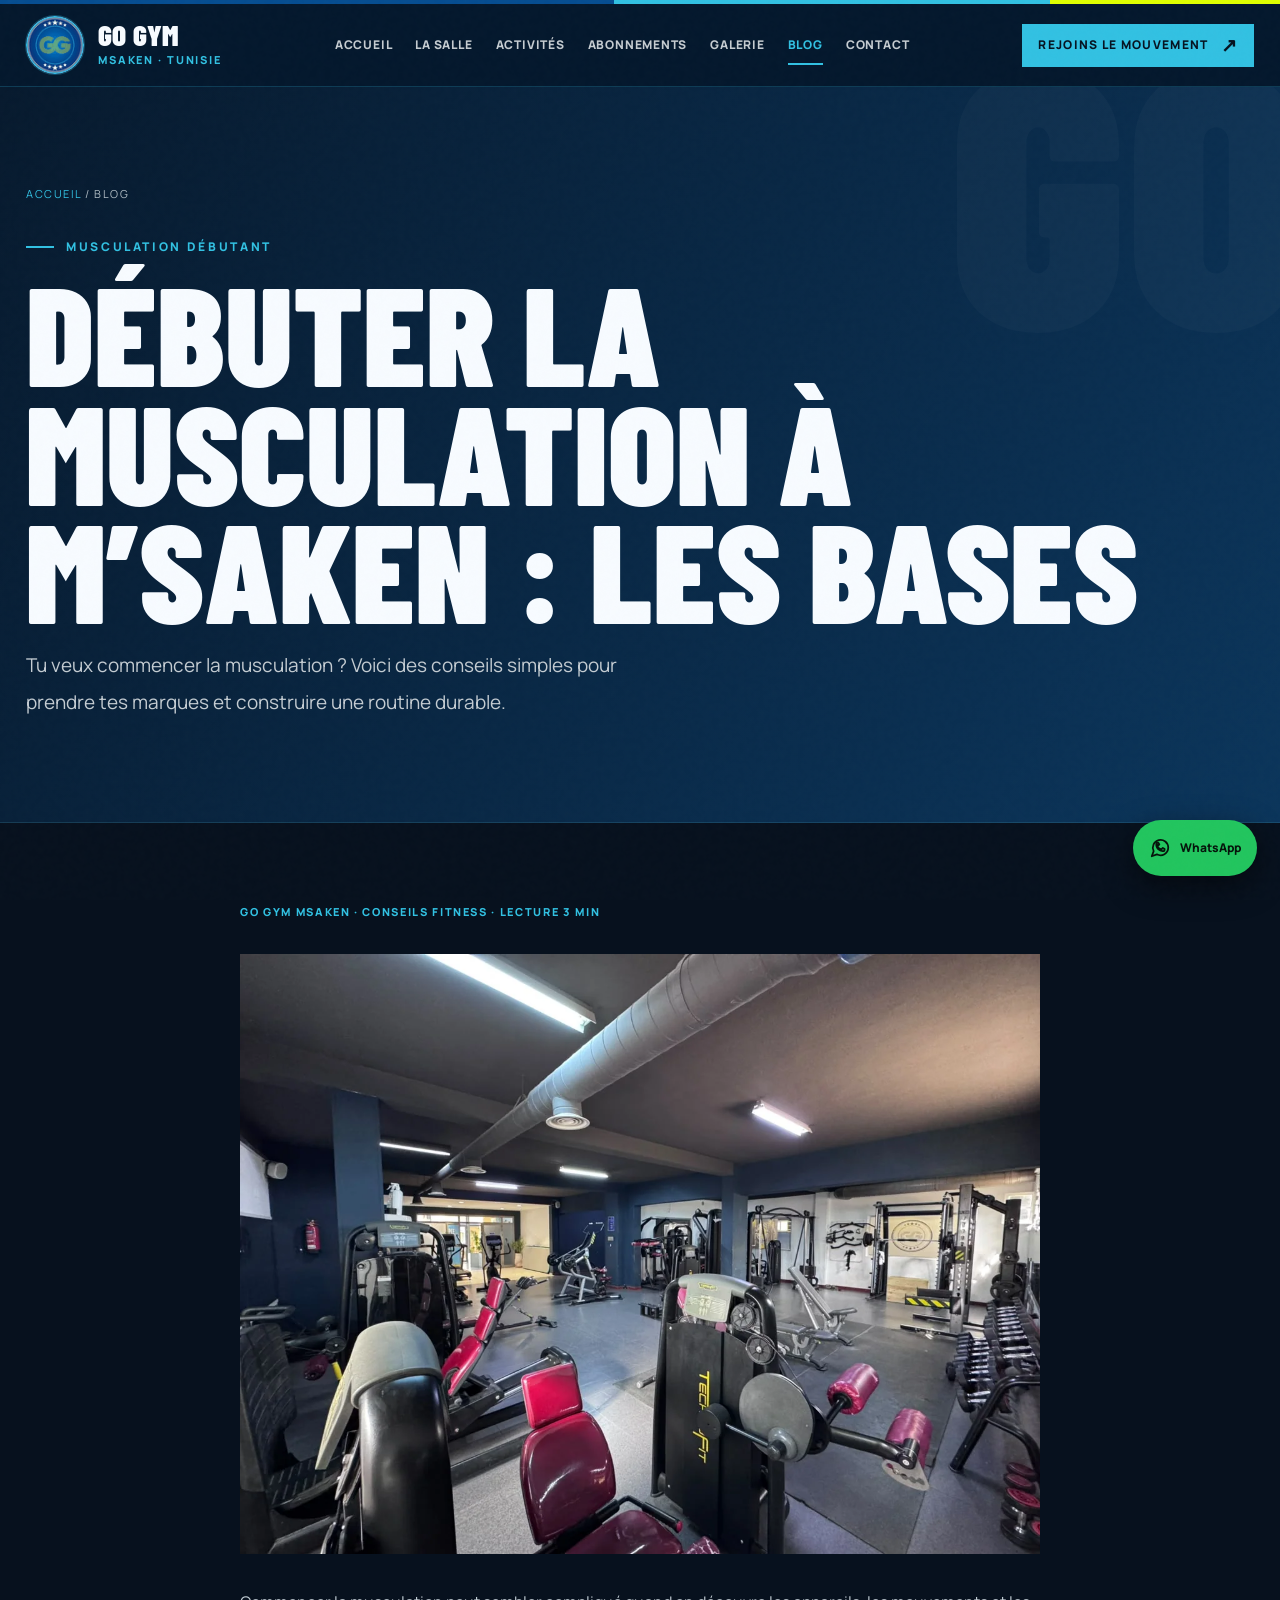
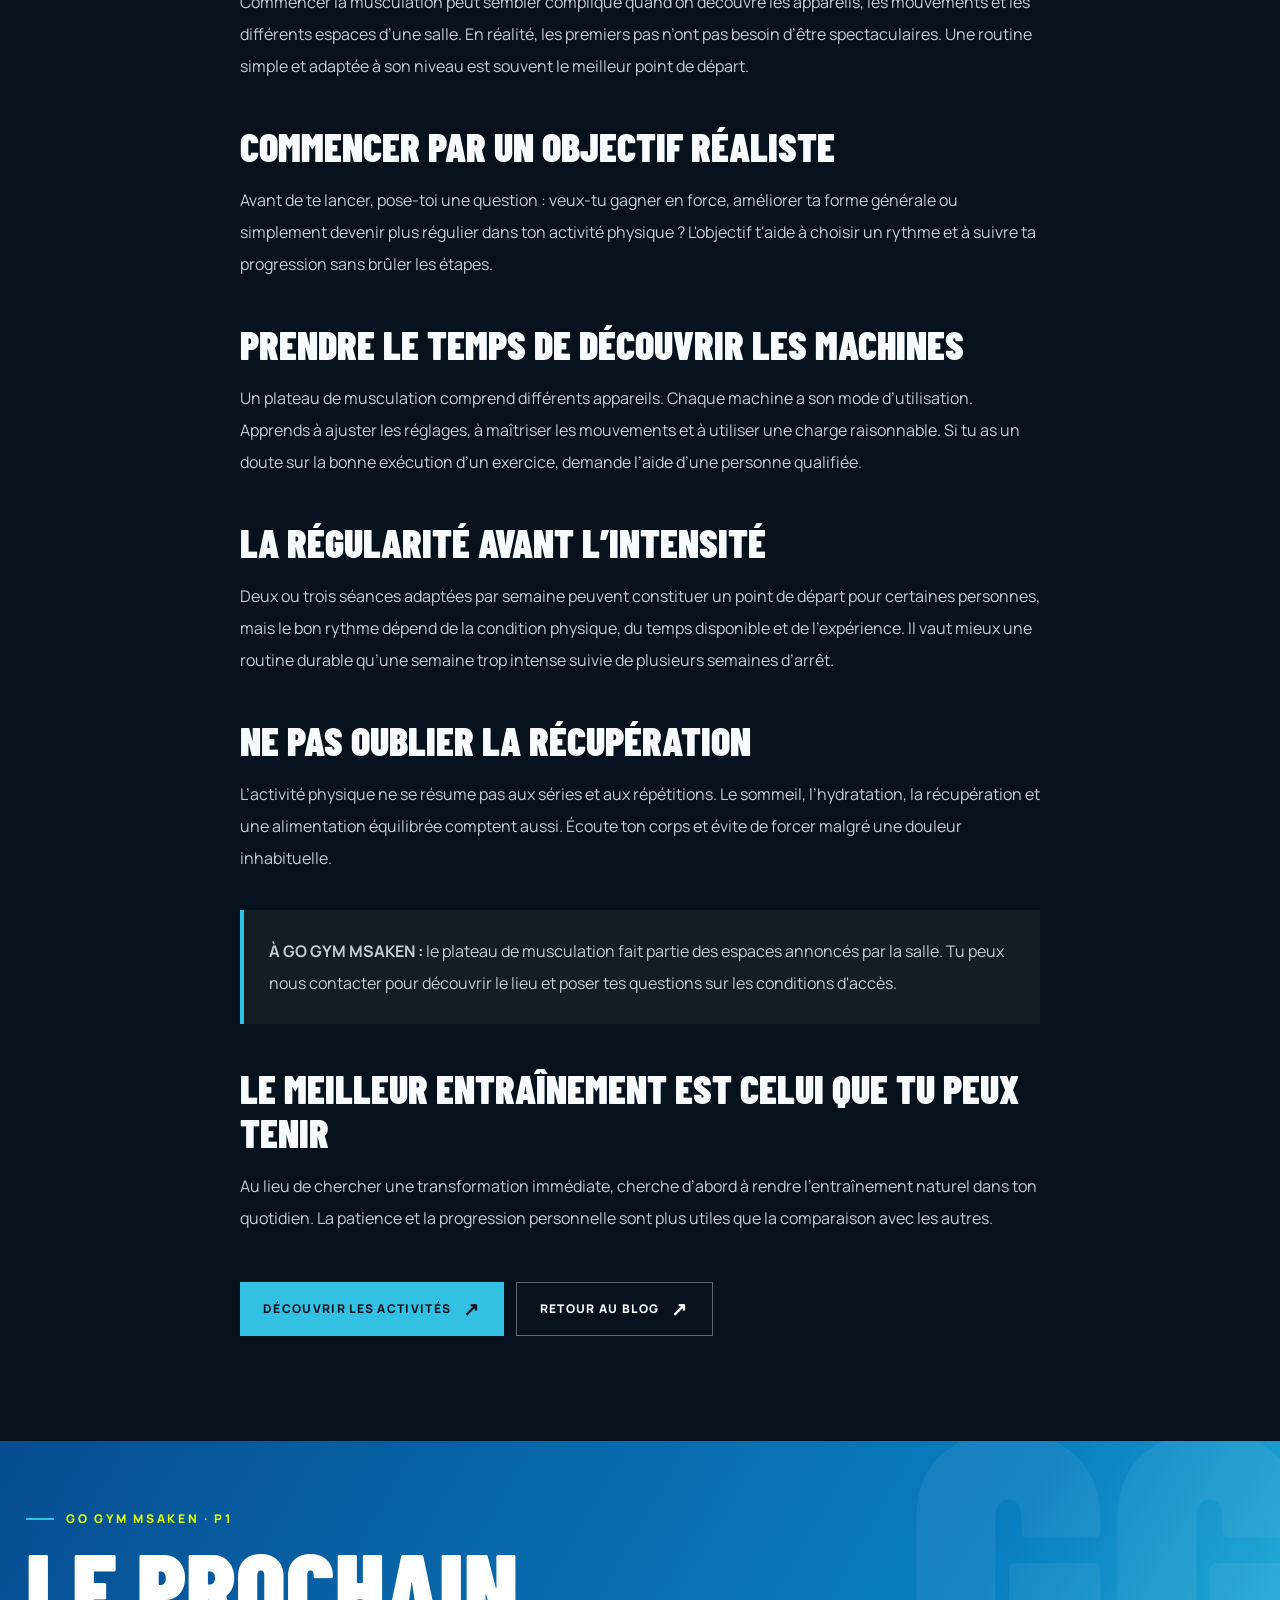
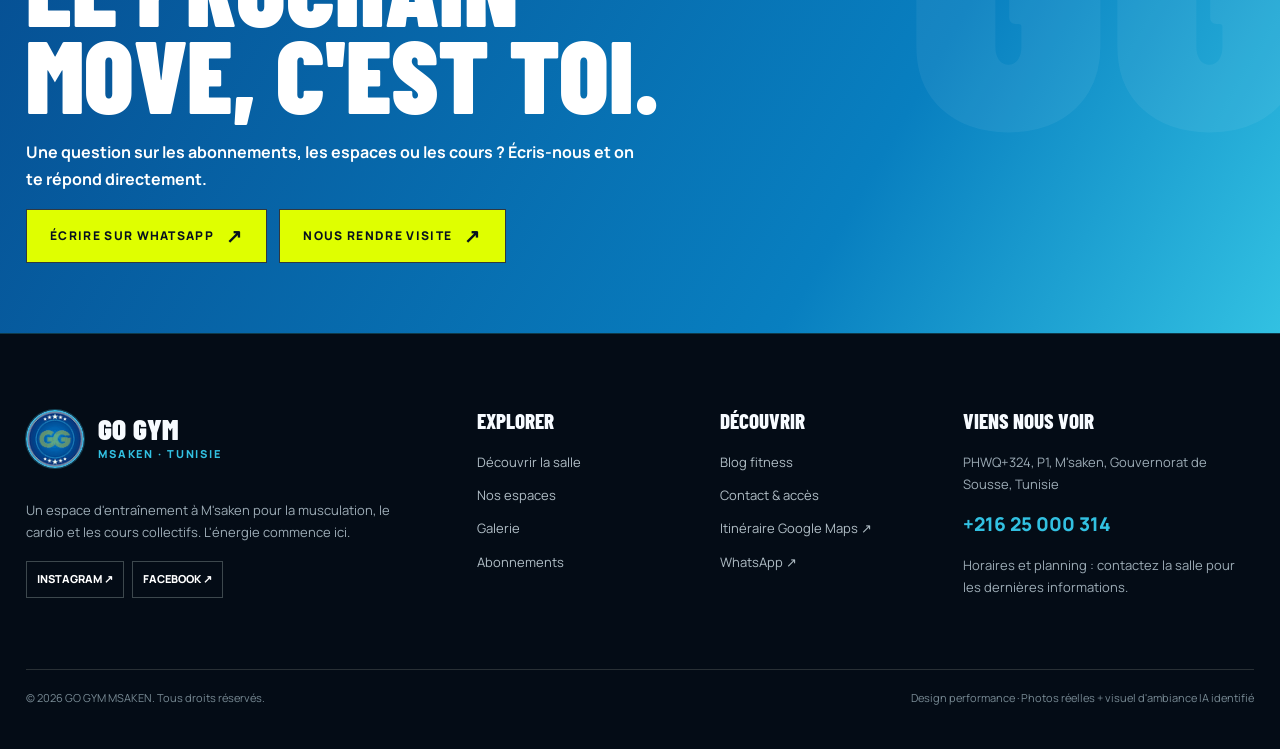
<file: blog/bien-debuter-musculation-msaken.html>
<!doctype html>
<html lang="fr-TN"><head><meta charset="utf-8"><meta name="viewport" content="width=device-width, initial-scale=1"><meta name="theme-color" content="#090b0e"><meta name="description" content="Tu veux commencer la musculation ? Voici des conseils simples pour prendre tes marques et construire une routine durable."><meta name="robots" content="index,follow,max-image-preview:large"><title>Débuter la musculation à M’saken : les bases · Blog sport M’saken | GO GYM MSAKEN</title><meta property="og:type" content="article"><meta property="og:site_name" content="GO GYM MSAKEN"><meta property="og:locale" content="fr_TN"><meta property="og:title" content="Débuter la musculation à M’saken : les bases · Blog sport M’saken | GO GYM MSAKEN"><meta property="og:description" content="Tu veux commencer la musculation ? Voici des conseils simples pour prendre tes marques et construire une routine durable."><meta name="twitter:card" content="summary_large_image"><link rel="icon" type="image/png" sizes="96x96" href="../assets/icons/favicon.png"><link rel="shortcut icon" href="../assets/icons/favicon.png"><meta name="application-name" content="GO GYM MSAKEN"><link rel="preconnect" href="https://fonts.googleapis.com"><link rel="preconnect" href="https://fonts.gstatic.com" crossorigin><link rel="stylesheet" href="../css/style.css"><script type="application/ld+json">{
  "@context": "https://schema.org",
  "@type": "ExerciseGym",
  "name": "GO GYM MSAKEN",
  "description": "Salle de sport à M’saken avec plateau de musculation, cardio et salle de cours collectifs.",
  "telephone": "+21625000314",
  "address": {
    "@type": "PostalAddress",
    "streetAddress": "PHWQ+324, P1",
    "addressLocality": "M'saken",
    "addressRegion": "Sousse",
    "addressCountry": "TN"
  },
  "hasMap": "https://www.google.com/maps/search/?api=1&query=Go%20Gym%20Msaken%20PHWQ%2B324",
  "sameAs": [
    "https://www.instagram.com/gogym.msaken/",
    "https://www.facebook.com/gogym.tn/?locale=fr_FR"
  ],
  "availableLanguage": [
    "fr",
    "ar"
  ],
  "url": "https://gogymmsaken.com/",
  "logo": "https://gogymmsaken.com/assets/icons/go-gym-original.png",
  "image": "https://gogymmsaken.com/assets/images/facade-go-gym.webp"
}</script><script type="application/ld+json">{
  "@context": "https://schema.org",
  "@type": "BlogPosting",
  "headline": "Débuter la musculation à M’saken : les bases",
  "description": "Tu veux commencer la musculation ? Voici des conseils simples pour prendre tes marques et construire une routine durable.",
  "inLanguage": "fr-TN",
  "publisher": {
    "@type": "Organization",
    "name": "GO GYM MSAKEN"
  },
  "datePublished": "2026-11-02"
}</script><link rel="canonical" href="https://gogymmsaken.com/blog/bien-debuter-musculation-msaken.html"><meta property="og:url" content="https://gogymmsaken.com/blog/bien-debuter-musculation-msaken.html"><meta property="og:image" content="https://gogymmsaken.com/assets/icons/go-gym-original.png"><meta property="og:image:alt" content="Logo officiel GO GYM MSAKEN"><meta name="twitter:image" content="https://gogymmsaken.com/assets/icons/go-gym-original.png"></head><body>
<a href="#contenu" class="skip">Aller au contenu</a><div class="topline"></div><header class="header"><nav class="nav container" aria-label="Navigation principale"><a class="brand" href="../index.html" aria-label="GO GYM MSAKEN accueil"><span class="brand-mark" aria-hidden="true"><img src="../assets/icons/go-gym-original.png" width="56" height="56" alt="" decoding="async"></span><span class="brand-type">GO GYM<span>MSAKEN · TUNISIE</span></span></a><div class="nav-links" id="main-nav"><a href="../index.html" class="" >Accueil</a><a href="../la-salle.html" class="" >La salle</a><a href="../activites.html" class="" >Activités</a><a href="../abonnements.html" class="" >Abonnements</a><a href="../galerie.html" class="" >Galerie</a><a href="../blog/index.html" class="active" aria-current=page>Blog</a><a href="../contact.html" class="" >Contact</a></div><div class="nav-actions"><a class="btn btn-primary" href="https://wa.me/21625000314?text=Bonjour%20GO%20GYM%20MSAKEN%2C%20je%20souhaite%20des%20informations%20sur%20la%20salle." target="_blank" rel="noopener noreferrer">Rejoins le mouvement <span class="arrow" aria-hidden="true">↗</span></a><button class="menu-toggle" aria-controls="main-nav" aria-expanded="false" aria-label="Ouvrir le menu"><svg width="23" height="23" viewBox="0 0 24 24" fill="none" stroke="currentColor" stroke-width="1.9" stroke-linecap="round" aria-hidden="true"><path d="M4 6h16M4 12h16M4 18h16"/></svg></button></div></nav></header><main id="contenu"><section class="page-hero"><div class="container"><div class="breadcrumbs"><a href="../index.html">Accueil</a> / Blog</div><div class="eyebrow" style="margin-top:35px">Musculation débutant</div><h1>DÉBUTER LA MUSCULATION À M’SAKEN : LES BASES</h1><p class="lede">Tu veux commencer la musculation ? Voici des conseils simples pour prendre tes marques et construire une routine durable.</p></div></section><article class="article-container"><div class="article-meta">GO GYM MSAKEN · Conseils fitness · Lecture 3 min</div><img src="../assets/images/musculation-machines.webp" loading="lazy" decoding="async" alt="Débuter la musculation à M’saken : les bases" ><p>Commencer la musculation peut sembler compliqué quand on découvre les appareils, les mouvements et les différents espaces d’une salle. En réalité, les premiers pas n’ont pas besoin d’être spectaculaires. Une routine simple et adaptée à son niveau est souvent le meilleur point de départ.</p><h2>Commencer par un objectif réaliste</h2><p>Avant de te lancer, pose-toi une question : veux-tu gagner en force, améliorer ta forme générale ou simplement devenir plus régulier dans ton activité physique ? L'objectif t'aide à choisir un rythme et à suivre ta progression sans brûler les étapes.</p><h2>Prendre le temps de découvrir les machines</h2><p>Un plateau de musculation comprend différents appareils. Chaque machine a son mode d’utilisation. Apprends à ajuster les réglages, à maîtriser les mouvements et à utiliser une charge raisonnable. Si tu as un doute sur la bonne exécution d’un exercice, demande l’aide d’une personne qualifiée.</p><h2>La régularité avant l’intensité</h2><p>Deux ou trois séances adaptées par semaine peuvent constituer un point de départ pour certaines personnes, mais le bon rythme dépend de la condition physique, du temps disponible et de l’expérience. Il vaut mieux une routine durable qu’une semaine trop intense suivie de plusieurs semaines d’arrêt.</p><h2>Ne pas oublier la récupération</h2><p>L’activité physique ne se résume pas aux séries et aux répétitions. Le sommeil, l’hydratation, la récupération et une alimentation équilibrée comptent aussi. Écoute ton corps et évite de forcer malgré une douleur inhabituelle.</p><div class="callout"><p><strong>À GO GYM MSAKEN :</strong> le plateau de musculation fait partie des espaces annoncés par la salle. Tu peux nous contacter pour découvrir le lieu et poser tes questions sur les conditions d'accès.</p></div><h2>Le meilleur entraînement est celui que tu peux tenir</h2><p>Au lieu de chercher une transformation immédiate, cherche d’abord à rendre l'entraînement naturel dans ton quotidien. La patience et la progression personnelle sont plus utiles que la comparaison avec les autres.</p><div style="margin-top:48px" class="button-pair"><a class="btn btn-primary" href="../activites.html" >Découvrir les activités <span class="arrow" aria-hidden="true">↗</span></a><a class="btn btn-outline" href="../blog/index.html" >Retour au blog <span class="arrow" aria-hidden="true">↗</span></a></div></article><section class="cta-band"><div class="container"><div class="eyebrow" style="color:#141818">GO GYM MSAKEN · P1</div><h2>LE PROCHAIN<br>MOVE, C'EST TOI.</h2><p>Une question sur les abonnements, les espaces ou les cours ? Écris-nous et on te répond directement.</p><div class="button-pair"><a class="btn btn-dark" href="https://wa.me/21625000314?text=Bonjour%20GO%20GYM%20MSAKEN%2C%20je%20souhaite%20des%20informations%20sur%20la%20salle." target="_blank" rel="noopener noreferrer">Écrire sur WhatsApp <span class="arrow" aria-hidden="true">↗</span></a><a class="btn btn-dark" href="https://www.google.com/maps/search/?api=1&amp;query=Go%20Gym%20Msaken%20PHWQ%2B324" target="_blank" rel="noopener noreferrer">Nous rendre visite <span class="arrow" aria-hidden="true">↗</span></a></div></div></section></main><footer class="footer"><div class="container"><div class="footer-grid"><div><a class="brand" href="../index.html"><span class="brand-mark" aria-hidden="true"><img src="../assets/icons/go-gym-original.png" width="56" height="56" alt="" decoding="async"></span><span class="brand-type">GO GYM<span>MSAKEN · TUNISIE</span></span></a><p>Un espace d'entraînement à M'saken pour la musculation, le cardio et les cours collectifs. L'énergie commence ici.</p><div class="social-row"><a href="https://www.instagram.com/gogym.msaken/" target="_blank" rel="noopener noreferrer">Instagram ↗</a><a href="https://www.facebook.com/gogym.tn/?locale=fr_FR" target="_blank" rel="noopener noreferrer">Facebook ↗</a></div></div><div><h4>Explorer</h4><a href="../la-salle.html">Découvrir la salle</a><a href="../activites.html">Nos espaces</a><a href="../galerie.html">Galerie</a><a href="../abonnements.html">Abonnements</a></div><div><h4>Découvrir</h4><a href="../blog/index.html">Blog fitness</a><a href="../contact.html">Contact & accès</a><a href="https://www.google.com/maps/search/?api=1&query=Go%20Gym%20Msaken%20PHWQ%2B324" target="_blank" rel="noopener noreferrer">Itinéraire Google Maps ↗</a><a href="https://wa.me/21625000314?text=Bonjour%20GO%20GYM%20MSAKEN%2C%20je%20souhaite%20des%20informations%20sur%20la%20salle." target="_blank" rel="noopener noreferrer">WhatsApp ↗</a></div><div><h4>Viens nous voir</h4><p>PHWQ+324, P1, M'saken, Gouvernorat de Sousse, Tunisie</p><a href="tel:+21625000314" style="font-weight:900;color:var(--accent);font-size:19px">+216 25 000 314</a><p>Horaires et planning : contactez la salle pour les dernières informations.</p></div></div><div class="footer-bottom"><span>© <span data-current-year>2026</span> GO GYM MSAKEN. Tous droits réservés.</span><span>Design performance · Photos réelles + visuel d'ambiance IA identifié</span></div></div></footer><a href="https://wa.me/21625000314?text=Bonjour%20GO%20GYM%20MSAKEN%2C%20je%20souhaite%20des%20informations%20sur%20la%20salle." class="whatsapp-float" target="_blank" rel="noopener noreferrer" aria-label="Contacter GO GYM MSAKEN sur WhatsApp"><span class="whatsapp-icon" aria-hidden="true"><svg width="24" height="24" viewBox="0 0 24 24" fill="none" stroke="currentColor" stroke-width="1.9" stroke-linecap="round" stroke-linejoin="round" aria-hidden="true"><path d="M21 11.5a8.4 8.4 0 0 1-12.4 7.4L3 21l2.1-5.6A8.4 8.4 0 1 1 21 11.5Z"/><path d="M8.8 8.2c.4 2.6 2.4 4.6 5 5l1.3-1.3 2 1.2-.4 2c-5.4 1.1-9.7-3.2-8.6-8.6l2-.4 1.2 2-1.5 1.1Z"/></svg></span><span>WhatsApp</span></a><script src="../js/main.js" defer></script></body></html>
</file>
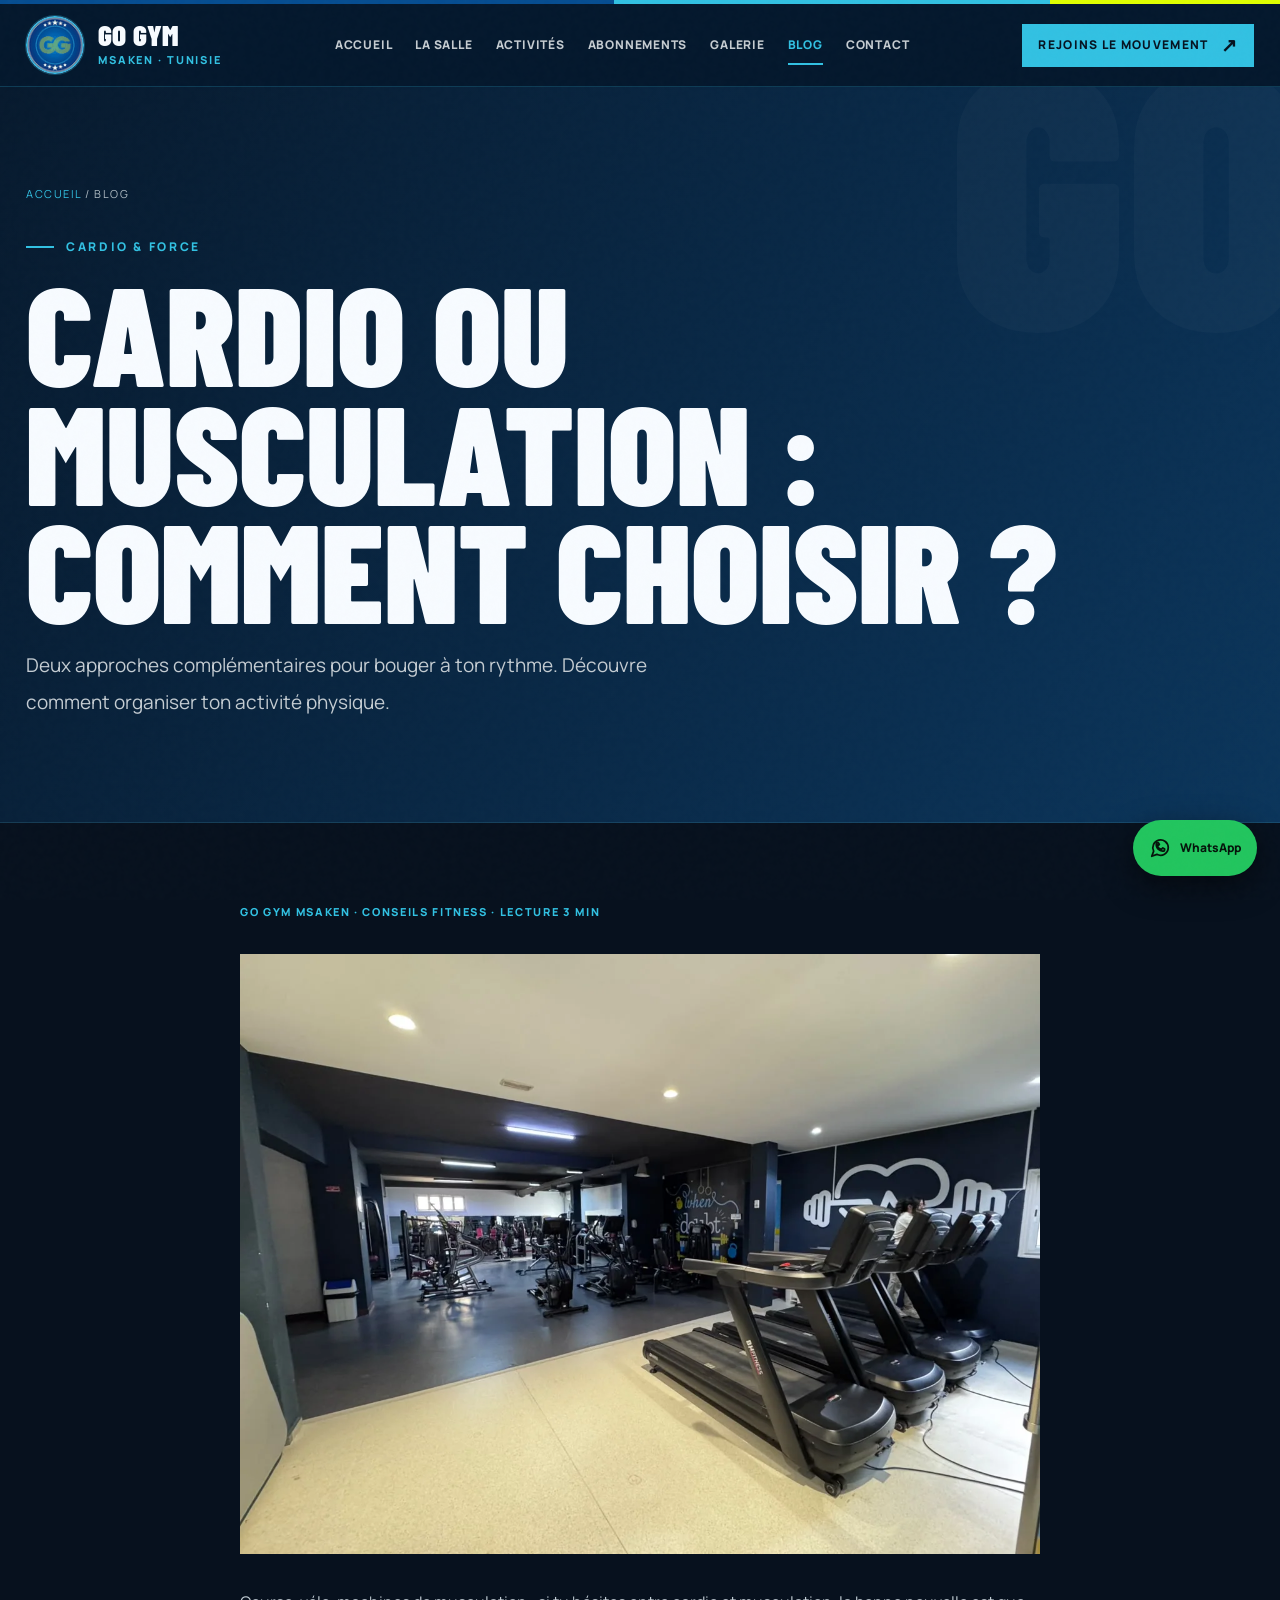
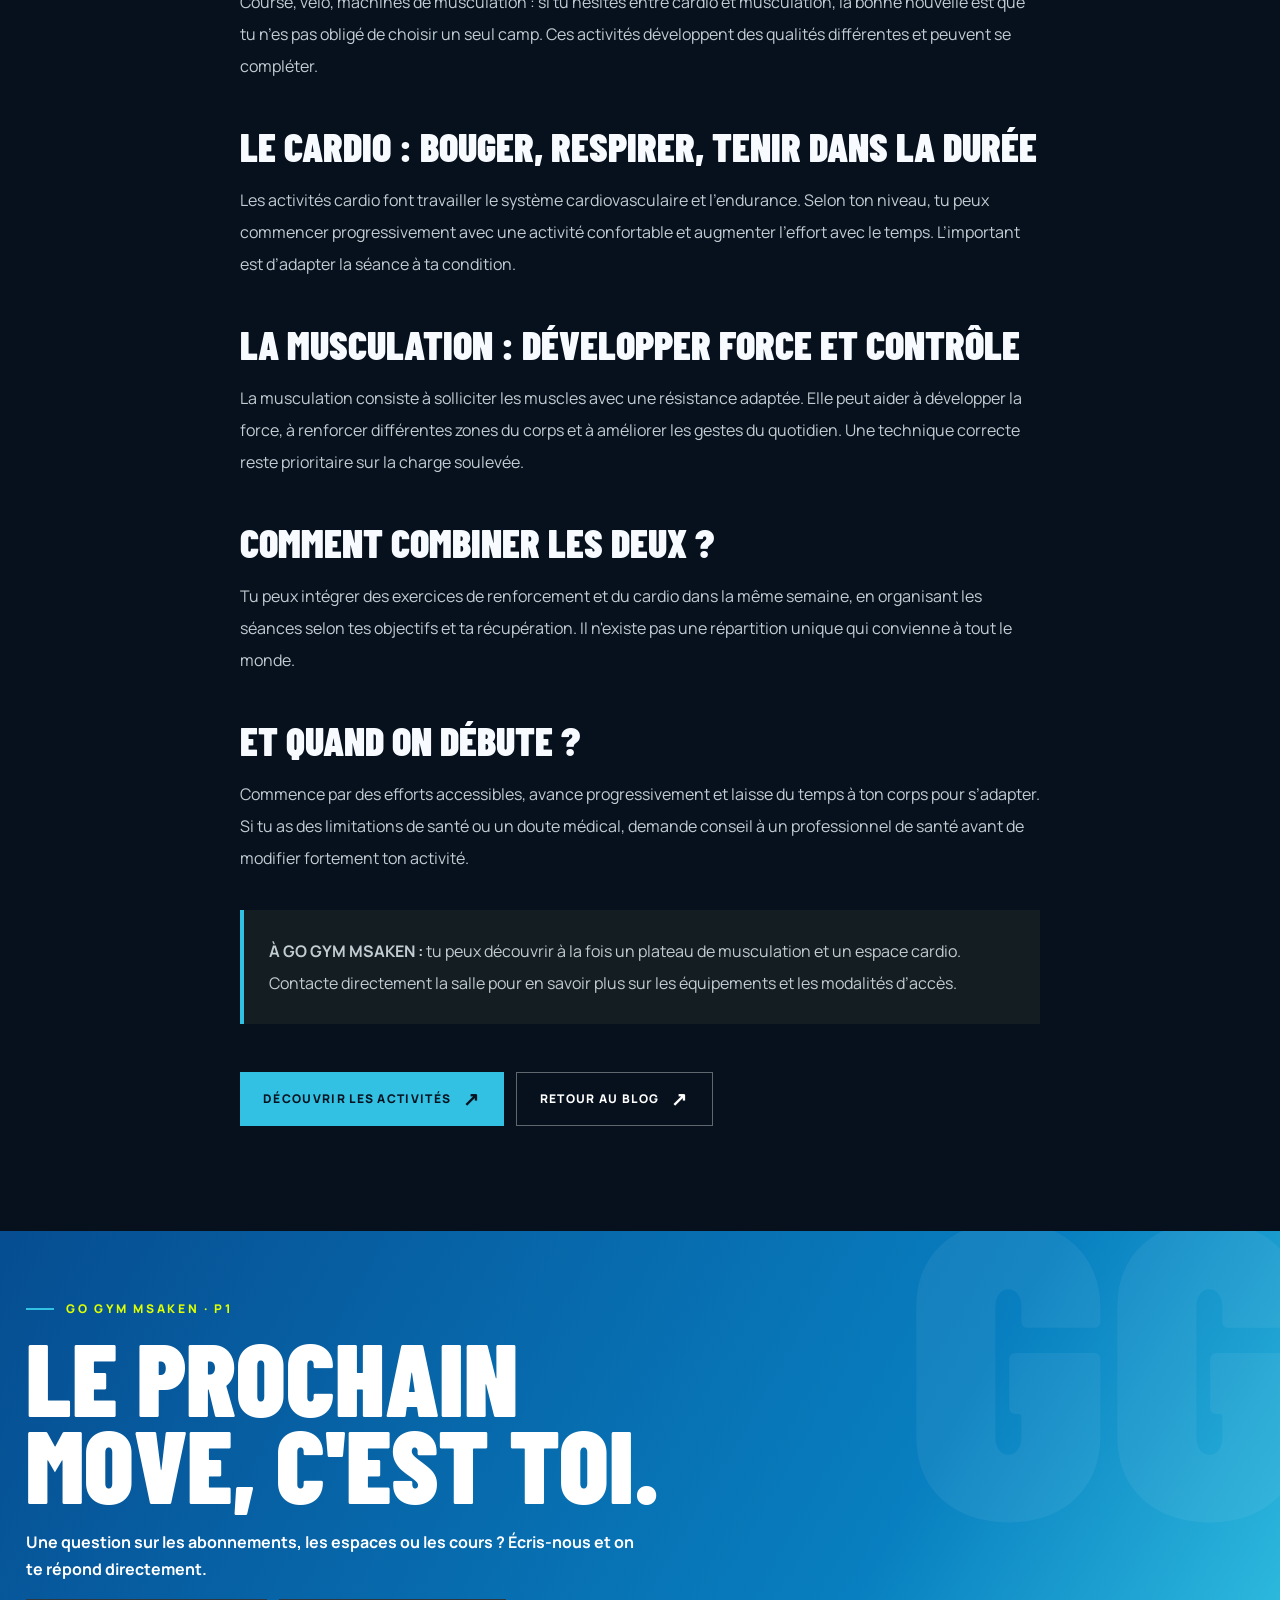
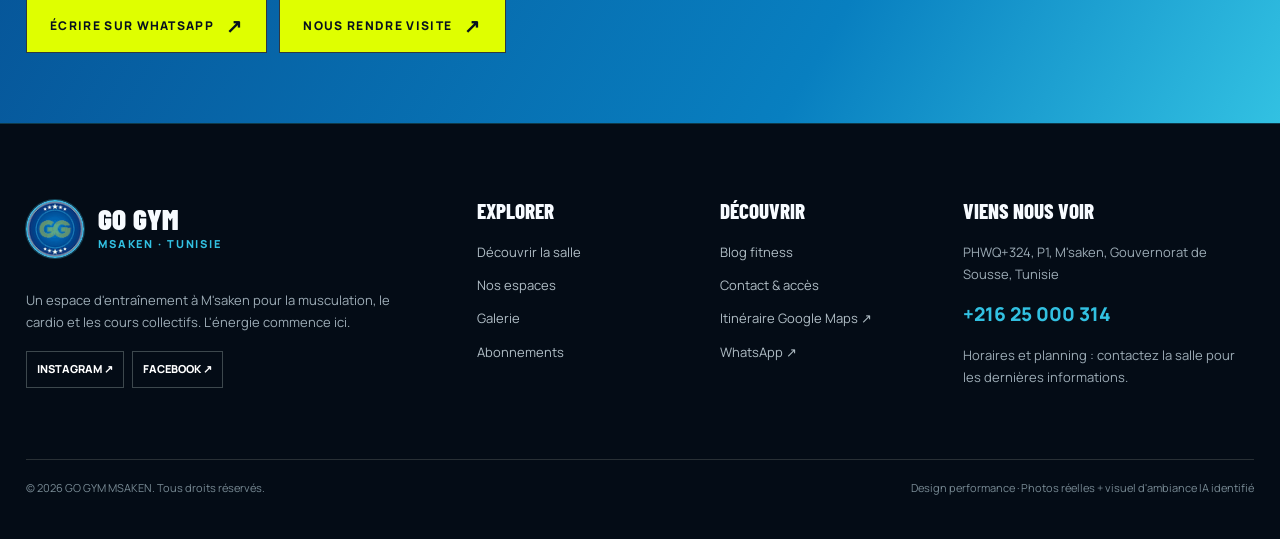
<file: blog/cardio-ou-musculation.html>
<!doctype html>
<html lang="fr-TN"><head><meta charset="utf-8"><meta name="viewport" content="width=device-width, initial-scale=1"><meta name="theme-color" content="#090b0e"><meta name="description" content="Deux approches complémentaires pour bouger à ton rythme. Découvre comment organiser ton activité physique."><meta name="robots" content="index,follow,max-image-preview:large"><title>Cardio ou musculation : comment choisir ? · Blog sport M’saken | GO GYM MSAKEN</title><meta property="og:type" content="article"><meta property="og:site_name" content="GO GYM MSAKEN"><meta property="og:locale" content="fr_TN"><meta property="og:title" content="Cardio ou musculation : comment choisir ? · Blog sport M’saken | GO GYM MSAKEN"><meta property="og:description" content="Deux approches complémentaires pour bouger à ton rythme. Découvre comment organiser ton activité physique."><meta name="twitter:card" content="summary_large_image"><link rel="icon" type="image/png" sizes="96x96" href="../assets/icons/favicon.png"><link rel="shortcut icon" href="../assets/icons/favicon.png"><meta name="application-name" content="GO GYM MSAKEN"><link rel="preconnect" href="https://fonts.googleapis.com"><link rel="preconnect" href="https://fonts.gstatic.com" crossorigin><link rel="stylesheet" href="../css/style.css"><script type="application/ld+json">{
  "@context": "https://schema.org",
  "@type": "ExerciseGym",
  "name": "GO GYM MSAKEN",
  "description": "Salle de sport à M’saken avec plateau de musculation, cardio et salle de cours collectifs.",
  "telephone": "+21625000314",
  "address": {
    "@type": "PostalAddress",
    "streetAddress": "PHWQ+324, P1",
    "addressLocality": "M'saken",
    "addressRegion": "Sousse",
    "addressCountry": "TN"
  },
  "hasMap": "https://www.google.com/maps/search/?api=1&query=Go%20Gym%20Msaken%20PHWQ%2B324",
  "sameAs": [
    "https://www.instagram.com/gogym.msaken/",
    "https://www.facebook.com/gogym.tn/?locale=fr_FR"
  ],
  "availableLanguage": [
    "fr",
    "ar"
  ],
  "url": "https://gogymmsaken.com/",
  "logo": "https://gogymmsaken.com/assets/icons/go-gym-original.png",
  "image": "https://gogymmsaken.com/assets/images/facade-go-gym.webp"
}</script><script type="application/ld+json">{
  "@context": "https://schema.org",
  "@type": "BlogPosting",
  "headline": "Cardio ou musculation : comment choisir ?",
  "description": "Deux approches complémentaires pour bouger à ton rythme. Découvre comment organiser ton activité physique.",
  "inLanguage": "fr-TN",
  "publisher": {
    "@type": "Organization",
    "name": "GO GYM MSAKEN"
  },
  "datePublished": "2026-11-02"
}</script><link rel="canonical" href="https://gogymmsaken.com/blog/cardio-ou-musculation.html"><meta property="og:url" content="https://gogymmsaken.com/blog/cardio-ou-musculation.html"><meta property="og:image" content="https://gogymmsaken.com/assets/icons/go-gym-original.png"><meta property="og:image:alt" content="Logo officiel GO GYM MSAKEN"><meta name="twitter:image" content="https://gogymmsaken.com/assets/icons/go-gym-original.png"></head><body>
<a href="#contenu" class="skip">Aller au contenu</a><div class="topline"></div><header class="header"><nav class="nav container" aria-label="Navigation principale"><a class="brand" href="../index.html" aria-label="GO GYM MSAKEN accueil"><span class="brand-mark" aria-hidden="true"><img src="../assets/icons/go-gym-original.png" width="56" height="56" alt="" decoding="async"></span><span class="brand-type">GO GYM<span>MSAKEN · TUNISIE</span></span></a><div class="nav-links" id="main-nav"><a href="../index.html" class="" >Accueil</a><a href="../la-salle.html" class="" >La salle</a><a href="../activites.html" class="" >Activités</a><a href="../abonnements.html" class="" >Abonnements</a><a href="../galerie.html" class="" >Galerie</a><a href="../blog/index.html" class="active" aria-current=page>Blog</a><a href="../contact.html" class="" >Contact</a></div><div class="nav-actions"><a class="btn btn-primary" href="https://wa.me/21625000314?text=Bonjour%20GO%20GYM%20MSAKEN%2C%20je%20souhaite%20des%20informations%20sur%20la%20salle." target="_blank" rel="noopener noreferrer">Rejoins le mouvement <span class="arrow" aria-hidden="true">↗</span></a><button class="menu-toggle" aria-controls="main-nav" aria-expanded="false" aria-label="Ouvrir le menu"><svg width="23" height="23" viewBox="0 0 24 24" fill="none" stroke="currentColor" stroke-width="1.9" stroke-linecap="round" aria-hidden="true"><path d="M4 6h16M4 12h16M4 18h16"/></svg></button></div></nav></header><main id="contenu"><section class="page-hero"><div class="container"><div class="breadcrumbs"><a href="../index.html">Accueil</a> / Blog</div><div class="eyebrow" style="margin-top:35px">Cardio & force</div><h1>CARDIO OU MUSCULATION : COMMENT CHOISIR ?</h1><p class="lede">Deux approches complémentaires pour bouger à ton rythme. Découvre comment organiser ton activité physique.</p></div></section><article class="article-container"><div class="article-meta">GO GYM MSAKEN · Conseils fitness · Lecture 3 min</div><img src="../assets/images/cardio-tapis.webp" loading="lazy" decoding="async" alt="Cardio ou musculation : comment choisir ?" ><p>Course, vélo, machines de musculation : si tu hésites entre cardio et musculation, la bonne nouvelle est que tu n’es pas obligé de choisir un seul camp. Ces activités développent des qualités différentes et peuvent se compléter.</p><h2>Le cardio : bouger, respirer, tenir dans la durée</h2><p>Les activités cardio font travailler le système cardiovasculaire et l’endurance. Selon ton niveau, tu peux commencer progressivement avec une activité confortable et augmenter l’effort avec le temps. L’important est d’adapter la séance à ta condition.</p><h2>La musculation : développer force et contrôle</h2><p>La musculation consiste à solliciter les muscles avec une résistance adaptée. Elle peut aider à développer la force, à renforcer différentes zones du corps et à améliorer les gestes du quotidien. Une technique correcte reste prioritaire sur la charge soulevée.</p><h2>Comment combiner les deux ?</h2><p>Tu peux intégrer des exercices de renforcement et du cardio dans la même semaine, en organisant les séances selon tes objectifs et ta récupération. Il n'existe pas une répartition unique qui convienne à tout le monde.</p><h2>Et quand on débute ?</h2><p>Commence par des efforts accessibles, avance progressivement et laisse du temps à ton corps pour s’adapter. Si tu as des limitations de santé ou un doute médical, demande conseil à un professionnel de santé avant de modifier fortement ton activité.</p><div class="callout"><p><strong>À GO GYM MSAKEN :</strong> tu peux découvrir à la fois un plateau de musculation et un espace cardio. Contacte directement la salle pour en savoir plus sur les équipements et les modalités d’accès.</p></div><div style="margin-top:48px" class="button-pair"><a class="btn btn-primary" href="../activites.html" >Découvrir les activités <span class="arrow" aria-hidden="true">↗</span></a><a class="btn btn-outline" href="../blog/index.html" >Retour au blog <span class="arrow" aria-hidden="true">↗</span></a></div></article><section class="cta-band"><div class="container"><div class="eyebrow" style="color:#141818">GO GYM MSAKEN · P1</div><h2>LE PROCHAIN<br>MOVE, C'EST TOI.</h2><p>Une question sur les abonnements, les espaces ou les cours ? Écris-nous et on te répond directement.</p><div class="button-pair"><a class="btn btn-dark" href="https://wa.me/21625000314?text=Bonjour%20GO%20GYM%20MSAKEN%2C%20je%20souhaite%20des%20informations%20sur%20la%20salle." target="_blank" rel="noopener noreferrer">Écrire sur WhatsApp <span class="arrow" aria-hidden="true">↗</span></a><a class="btn btn-dark" href="https://www.google.com/maps/search/?api=1&amp;query=Go%20Gym%20Msaken%20PHWQ%2B324" target="_blank" rel="noopener noreferrer">Nous rendre visite <span class="arrow" aria-hidden="true">↗</span></a></div></div></section></main><footer class="footer"><div class="container"><div class="footer-grid"><div><a class="brand" href="../index.html"><span class="brand-mark" aria-hidden="true"><img src="../assets/icons/go-gym-original.png" width="56" height="56" alt="" decoding="async"></span><span class="brand-type">GO GYM<span>MSAKEN · TUNISIE</span></span></a><p>Un espace d'entraînement à M'saken pour la musculation, le cardio et les cours collectifs. L'énergie commence ici.</p><div class="social-row"><a href="https://www.instagram.com/gogym.msaken/" target="_blank" rel="noopener noreferrer">Instagram ↗</a><a href="https://www.facebook.com/gogym.tn/?locale=fr_FR" target="_blank" rel="noopener noreferrer">Facebook ↗</a></div></div><div><h4>Explorer</h4><a href="../la-salle.html">Découvrir la salle</a><a href="../activites.html">Nos espaces</a><a href="../galerie.html">Galerie</a><a href="../abonnements.html">Abonnements</a></div><div><h4>Découvrir</h4><a href="../blog/index.html">Blog fitness</a><a href="../contact.html">Contact & accès</a><a href="https://www.google.com/maps/search/?api=1&query=Go%20Gym%20Msaken%20PHWQ%2B324" target="_blank" rel="noopener noreferrer">Itinéraire Google Maps ↗</a><a href="https://wa.me/21625000314?text=Bonjour%20GO%20GYM%20MSAKEN%2C%20je%20souhaite%20des%20informations%20sur%20la%20salle." target="_blank" rel="noopener noreferrer">WhatsApp ↗</a></div><div><h4>Viens nous voir</h4><p>PHWQ+324, P1, M'saken, Gouvernorat de Sousse, Tunisie</p><a href="tel:+21625000314" style="font-weight:900;color:var(--accent);font-size:19px">+216 25 000 314</a><p>Horaires et planning : contactez la salle pour les dernières informations.</p></div></div><div class="footer-bottom"><span>© <span data-current-year>2026</span> GO GYM MSAKEN. Tous droits réservés.</span><span>Design performance · Photos réelles + visuel d'ambiance IA identifié</span></div></div></footer><a href="https://wa.me/21625000314?text=Bonjour%20GO%20GYM%20MSAKEN%2C%20je%20souhaite%20des%20informations%20sur%20la%20salle." class="whatsapp-float" target="_blank" rel="noopener noreferrer" aria-label="Contacter GO GYM MSAKEN sur WhatsApp"><span class="whatsapp-icon" aria-hidden="true"><svg width="24" height="24" viewBox="0 0 24 24" fill="none" stroke="currentColor" stroke-width="1.9" stroke-linecap="round" stroke-linejoin="round" aria-hidden="true"><path d="M21 11.5a8.4 8.4 0 0 1-12.4 7.4L3 21l2.1-5.6A8.4 8.4 0 1 1 21 11.5Z"/><path d="M8.8 8.2c.4 2.6 2.4 4.6 5 5l1.3-1.3 2 1.2-.4 2c-5.4 1.1-9.7-3.2-8.6-8.6l2-.4 1.2 2-1.5 1.1Z"/></svg></span><span>WhatsApp</span></a><script src="../js/main.js" defer></script></body></html>
</file>
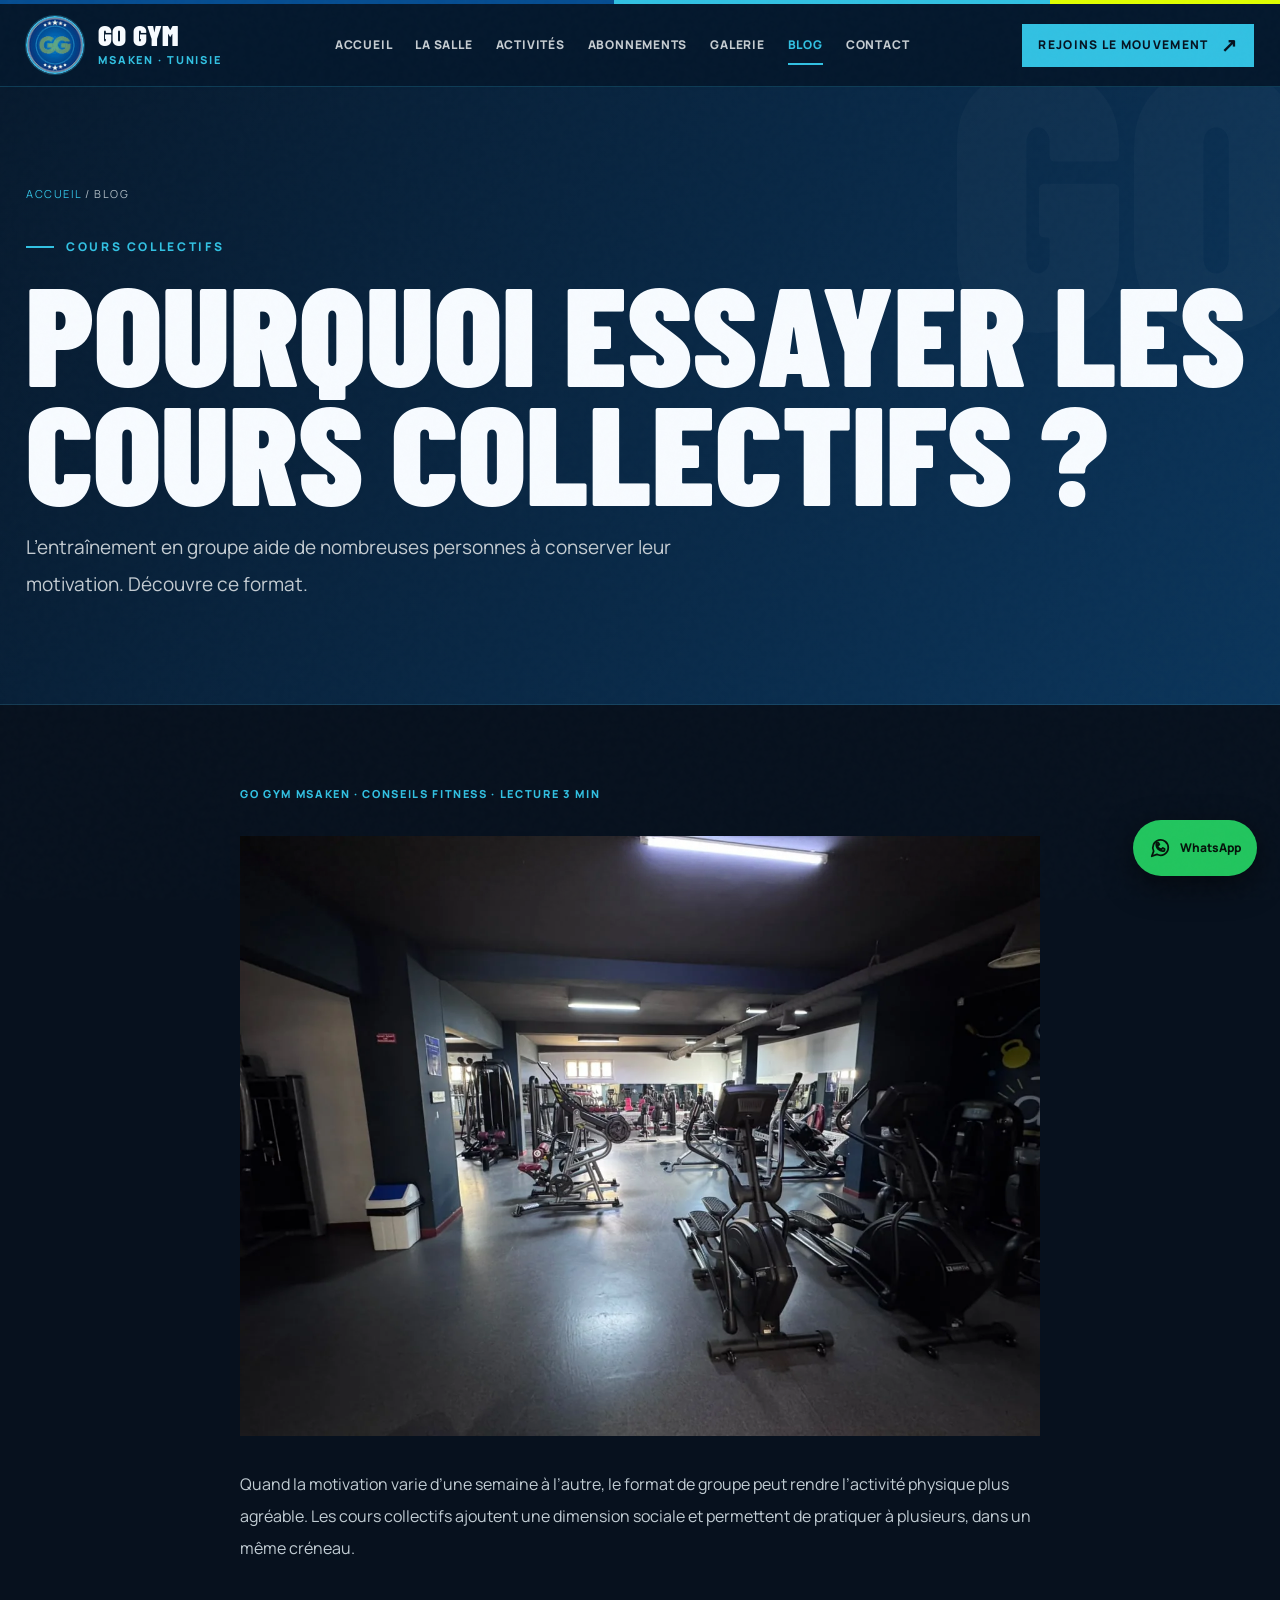
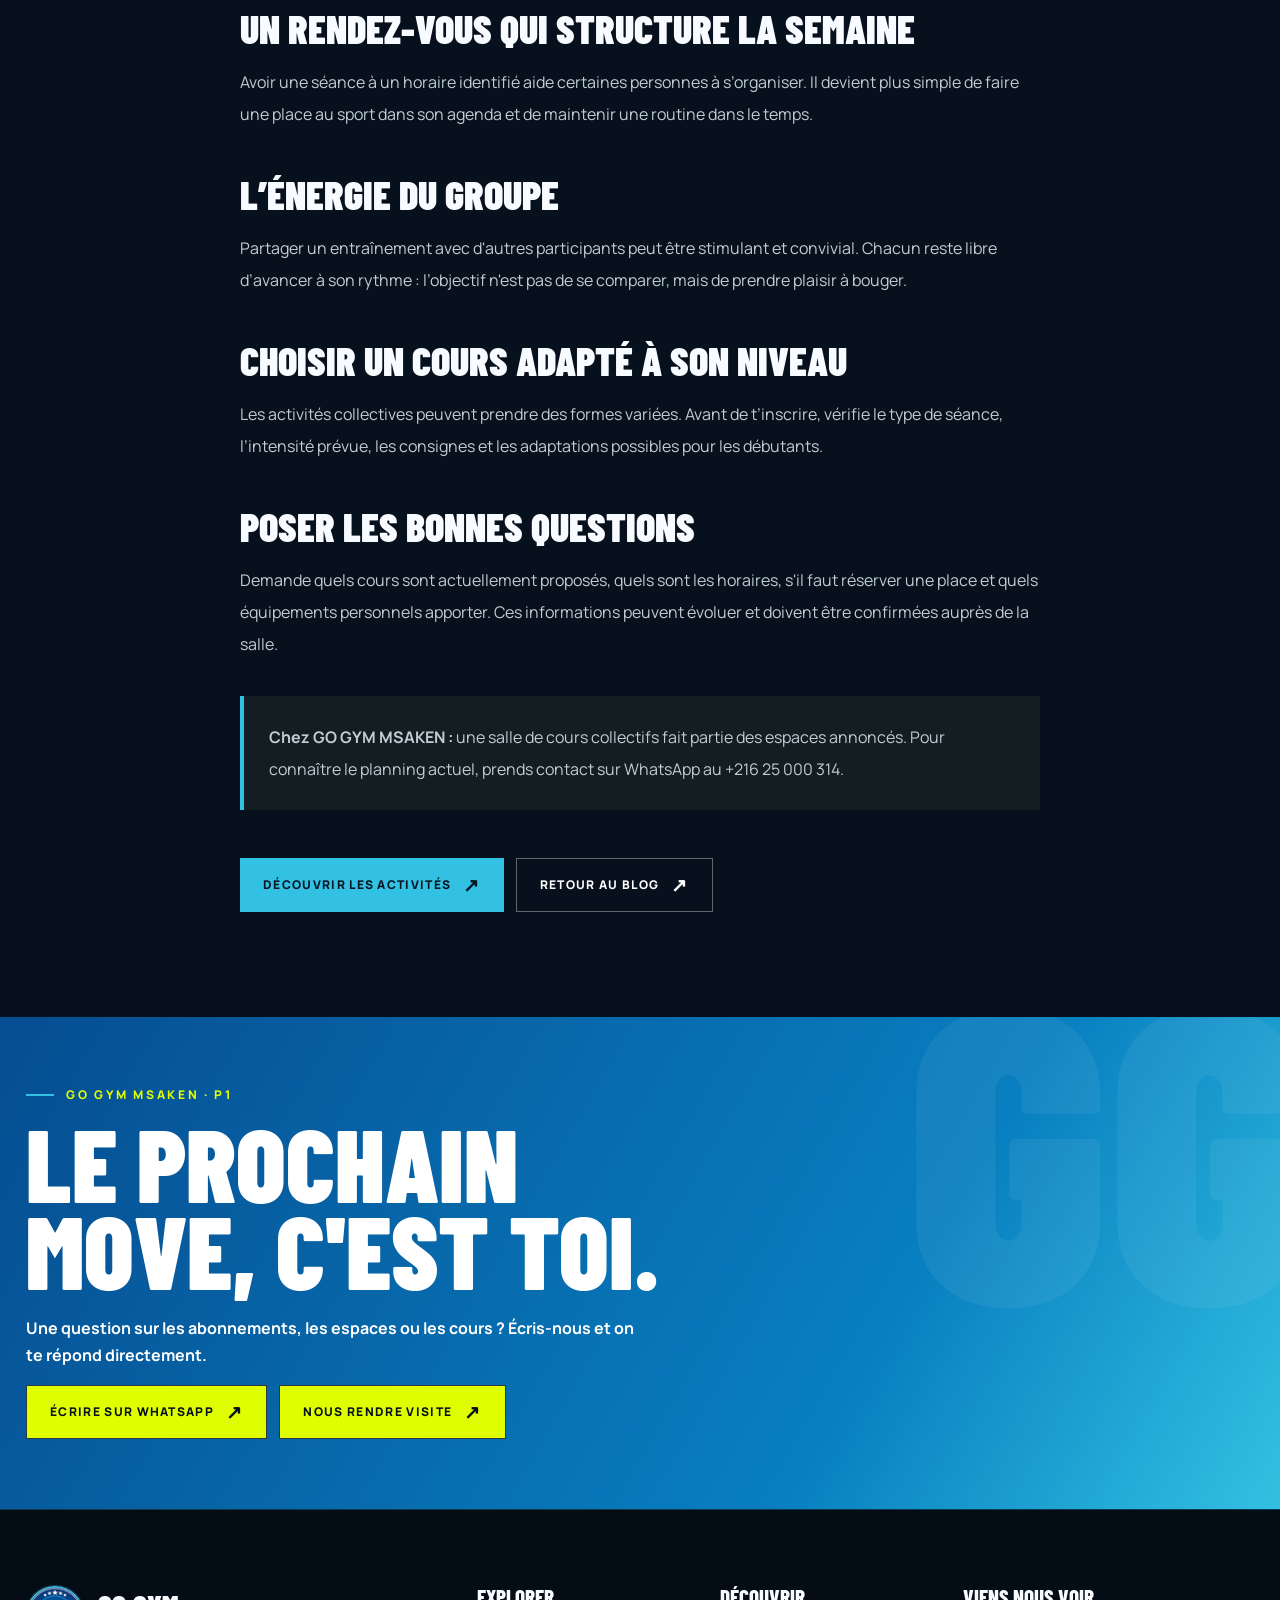
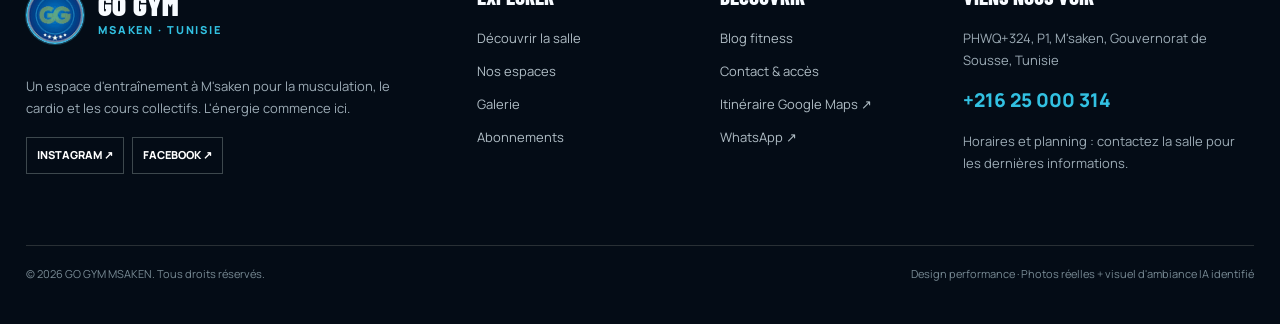
<file: blog/pourquoi-cours-collectifs.html>
<!doctype html>
<html lang="fr-TN"><head><meta charset="utf-8"><meta name="viewport" content="width=device-width, initial-scale=1"><meta name="theme-color" content="#090b0e"><meta name="description" content="L’entraînement en groupe aide de nombreuses personnes à conserver leur motivation. Découvre ce format."><meta name="robots" content="index,follow,max-image-preview:large"><title>Pourquoi essayer les cours collectifs ? · Blog sport M’saken | GO GYM MSAKEN</title><meta property="og:type" content="article"><meta property="og:site_name" content="GO GYM MSAKEN"><meta property="og:locale" content="fr_TN"><meta property="og:title" content="Pourquoi essayer les cours collectifs ? · Blog sport M’saken | GO GYM MSAKEN"><meta property="og:description" content="L’entraînement en groupe aide de nombreuses personnes à conserver leur motivation. Découvre ce format."><meta name="twitter:card" content="summary_large_image"><link rel="icon" type="image/png" sizes="96x96" href="../assets/icons/favicon.png"><link rel="shortcut icon" href="../assets/icons/favicon.png"><meta name="application-name" content="GO GYM MSAKEN"><link rel="preconnect" href="https://fonts.googleapis.com"><link rel="preconnect" href="https://fonts.gstatic.com" crossorigin><link rel="stylesheet" href="../css/style.css"><script type="application/ld+json">{
  "@context": "https://schema.org",
  "@type": "ExerciseGym",
  "name": "GO GYM MSAKEN",
  "description": "Salle de sport à M’saken avec plateau de musculation, cardio et salle de cours collectifs.",
  "telephone": "+21625000314",
  "address": {
    "@type": "PostalAddress",
    "streetAddress": "PHWQ+324, P1",
    "addressLocality": "M'saken",
    "addressRegion": "Sousse",
    "addressCountry": "TN"
  },
  "hasMap": "https://www.google.com/maps/search/?api=1&query=Go%20Gym%20Msaken%20PHWQ%2B324",
  "sameAs": [
    "https://www.instagram.com/gogym.msaken/",
    "https://www.facebook.com/gogym.tn/?locale=fr_FR"
  ],
  "availableLanguage": [
    "fr",
    "ar"
  ],
  "url": "https://gogymmsaken.com/",
  "logo": "https://gogymmsaken.com/assets/icons/go-gym-original.png",
  "image": "https://gogymmsaken.com/assets/images/facade-go-gym.webp"
}</script><script type="application/ld+json">{
  "@context": "https://schema.org",
  "@type": "BlogPosting",
  "headline": "Pourquoi essayer les cours collectifs ?",
  "description": "L’entraînement en groupe aide de nombreuses personnes à conserver leur motivation. Découvre ce format.",
  "inLanguage": "fr-TN",
  "publisher": {
    "@type": "Organization",
    "name": "GO GYM MSAKEN"
  },
  "datePublished": "2026-11-02"
}</script><link rel="canonical" href="https://gogymmsaken.com/blog/pourquoi-cours-collectifs.html"><meta property="og:url" content="https://gogymmsaken.com/blog/pourquoi-cours-collectifs.html"><meta property="og:image" content="https://gogymmsaken.com/assets/icons/go-gym-original.png"><meta property="og:image:alt" content="Logo officiel GO GYM MSAKEN"><meta name="twitter:image" content="https://gogymmsaken.com/assets/icons/go-gym-original.png"></head><body>
<a href="#contenu" class="skip">Aller au contenu</a><div class="topline"></div><header class="header"><nav class="nav container" aria-label="Navigation principale"><a class="brand" href="../index.html" aria-label="GO GYM MSAKEN accueil"><span class="brand-mark" aria-hidden="true"><img src="../assets/icons/go-gym-original.png" width="56" height="56" alt="" decoding="async"></span><span class="brand-type">GO GYM<span>MSAKEN · TUNISIE</span></span></a><div class="nav-links" id="main-nav"><a href="../index.html" class="" >Accueil</a><a href="../la-salle.html" class="" >La salle</a><a href="../activites.html" class="" >Activités</a><a href="../abonnements.html" class="" >Abonnements</a><a href="../galerie.html" class="" >Galerie</a><a href="../blog/index.html" class="active" aria-current=page>Blog</a><a href="../contact.html" class="" >Contact</a></div><div class="nav-actions"><a class="btn btn-primary" href="https://wa.me/21625000314?text=Bonjour%20GO%20GYM%20MSAKEN%2C%20je%20souhaite%20des%20informations%20sur%20la%20salle." target="_blank" rel="noopener noreferrer">Rejoins le mouvement <span class="arrow" aria-hidden="true">↗</span></a><button class="menu-toggle" aria-controls="main-nav" aria-expanded="false" aria-label="Ouvrir le menu"><svg width="23" height="23" viewBox="0 0 24 24" fill="none" stroke="currentColor" stroke-width="1.9" stroke-linecap="round" aria-hidden="true"><path d="M4 6h16M4 12h16M4 18h16"/></svg></button></div></nav></header><main id="contenu"><section class="page-hero"><div class="container"><div class="breadcrumbs"><a href="../index.html">Accueil</a> / Blog</div><div class="eyebrow" style="margin-top:35px">Cours collectifs</div><h1>POURQUOI ESSAYER LES COURS COLLECTIFS ?</h1><p class="lede">L’entraînement en groupe aide de nombreuses personnes à conserver leur motivation. Découvre ce format.</p></div></section><article class="article-container"><div class="article-meta">GO GYM MSAKEN · Conseils fitness · Lecture 3 min</div><img src="../assets/images/cardio-espace.webp" loading="lazy" decoding="async" alt="Pourquoi essayer les cours collectifs ?" ><p>Quand la motivation varie d’une semaine à l’autre, le format de groupe peut rendre l’activité physique plus agréable. Les cours collectifs ajoutent une dimension sociale et permettent de pratiquer à plusieurs, dans un même créneau.</p><h2>Un rendez-vous qui structure la semaine</h2><p>Avoir une séance à un horaire identifié aide certaines personnes à s’organiser. Il devient plus simple de faire une place au sport dans son agenda et de maintenir une routine dans le temps.</p><h2>L’énergie du groupe</h2><p>Partager un entraînement avec d'autres participants peut être stimulant et convivial. Chacun reste libre d’avancer à son rythme : l’objectif n'est pas de se comparer, mais de prendre plaisir à bouger.</p><h2>Choisir un cours adapté à son niveau</h2><p>Les activités collectives peuvent prendre des formes variées. Avant de t’inscrire, vérifie le type de séance, l’intensité prévue, les consignes et les adaptations possibles pour les débutants.</p><h2>Poser les bonnes questions</h2><p>Demande quels cours sont actuellement proposés, quels sont les horaires, s'il faut réserver une place et quels équipements personnels apporter. Ces informations peuvent évoluer et doivent être confirmées auprès de la salle.</p><div class="callout"><p><strong>Chez GO GYM MSAKEN :</strong> une salle de cours collectifs fait partie des espaces annoncés. Pour connaître le planning actuel, prends contact sur WhatsApp au +216 25 000 314.</p></div><div style="margin-top:48px" class="button-pair"><a class="btn btn-primary" href="../activites.html" >Découvrir les activités <span class="arrow" aria-hidden="true">↗</span></a><a class="btn btn-outline" href="../blog/index.html" >Retour au blog <span class="arrow" aria-hidden="true">↗</span></a></div></article><section class="cta-band"><div class="container"><div class="eyebrow" style="color:#141818">GO GYM MSAKEN · P1</div><h2>LE PROCHAIN<br>MOVE, C'EST TOI.</h2><p>Une question sur les abonnements, les espaces ou les cours ? Écris-nous et on te répond directement.</p><div class="button-pair"><a class="btn btn-dark" href="https://wa.me/21625000314?text=Bonjour%20GO%20GYM%20MSAKEN%2C%20je%20souhaite%20des%20informations%20sur%20la%20salle." target="_blank" rel="noopener noreferrer">Écrire sur WhatsApp <span class="arrow" aria-hidden="true">↗</span></a><a class="btn btn-dark" href="https://www.google.com/maps/search/?api=1&amp;query=Go%20Gym%20Msaken%20PHWQ%2B324" target="_blank" rel="noopener noreferrer">Nous rendre visite <span class="arrow" aria-hidden="true">↗</span></a></div></div></section></main><footer class="footer"><div class="container"><div class="footer-grid"><div><a class="brand" href="../index.html"><span class="brand-mark" aria-hidden="true"><img src="../assets/icons/go-gym-original.png" width="56" height="56" alt="" decoding="async"></span><span class="brand-type">GO GYM<span>MSAKEN · TUNISIE</span></span></a><p>Un espace d'entraînement à M'saken pour la musculation, le cardio et les cours collectifs. L'énergie commence ici.</p><div class="social-row"><a href="https://www.instagram.com/gogym.msaken/" target="_blank" rel="noopener noreferrer">Instagram ↗</a><a href="https://www.facebook.com/gogym.tn/?locale=fr_FR" target="_blank" rel="noopener noreferrer">Facebook ↗</a></div></div><div><h4>Explorer</h4><a href="../la-salle.html">Découvrir la salle</a><a href="../activites.html">Nos espaces</a><a href="../galerie.html">Galerie</a><a href="../abonnements.html">Abonnements</a></div><div><h4>Découvrir</h4><a href="../blog/index.html">Blog fitness</a><a href="../contact.html">Contact & accès</a><a href="https://www.google.com/maps/search/?api=1&query=Go%20Gym%20Msaken%20PHWQ%2B324" target="_blank" rel="noopener noreferrer">Itinéraire Google Maps ↗</a><a href="https://wa.me/21625000314?text=Bonjour%20GO%20GYM%20MSAKEN%2C%20je%20souhaite%20des%20informations%20sur%20la%20salle." target="_blank" rel="noopener noreferrer">WhatsApp ↗</a></div><div><h4>Viens nous voir</h4><p>PHWQ+324, P1, M'saken, Gouvernorat de Sousse, Tunisie</p><a href="tel:+21625000314" style="font-weight:900;color:var(--accent);font-size:19px">+216 25 000 314</a><p>Horaires et planning : contactez la salle pour les dernières informations.</p></div></div><div class="footer-bottom"><span>© <span data-current-year>2026</span> GO GYM MSAKEN. Tous droits réservés.</span><span>Design performance · Photos réelles + visuel d'ambiance IA identifié</span></div></div></footer><a href="https://wa.me/21625000314?text=Bonjour%20GO%20GYM%20MSAKEN%2C%20je%20souhaite%20des%20informations%20sur%20la%20salle." class="whatsapp-float" target="_blank" rel="noopener noreferrer" aria-label="Contacter GO GYM MSAKEN sur WhatsApp"><span class="whatsapp-icon" aria-hidden="true"><svg width="24" height="24" viewBox="0 0 24 24" fill="none" stroke="currentColor" stroke-width="1.9" stroke-linecap="round" stroke-linejoin="round" aria-hidden="true"><path d="M21 11.5a8.4 8.4 0 0 1-12.4 7.4L3 21l2.1-5.6A8.4 8.4 0 1 1 21 11.5Z"/><path d="M8.8 8.2c.4 2.6 2.4 4.6 5 5l1.3-1.3 2 1.2-.4 2c-5.4 1.1-9.7-3.2-8.6-8.6l2-.4 1.2 2-1.5 1.1Z"/></svg></span><span>WhatsApp</span></a><script src="../js/main.js" defer></script></body></html>
</file>
<file: css/style.css>
@import url('https://fonts.googleapis.com/css2?family=Barlow+Condensed:wght@500;600;700;800;900&family=Manrope:wght@400;500;600;700;800&display=swap');
:root{--bg:#07111e;--surface:#0c1c2d;--surface2:#102a43;--line:rgba(83,191,230,.20);--ink:#f7fbff;--muted:#a6b8c8;--accent:#32c1e2;--blue:#dfff00;--r:18px;--max:1260px;--fonthead:'Barlow Condensed','Arial Narrow',Impact,sans-serif;--fontbody:Manrope,Arial,sans-serif}
*,*::before,*::after{box-sizing:border-box}html{scroll-behavior:smooth;scroll-padding-top:94px}body{margin:0;background:var(--bg);color:var(--ink);font-family:var(--fontbody);line-height:1.7;overflow-x:hidden}body::before{content:'';position:fixed;inset:0;pointer-events:none;z-index:1000;opacity:.075;background-image:url("data:image/svg+xml,%3Csvg viewBox='0 0 180 180' xmlns='http://www.w3.org/2000/svg'%3E%3Cfilter id='noise'%3E%3CfeTurbulence type='fractalNoise' baseFrequency='.75' numOctaves='3' stitchTiles='stitch'/%3E%3C/filter%3E%3Crect width='100%25' height='100%25' filter='url(%23noise)' opacity='.23'/%3E%3C/svg%3E")}
img{max-width:100%;display:block}a{color:inherit;text-decoration:none}button,input,textarea,select{font:inherit}button{cursor:pointer}button:focus-visible,a:focus-visible,input:focus-visible,select:focus-visible{outline:3px solid var(--blue);outline-offset:3px}::selection{background:var(--accent);color:#080a0d}.container{width:min(calc(100% - 52px),var(--max));margin-inline:auto}.section{padding:112px 0}.section.tight{padding:78px 0}.eyebrow{font:800 12px/1.4 var(--fontbody);color:var(--accent);text-transform:uppercase;letter-spacing:.22em;display:flex;align-items:center;gap:12px}.eyebrow::before{content:'';width:28px;height:2px;background:var(--accent)}.heading{font-family:var(--fonthead);font-weight:900;font-size:clamp(64px,9vw,133px);line-height:.84;letter-spacing:-.026em;margin:20px 0 25px;text-transform:uppercase}.h2{font-family:var(--fonthead);font-weight:900;font-size:clamp(52px,7.2vw,99px);line-height:.91;letter-spacing:-.019em;margin:14px 0 25px;text-transform:uppercase}.h3{font:800 clamp(26px,3vw,39px)/1 var(--fonthead);text-transform:uppercase;letter-spacing:.005em;margin:0 0 12px}.lede{font-size:clamp(16px,1.8vw,19px);color:#c4ccd2;line-height:1.95;max-width:650px}.muted{color:var(--muted)}.accent{color:var(--accent)}.blue{color:var(--blue)}.outline-word{-webkit-text-stroke:1.4px #f5f7f1;color:transparent}.btn{border:0;display:inline-flex;gap:12px;align-items:center;justify-content:center;min-height:54px;padding:12px 23px;font-size:12px;letter-spacing:.11em;text-transform:uppercase;font-weight:900;line-height:1.2;transition:transform .25s,background .25s,color .25s,border-color .25s}.btn:hover{transform:translateY(-3px)}.btn-primary{background:var(--accent);color:#090b0e}.btn-primary:hover{background:#fff}.btn-outline{background:transparent;color:white;border:1px solid rgba(255,255,255,.36)}.btn-outline:hover{border-color:var(--accent);color:var(--accent)}.btn-dark{background:#13171a;color:#fff;border:1px solid #30383f}.btn-blue{background:var(--blue);color:#050b10}.btn .arrow{font-size:19px;line-height:0}.button-pair{display:flex;gap:12px;flex-wrap:wrap}.two-cols{display:grid;grid-template-columns:1fr 1fr;gap:56px;align-items:center}.three-cols{display:grid;grid-template-columns:repeat(3,minmax(0,1fr));gap:18px}.four-cols{display:grid;grid-template-columns:repeat(4,1fr);gap:16px}.section-head{display:flex;justify-content:space-between;align-items:end;gap:40px;margin-bottom:42px}.section-head .lede{max-width:380px}.overline{color:var(--accent);font-size:11px;letter-spacing:.23em;font-weight:900}.chip{display:inline-flex;padding:8px 12px;background:rgba(50,193,226,.09);color:var(--accent);border:1px solid rgba(50,193,226,.3);font-size:11px;font-weight:800;text-transform:uppercase;letter-spacing:.08em}
/* Header */
.topline{height:4px;background:linear-gradient(90deg,var(--accent) 0 72%,var(--blue) 72%)}.header{position:sticky;top:0;z-index:100;background:rgba(9,11,14,.89);backdrop-filter:blur(24px);border-bottom:1px solid var(--line)}.nav{height:82px;display:flex;align-items:center;justify-content:space-between;gap:28px}.brand{display:inline-flex;align-items:center;gap:12px;flex-shrink:0}.brand-mark{display:grid;place-items:center;color:#0c1013;font:900 23px/1 var(--fonthead);width:48px;height:48px;background:var(--accent);transform:skew(-8deg)}.brand-type{display:flex;flex-direction:column;line-height:.88;font:900 30px/1 var(--fonthead);letter-spacing:.015em}.brand-type span:last-child{color:var(--accent);font:800 11px/1.8 var(--fontbody);letter-spacing:.24em;margin-top:1px}.nav-links{display:flex;gap:23px;align-items:center}.nav-links a{position:relative;color:#c5ccd1;font-size:12px;font-weight:800;text-transform:uppercase;letter-spacing:.065em;transition:color .2s}.nav-links a:hover,.nav-links a.active{color:var(--accent)}.nav-links a.active::after{content:'';position:absolute;height:2px;width:100%;left:0;bottom:-10px;background:var(--accent)}.nav-actions{display:flex;align-items:center;gap:12px}.nav-actions .btn{min-height:43px;padding:11px 16px}.menu-toggle{display:none;background:transparent;color:#fff;border:1px solid #3b4348;padding:9px 12px;font-size:22px;line-height:1}.lang-label{color:#8d99a4;font-size:10px;font-weight:800;letter-spacing:.12em}
/* Hero */
.hero{min-height:min(850px,calc(100svh - 86px));position:relative;display:flex;align-items:center;isolation:isolate;overflow:hidden;background:#121418}.hero-image{position:absolute;inset:0;z-index:-3;background-size:cover;background-position:center 33%;transform:scale(1.035);animation:heroZoom 14s ease-out both}.hero::before{position:absolute;inset:0;content:'';z-index:-2;background:linear-gradient(90deg,rgba(7,9,11,.99) 0%,rgba(7,9,11,.90) 29%,rgba(7,9,11,.24) 78%,rgba(7,9,11,.10)),linear-gradient(0deg,rgba(9,11,14,.84),transparent 37%)}.hero::after{content:'';height:500px;width:500px;border:1px solid rgba(50,193,226,.15);border-radius:50%;position:absolute;right:-270px;top:6%;z-index:-1;box-shadow:0 0 0 110px rgba(50,193,226,.025),0 0 0 220px rgba(50,193,226,.018)}.hero-inner{padding:85px 0 95px;position:relative;z-index:1}.hero h1{max-width:790px}.hero .lede{max-width:510px;margin-bottom:30px}.hero-badges{display:flex;gap:14px;align-items:center;margin-top:42px;color:#d9e0e5;font-size:11px;letter-spacing:.12em;text-transform:uppercase;font-weight:800}.hero-badges .dot{width:7px;height:7px;border-radius:100%;background:var(--accent)}.hero-rail{position:absolute;right:3%;bottom:42px;writing-mode:vertical-rl;text-transform:uppercase;font-size:10px;letter-spacing:.2em;color:#c3cdd3}.hero-disclaimer{position:absolute;bottom:20px;left:26px;font-size:10px;color:#89949d;z-index:2}.ticker{overflow:hidden;background:var(--accent);color:#090b0e;transform:rotate(-1deg) scale(1.02);position:relative;z-index:2}.ticker-track{display:flex;gap:60px;align-items:center;width:max-content;padding:12px 0;animation:marquee 28s linear infinite;font:900 25px/1 var(--fonthead);letter-spacing:.08em;text-transform:uppercase}.ticker-track b{font-size:15px}.trust-strip{display:grid;grid-template-columns:repeat(3,1fr);border-block:1px solid var(--line);margin-top:2px}.trust-item{padding:26px 24px;border-right:1px solid var(--line);display:flex;align-items:center;gap:15px;font-size:13px;font-weight:800;text-transform:uppercase;letter-spacing:.06em}.trust-item:last-child{border:0}.trust-icon{font:900 43px/1 var(--fonthead);color:var(--accent)}
/* Cards */
.service-card{border:1px solid #30383e;background:var(--surface);position:relative;min-height:460px;overflow:hidden;display:flex;align-items:end;isolation:isolate;transition:border-color .3s,transform .3s}.service-card:hover{border-color:var(--accent);transform:translateY(-5px)}.service-card img{position:absolute;inset:0;width:100%;height:100%;object-fit:cover;z-index:-3;filter:saturate(.75);transition:transform .7s ease,filter .7s ease}.service-card:hover img{transform:scale(1.08);filter:saturate(1)}.service-card::before{content:'';position:absolute;inset:0;z-index:-2;background:linear-gradient(0deg,#090b0ef2 3%,#090b0e7a 48%,transparent 85%)}.service-card .service-content{padding:32px;width:100%}.service-number{color:var(--accent);font-size:12px;font-weight:900;letter-spacing:.16em}.service-card p{font-size:13px;color:#c6d0d5;max-width:310px}.service-card .card-link{display:inline-flex;align-items:center;gap:10px;color:var(--accent);font-size:12px;font-weight:900;letter-spacing:.1em;text-transform:uppercase}.service-card .card-link:hover{gap:17px}.photo-frame{position:relative}.photo-frame>img{width:100%;min-height:480px;max-height:630px;object-fit:cover}.photo-frame::after{content:'';position:absolute;inset:16px -16px -16px 16px;border:1px solid var(--accent);z-index:-1}.photo-stamp{position:absolute;left:-32px;bottom:36px;background:var(--accent);color:#080a0d;padding:18px 22px;font:900 32px/1 var(--fonthead);text-transform:uppercase;transform:rotate(-4deg)}.feature-grid{display:grid;grid-template-columns:repeat(2,1fr);gap:16px}.feature{padding:26px;border:1px solid var(--line);background:linear-gradient(135deg,#171c20,#0e1013);min-height:172px}.feature b{font:800 23px/1.1 var(--fonthead);text-transform:uppercase;display:block;margin:10px 0}.feature p{font-size:12px;color:var(--muted);margin:0}.feature .glyph{color:var(--accent);font-size:23px}.stats{border-top:1px solid #31383f;border-bottom:1px solid #31383f;background:radial-gradient(ellipse at center,rgba(55,186,244,.09),transparent 67%)}.stats-grid{display:grid;grid-template-columns:repeat(3,1fr)}.stat{padding:42px;border-right:1px solid var(--line);text-align:center}.stat:last-child{border:0}.stat strong{display:block;font:900 clamp(55px,6vw,91px)/1 var(--fonthead);color:var(--accent)}.stat span{font-size:12px;font-weight:800;text-transform:uppercase;letter-spacing:.1em;color:#a9b4bc}
/* Atmosphere */
.showcase{position:relative;min-height:500px;display:flex;align-items:center;overflow:hidden;isolation:isolate}.showcase::before{content:'';position:absolute;inset:0;background:linear-gradient(90deg,#07090bf2,rgba(7,9,11,.42),#07090b96);z-index:-1}.showcase>img{position:absolute;inset:0;height:100%;width:100%;object-fit:cover;z-index:-2;opacity:.73}.showcase .big-text{font:900 clamp(76px,13.5vw,185px)/.82 var(--fonthead);text-transform:uppercase;letter-spacing:-.03em}.showcase .big-text em{font-style:normal;-webkit-text-stroke:2px var(--accent);color:transparent}
/* Testimonials */
.demo-banner{padding:13px 17px;border:1px dashed #65747f;color:#bbc7ce;background:#152028;font-size:12px;margin-bottom:20px}.quote-card{background:#14191e;padding:32px;border:1px solid var(--line);min-height:270px;display:flex;flex-direction:column;gap:20px}.quote-card .qmark{font:900 71px/.75 Georgia,serif;color:var(--accent)}.quote-card p{font-size:15px;line-height:1.8;color:#edf0ef;flex:1}.quote-card .quote-foot{font-size:11px;color:#84939a;font-weight:800;text-transform:uppercase;letter-spacing:.09em;border-top:1px solid var(--line);padding-top:18px}.quote-card small{color:var(--accent)}
/* Gallery */
.gallery-grid{display:grid;grid-template-columns:repeat(4,1fr);gap:14px}.gallery-item{position:relative;overflow:hidden;min-height:220px;border:0;background:#1a2229;padding:0;text-align:left;color:#fff;cursor:zoom-in}.gallery-item img{width:100%;height:100%;position:absolute;inset:0;object-fit:cover;transition:transform .55s,filter .55s}.gallery-item:hover img{transform:scale(1.08);filter:brightness(.78)}.gallery-item::after{content:'';position:absolute;inset:0;background:linear-gradient(transparent 50%,#050708c9)}.gallery-item .gallery-tag{position:absolute;z-index:2;bottom:15px;left:16px;font-weight:900;text-transform:uppercase;font-size:12px;letter-spacing:.06em}.gallery-item.tall{grid-row:span 2;min-height:455px}.gallery-item.wide{grid-column:span 2}.filters{display:flex;gap:8px;flex-wrap:wrap;margin-bottom:25px}.filter{font-size:12px;font-weight:800;color:#dce4e9;background:transparent;border:1px solid #455158;padding:12px 20px;text-transform:uppercase}.filter[aria-pressed='true'],.filter:hover{background:var(--accent);color:#0a0c10;border-color:var(--accent)}.gallery-item[hidden]{display:none}.lightbox{position:fixed;inset:0;z-index:600;display:none;align-items:center;justify-content:center;background:rgba(2,4,6,.95);padding:60px 18px 24px}.lightbox.is-open{display:flex}.lightbox img{max-height:80vh;max-width:94vw;object-fit:contain}.lightbox-close{position:absolute;top:20px;right:24px;background:var(--accent);border:0;color:#090b0d;font-size:23px;font-weight:900;width:48px;height:48px}.lightbox-title{position:absolute;bottom:12px;left:20px;font-size:12px;color:#ced8df}
/* Plans */
.plan{background:#111519;border:1px solid #303942;padding:30px;position:relative;display:flex;flex-direction:column;gap:12px}.plan.featured{border-color:var(--accent);background:linear-gradient(135deg,rgba(50,193,226,.1),#12171b 42%)}.plan-tag{font-size:11px;color:var(--accent);letter-spacing:.15em;text-transform:uppercase;font-weight:900}.plan h3{font:900 46px/1 var(--fonthead);margin:4px 0 6px;text-transform:uppercase}.plan .price{font:900 28px/1.1 var(--fonthead);color:var(--accent)}.plan p,.plan li{font-size:13px;color:#bcc8d1}.plan ul{padding-left:20px;margin:6px 0 20px;flex:1}.plan .btn{align-self:stretch}.mini-note{font-size:12px;color:#adb8bf;border-left:2px solid var(--blue);padding-left:15px;margin-top:24px}
/* Info & FAQ */
.faq{border-top:1px solid var(--line)}.faq details{border-bottom:1px solid var(--line)}.faq summary{cursor:pointer;list-style:none;display:flex;justify-content:space-between;align-items:center;gap:16px;padding:23px 0;font-weight:800;font-size:15px}.faq summary::-webkit-details-marker{display:none}.faq summary::after{content:'+';font:900 27px/1 var(--fonthead);color:var(--accent)}.faq details[open] summary::after{content:'−'}.faq details p{font-size:14px;color:var(--muted);margin:0 0 22px;max-width:760px}.info-list{list-style:none;margin:22px 0;padding:0}.info-list li{border-bottom:1px solid var(--line);padding:18px 0;font-size:15px}.info-list li small{display:block;font-size:10px;letter-spacing:.16em;text-transform:uppercase;font-weight:900;color:var(--accent)}.info-list li strong{font-size:16px}.map-frame{width:100%;height:420px;border:1px solid var(--line);filter:grayscale(.5)}.contact-box{background:#13191d;border:1px solid #394149;padding:32px}.contact-box .bigphone{font:900 clamp(28px,3vw,44px)/1.1 var(--fonthead);color:var(--accent);display:block;margin:10px 0 26px}.contact-form{display:grid;gap:14px}.field{display:grid;gap:7px}.field label{font-size:11px;font-weight:800;text-transform:uppercase;letter-spacing:.11em;color:#b8c4ca}.field input,.field select,.field textarea{width:100%;background:#0d1114;color:#fff;border:1px solid #43505a;padding:13px 15px;min-height:48px;border-radius:0}.field textarea{min-height:122px;resize:vertical}.contact-form .btn{width:100%}
/* Page headers, articles */
.page-hero{padding:98px 0 82px;min-height:360px;position:relative;overflow:hidden;border-bottom:1px solid var(--line);isolation:isolate;background:linear-gradient(120deg,#0e1116,#19232a)}.page-hero::before{content:'GO';position:absolute;right:-2vw;top:-90px;font:900 370px/1 var(--fonthead);color:rgba(255,255,255,.025);z-index:-1}.page-hero h1{font:900 clamp(70px,11vw,150px)/.84 var(--fonthead);margin:17px 0 20px;text-transform:uppercase}.breadcrumbs{font-size:11px;text-transform:uppercase;letter-spacing:.14em;color:#aebac2}.breadcrumbs a{color:var(--accent)}.split-feature{display:grid;grid-template-columns:1fr 1fr;align-items:center;gap:50px;padding-block:65px;border-bottom:1px solid var(--line)}.split-feature:nth-child(even) .split-feature-photo{order:2}.split-feature-photo{width:100%;height:440px;object-fit:cover}.split-feature p{font-size:16px;color:#b6c4cb;line-height:1.95}.list-check{list-style:none;padding:0;margin:24px 0}.list-check li{padding:9px 0;font-size:14px;color:#d4dce1}.list-check li::before{content:'✓';margin-right:12px;color:var(--accent);font-weight:900}.article-list{display:grid;grid-template-columns:repeat(3,1fr);gap:18px}.article-card{border:1px solid var(--line);background:#131a20;display:flex;flex-direction:column}.article-card img{width:100%;height:240px;object-fit:cover}.article-card .article-body{padding:24px;display:flex;flex-direction:column;flex:1}.article-card .article-body p{font-size:13px;color:#aebac2;flex:1}.article-card .read-more{font-size:12px;color:var(--accent);font-weight:900;text-transform:uppercase;letter-spacing:.1em}.article-container{max-width:800px;margin:0 auto;padding:80px 0 105px}.article-container h2{font:900 40px/1.1 var(--fonthead);text-transform:uppercase;margin:42px 0 14px}.article-container p,.article-container li{color:#c1ccd3;font-size:16px;line-height:2}.article-container ul{padding-left:25px}.article-container img{max-width:100%;width:100%;height:auto;margin:32px 0}.article-meta{color:var(--accent);text-transform:uppercase;font-size:11px;font-weight:800;letter-spacing:.15em}.callout{padding:25px;background:#141d21;border-left:4px solid var(--accent);margin:36px 0}.callout p{margin:0}.cta-band{background:var(--accent);color:#090b0d;padding:70px 0;position:relative;overflow:hidden}.cta-band h2{font:900 clamp(60px,8vw,110px)/.85 var(--fonthead);text-transform:uppercase;max-width:940px;margin:15px 0 22px}.cta-band p{font-weight:700;max-width:620px}.cta-band .btn{background:#0c0e11;color:#fff}.cta-band .btn:hover{background:#2b3439}.cta-band::after{content:'GG';position:absolute;right:-30px;top:-90px;font:900 420px/1 var(--fonthead);opacity:.055;pointer-events:none}.footer{background:#060708;border-top:1px solid #34383a;padding:76px 0 22px}.footer-grid{display:grid;grid-template-columns:2fr 1fr 1fr 1.4fr;gap:35px}.footer .brand{margin-bottom:18px}.footer h4{margin:0 0 20px;font:800 21px/1 var(--fonthead);text-transform:uppercase}.footer p{max-width:380px;color:#9dacb6;font-size:13px}.footer a:not(.brand):not(.btn){display:block;color:#b0bdc5;font-size:13px;margin-bottom:11px}.footer a:hover{color:var(--accent)}.footer-bottom{margin-top:58px;border-top:1px solid #293035;padding:19px 0;display:flex;justify-content:space-between;gap:15px;font-size:11px;color:#788a94}.social-row{display:flex;gap:8px;flex-wrap:wrap;margin-top:18px}.footer .social-row a{display:inline-flex!important;padding:8px 10px;border:1px solid #3d484d;color:white!important;margin:0!important;font-size:11px!important;text-transform:uppercase;font-weight:800}.whatsapp-float{position:fixed;bottom:24px;right:23px;z-index:200;background:#22c55e;color:#05140b;border-radius:100px;min-width:56px;height:56px;padding:0 16px;display:flex;align-items:center;gap:9px;font-size:12px;font-weight:900;box-shadow:0 10px 30px #0008;transition:transform .3s}.whatsapp-float:hover{transform:translateY(-5px)}.whatsapp-icon{font-size:22px}.skip{position:absolute;top:-200px;left:8px;background:#fff;color:#000;padding:12px;z-index:999}.skip:focus{top:9px}.reveal{opacity:0;transform:translateY(28px);transition:opacity .8s ease,transform .8s ease}.reveal.visible{opacity:1;transform:none}body.performance-mode{--accent:#36bff6;--blue:#e1ff43}body.performance-mode .hero::after{box-shadow:0 0 0 110px rgba(55,186,244,.025),0 0 0 220px rgba(55,186,244,.018)}@keyframes marquee{to{transform:translateX(-50%)}}@keyframes heroZoom{from{transform:scale(1.08)}to{transform:scale(1.015)}}
@media(max-width:1120px){.nav-links{gap:12px}.nav-links a{font-size:11px}.nav-actions .btn{display:none}.section{padding:83px 0}.service-card{min-height:400px}.hero{min-height:720px}.footer-grid{grid-template-columns:1.8fr 1fr 1fr}.footer-grid>div:last-child{grid-column:span 3}}
@media(max-width:790px){.container{width:min(calc(100% - 36px),var(--max))}.nav{height:72px}.brand-mark{width:40px;height:40px;font-size:19px}.brand-type{font-size:24px}.menu-toggle{display:block}.nav-links{display:none;position:absolute;top:76px;left:0;right:0;padding:20px;background:#090d10;border-bottom:1px solid #39444c;flex-direction:column;align-items:stretch;gap:0}.nav-links.open{display:flex}.nav-links a{padding:13px;font-size:14px}.nav-links a.active::after{display:none}.hero{min-height:710px}.hero::before{background:linear-gradient(90deg,#07090bef,#07090b83),linear-gradient(0deg,#07090beb,transparent 70%)}.hero-image{background-position:61% center}.hero-inner{padding:80px 0}.hero-badges{flex-wrap:wrap}.hero-rail{display:none}.trust-strip{grid-template-columns:1fr}.trust-item{padding:16px 0;border-bottom:1px solid var(--line);border-right:0}.two-cols,.three-cols,.four-cols,.split-feature,.article-list{grid-template-columns:1fr}.section-head{display:block}.service-card{min-height:420px}.feature-grid{grid-template-columns:1fr 1fr}.photo-frame>img{min-height:350px}.photo-stamp{left:-5px;bottom:20px}.stats-grid{grid-template-columns:1fr 1fr 1fr}.stat{padding:30px 9px}.stat strong{font-size:51px}.stat span{font-size:10px}.gallery-grid{grid-template-columns:1fr 1fr}.gallery-item.tall{grid-row:span 1;min-height:240px}.gallery-item.wide{grid-column:span 2}.gallery-item{min-height:235px}.footer-grid{grid-template-columns:1fr 1fr}.footer-grid>div:first-child,.footer-grid>div:last-child{grid-column:span 2}.split-feature:nth-child(even) .split-feature-photo{order:initial}.split-feature{gap:20px}.split-feature-photo{height:340px}.page-hero{min-height:290px;padding:70px 0}.article-container{padding:52px 18px}.hero-disclaimer{left:18px;bottom:10px}}
@media(max-width:490px){.heading{font-size:clamp(67px,16vw,95px)}.h2{font-size:61px}.hero{min-height:690px}.hero .lede{font-size:15px}.hero-badges{font-size:10px;gap:7px}.btn{width:100%}.button-pair{flex-direction:column}.feature-grid{grid-template-columns:1fr}.stats-grid{grid-template-columns:1fr 1fr 1fr}.stat{padding:25px 6px}.stat strong{font-size:45px}.trust-item{font-size:11px}.gallery-grid{grid-template-columns:1fr 1fr;gap:8px}.gallery-item{min-height:176px}.gallery-item.tall{min-height:176px}.gallery-item.wide{min-height:220px}.gallery-item .gallery-tag{font-size:10px;left:9px;bottom:7px}.footer-bottom{flex-direction:column}.whatsapp-float{height:51px;bottom:18px;right:15px;padding:0 15px}.showcase{min-height:420px}.quote-card{min-height:240px}.topline{height:3px}}
@media(prefers-reduced-motion:reduce){html{scroll-behavior:auto}*,*::before,*::after{animation-duration:.001ms!important;animation-iteration-count:1!important;transition-duration:.001ms!important}.reveal{opacity:1;transform:none}}


/* GO GYM official identity: royal blue, electric cyan and lime */
:root{
  --bg:#07111e;
  --surface:#0c1c2d;
  --surface2:#102a43;
  --line:rgba(83,191,230,.20);
  --ink:#f7fbff;
  --muted:#a6b8c8;
  --accent:#32c1e2;
  --blue:#dfff00;
}
::selection{background:#32c1e2;color:#061321}
.topline{background:linear-gradient(90deg,#064d91 0 48%,#32c1e2 48% 82%,#dfff00 82%)}
.header{background:rgba(5,25,47,.93);border-bottom-color:rgba(50,193,226,.22)}
.brand-mark{background:linear-gradient(145deg,#32c1e2,#087fc0);color:#fff;box-shadow:0 0 22px rgba(50,193,226,.2)}
.brand-type span:last-child{color:#32c1e2}
.nav-links a:hover,.nav-links a.active{color:#32c1e2}
.nav-links a.active::after{background:#32c1e2}
.btn-primary{background:#32c1e2;color:#061321}
.btn-primary:hover{background:#dfff00;color:#061321}
.btn-outline:hover{border-color:#32c1e2;color:#32c1e2}
.ticker{background:#07559a;color:#fff}
.ticker-track b{color:#dfff00}
.trust-icon,.stat strong,.service-number,.card-link,.feature .glyph,.plan-tag,.plan .price,
.info-list li small,.article-meta,.article-card .read-more{color:#32c1e2}
.service-card:hover{border-color:#32c1e2}
.photo-frame::after{border-color:#32c1e2}
.photo-stamp{background:#07559a;color:#fff;border:1px solid #32c1e2}
.stats{background:radial-gradient(ellipse at center,rgba(8,127,192,.18),transparent 67%)}
.plan.featured{border-color:#32c1e2;background:linear-gradient(135deg,rgba(8,127,192,.22),#0c1c2d 52%)}
.filter[aria-pressed='true'],.filter:hover{background:#32c1e2;color:#061321;border-color:#32c1e2}
.cta-band{background:linear-gradient(120deg,#064d91,#087fc0 68%,#32c1e2);color:#fff}
.cta-band .eyebrow{color:#dfff00!important}
.cta-band .btn{background:#dfff00;color:#07111e}
.cta-band .btn:hover{background:#fff;color:#07111e}
.footer{background:#040c16;border-top-color:rgba(50,193,226,.25)}
.footer a:hover{color:#32c1e2}
.whatsapp-float{box-shadow:0 10px 30px rgba(0,0,0,.5)}
.page-hero{background:linear-gradient(120deg,#071a2e,#0b355b)}
.page-hero .breadcrumbs a{color:#32c1e2}
.contact-box,.feature,.quote-card{border-color:rgba(50,193,226,.2)}
.faq summary::after{color:#32c1e2}
@media(prefers-reduced-motion:no-preference){
  .brand-mark{transition:transform .25s,box-shadow .25s}
  .brand:hover .brand-mark{transform:skew(-8deg) scale(1.06);box-shadow:0 0 28px rgba(50,193,226,.4)}
}

/* 2026: original circular GO GYM identity */
.brand{gap:14px}
.brand-mark{width:58px;height:58px;flex:0 0 58px;display:block;overflow:hidden;border-radius:50%;background:#061d47;transform:none;padding:0;box-shadow:0 0 0 1px rgba(55,199,234,.3);position:relative}
.brand-mark img{display:block;width:100%;height:100%;object-fit:contain;border-radius:50%}
.brand:hover .brand-mark{box-shadow:0 0 0 2px rgba(43,201,245,.65),0 0 22px rgba(43,201,245,.25);transform:none}
.brand .brand-type{font-size:clamp(22px,2.3vw,29px)}
.brand .brand-type span:last-child{letter-spacing:.17em}
.feature .glyph{display:inline-flex;align-items:center;justify-content:center;width:46px;height:46px;padding:10px;border:1px solid rgba(50,193,226,.28);border-radius:13px;background:rgba(50,193,226,.08);color:var(--accent)}
.feature .glyph svg{width:25px;height:25px;stroke:currentColor}
.feature{transition:border-color .2s ease,transform .2s ease}
.feature:hover{border-color:rgba(50,193,226,.6);transform:translateY(-2px)}
.whatsapp-icon{display:inline-flex;align-items:center;justify-content:center}
.whatsapp-icon svg{width:22px;height:22px;stroke:currentColor}
.nav-links a:focus-visible,.brand:focus-visible,.btn:focus-visible,.whatsapp-float:focus-visible,.menu-toggle:focus-visible{outline:2px solid var(--accent);outline-offset:4px}
@media(max-width:790px){.brand-mark{width:46px;height:46px;flex-basis:46px}.brand{gap:9px}.brand .brand-type{font-size:23px}}
@media(max-width:490px){.brand-mark{width:42px;height:42px;flex-basis:42px}.brand .brand-type{font-size:20px;letter-spacing:0}.brand .brand-type span:last-child{font-size:9px;letter-spacing:.1em}}
</file>
